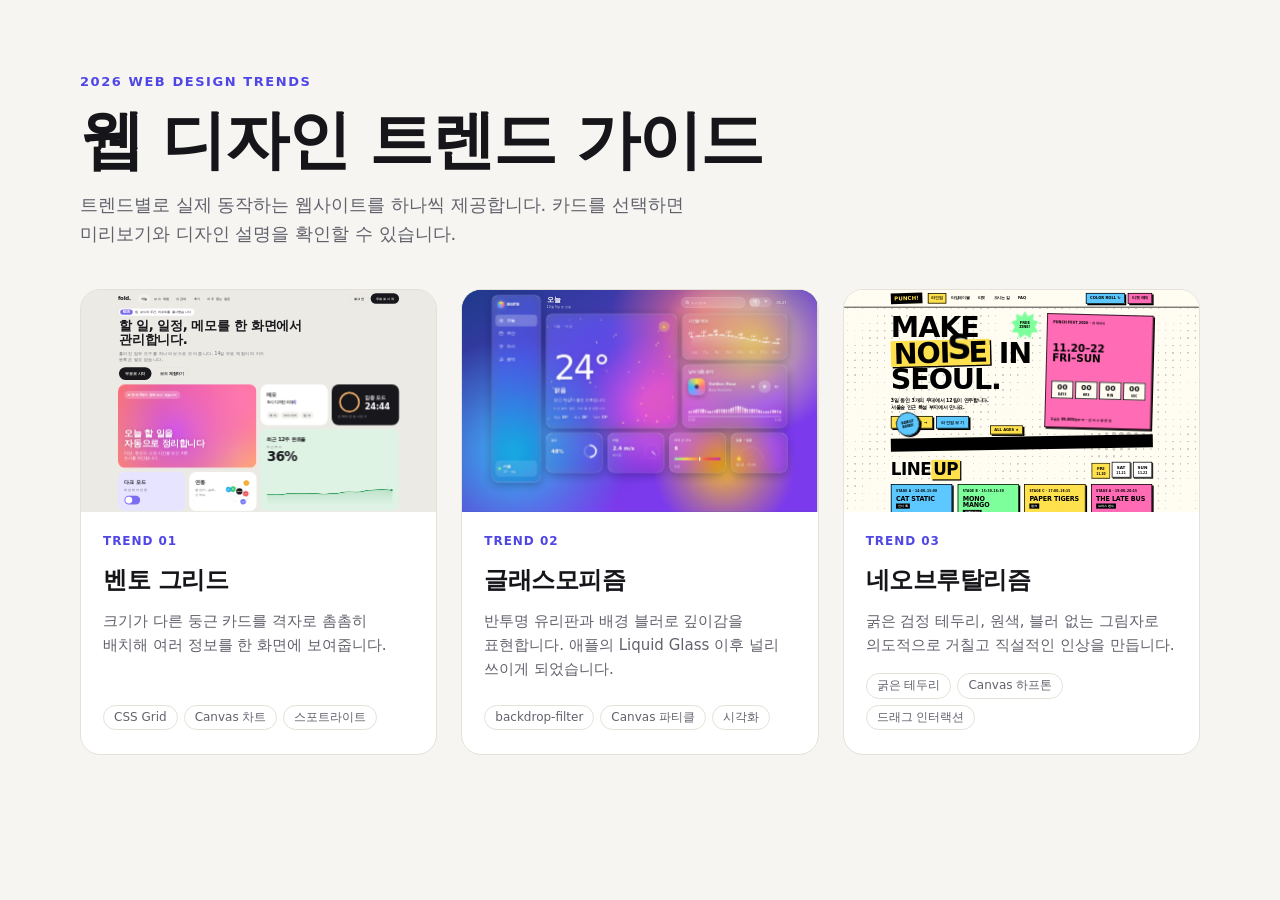
<file: index.html>
<!doctype html>
<html lang="ko">
<head>
  <meta charset="utf-8">
  <meta name="viewport" content="width=device-width, initial-scale=1">
  <title>웹 디자인 가이드 · 트렌드별 데모</title>
  <meta name="description" content="최신 웹 디자인 트렌드 3가지를 트렌드별 데모 웹사이트로 소개하는 가이드입니다.">
  <link rel="stylesheet" href="assets/guide.css">
</head>
<body>
  <header class="top">
    <div class="wrap">
      <p class="eyebrow">2026 Web Design Trends</p>
      <h1>웹 디자인 트렌드 가이드</h1>
      <p class="lead">트렌드별로 실제 동작하는 웹사이트를 하나씩 제공합니다. 카드를 선택하면 미리보기와 디자인 설명을 확인할 수 있습니다.</p>
    </div>
  </header>

  <main class="wrap">
    <section id="cards" class="cards" aria-label="디자인 트렌드 목록"></section>
  </main>

  <dialog id="detail" class="detail" aria-label="트렌드 상세">
    <div class="sheet">
      <button class="d-close" id="d-close" aria-label="닫기">✕</button>
      <div class="hero-prev" data-fit>
        <iframe id="d-frame" title="데모 미리보기" tabindex="-1"></iframe>
        <div class="hero-fade"></div>
        <div class="hero-cap" id="d-cap"></div>
      </div>
      <div class="d-body" id="d-body"></div>
    </div>
  </dialog>

  <dialog id="viewer" class="viewer" aria-label="데모 보기">
    <div class="viewer-bar">
      <strong id="v-title"></strong>
      <div class="seg" role="group" aria-label="화면 크기">
        <button data-w="100%" class="on">데스크톱</button>
        <button data-w="768px">태블릿</button>
        <button data-w="390px">모바일</button>
      </div>
      <a id="v-open" target="_blank" rel="noopener">새 탭으로 열기 ↗</a>
      <button id="v-close" aria-label="닫기">닫기 ✕</button>
    </div>
    <div class="viewer-body">
      <aside id="v-info"></aside>
      <div class="stage"><iframe id="v-frame" title="데모 미리보기"></iframe></div>
    </div>
  </dialog>

  <script src="assets/guide.js"></script>
</body>
</html>
</file>
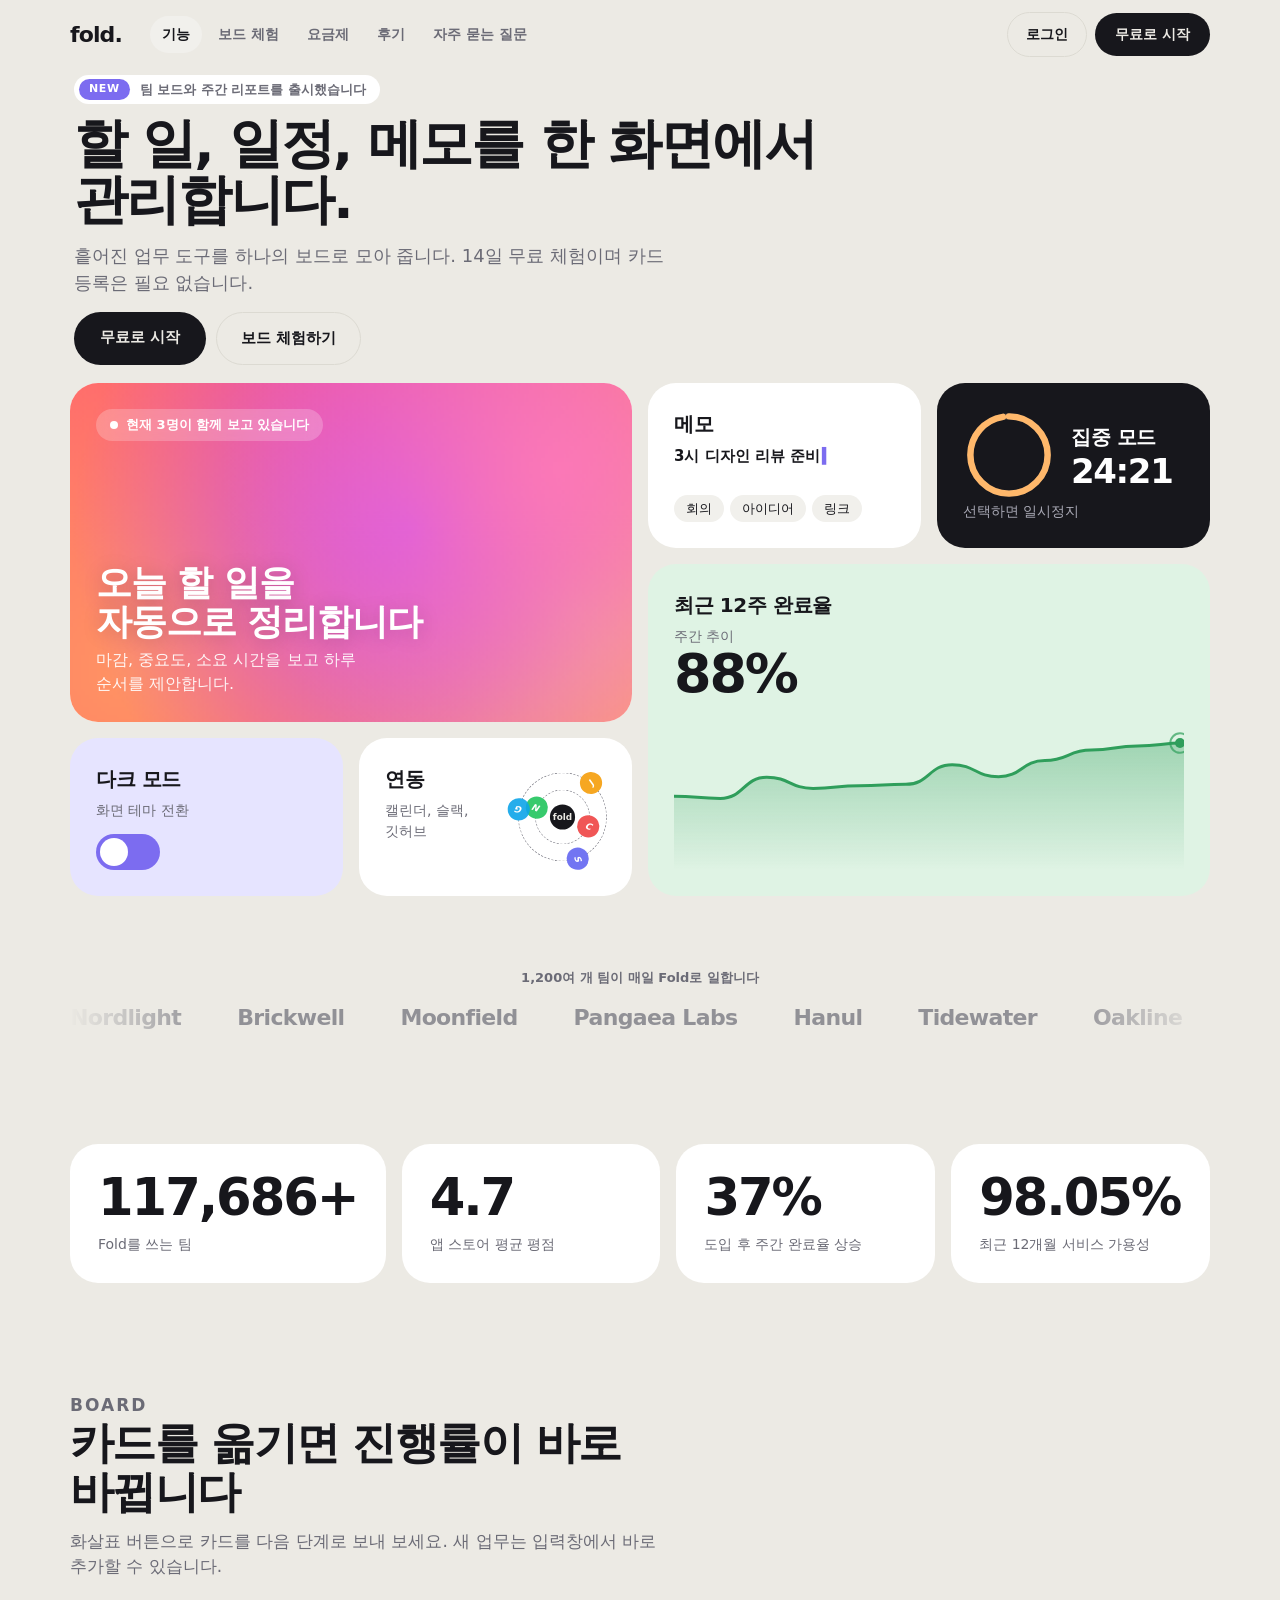
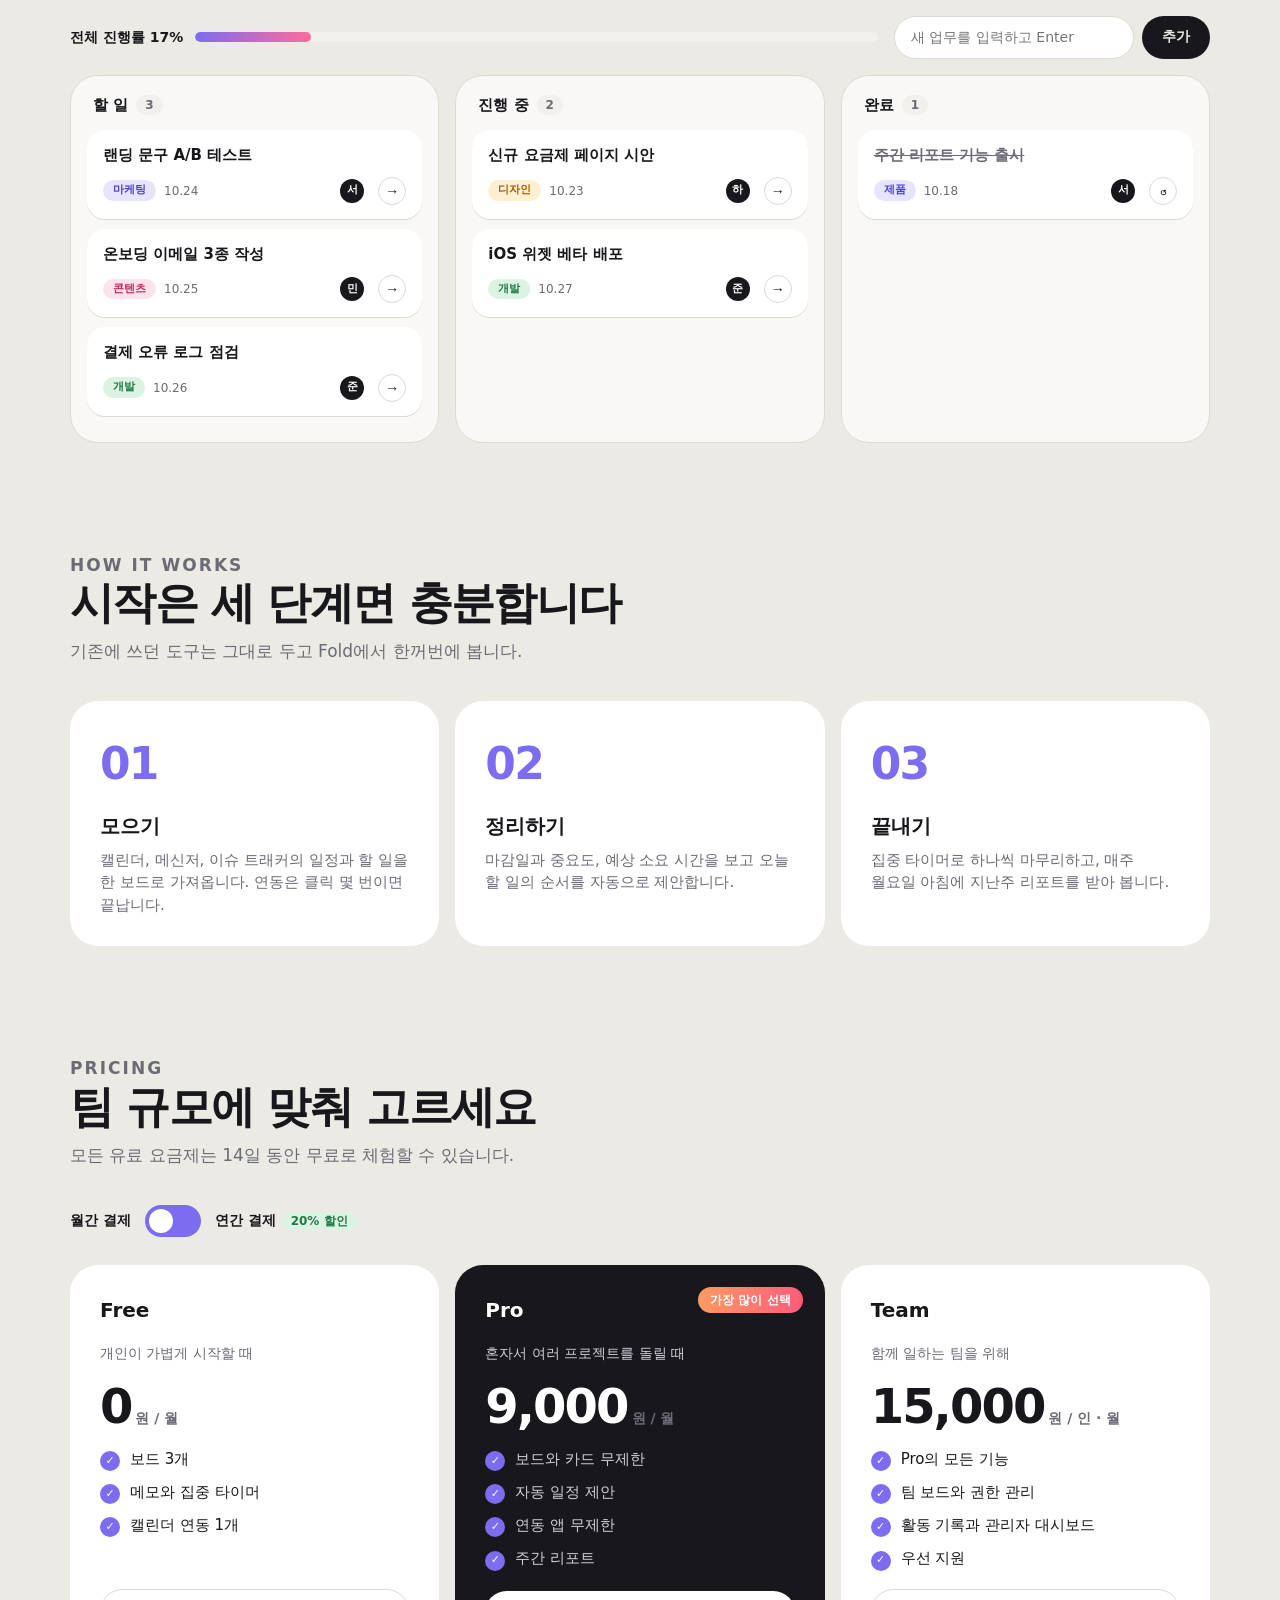
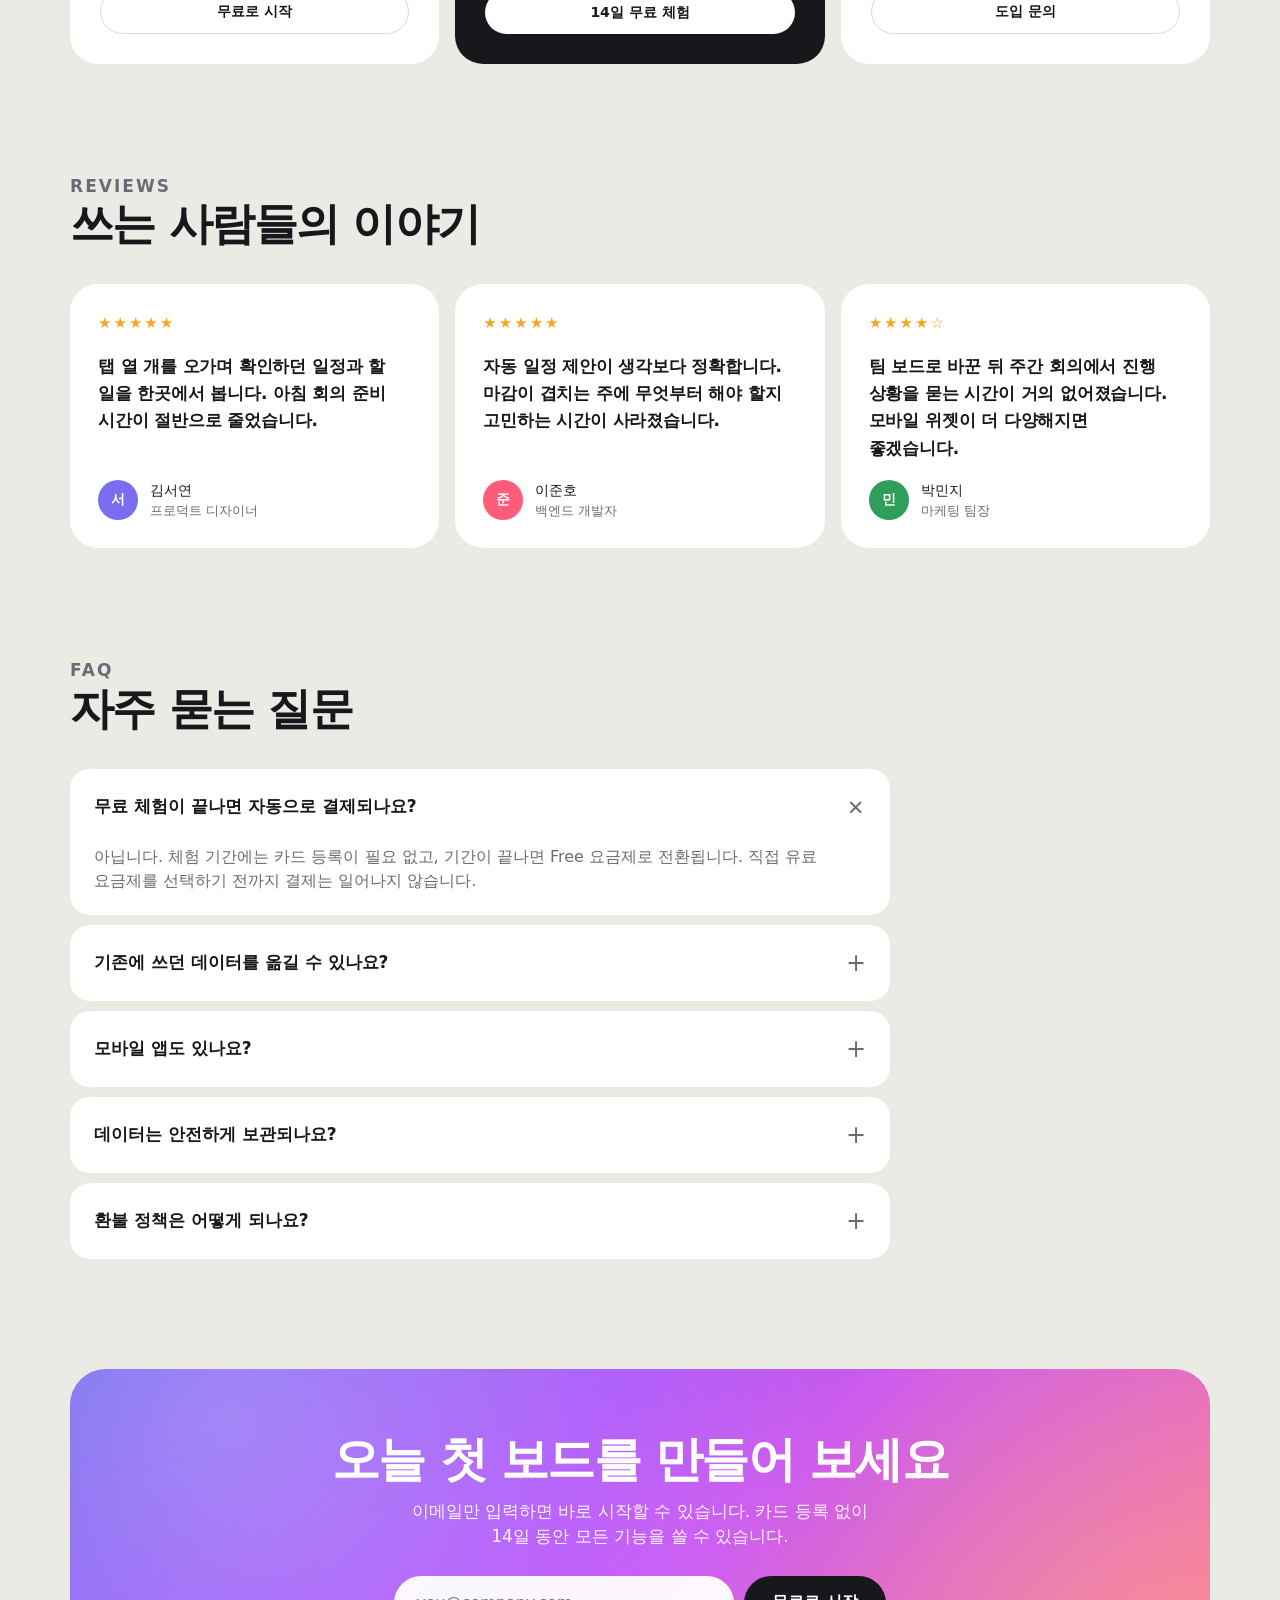
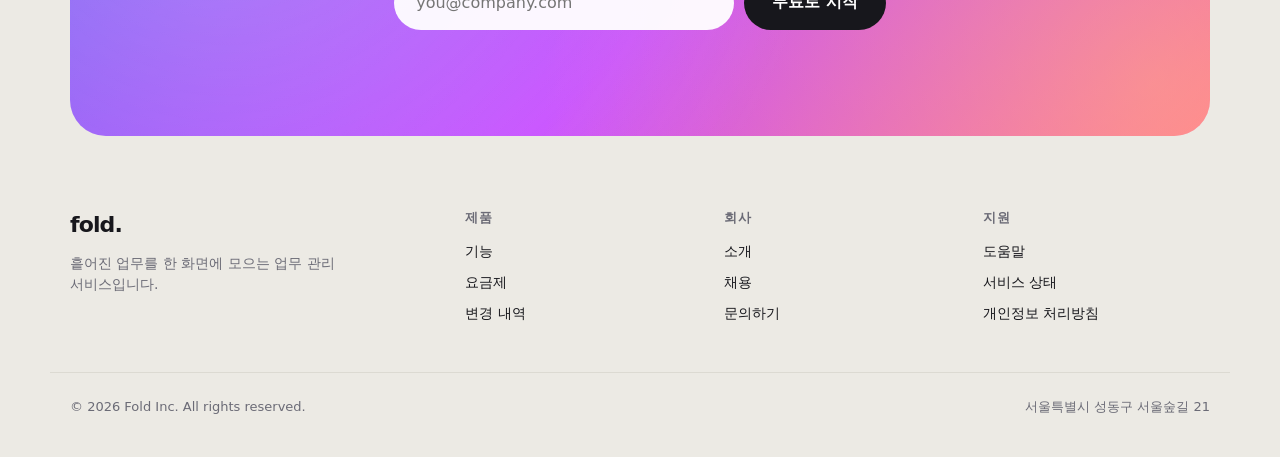
<file: demos/bento/index.html>
<!doctype html>
<html lang="ko">
<head>
<meta charset="utf-8">
<meta name="viewport" content="width=device-width, initial-scale=1">
<title>Fold · 흩어진 업무를 한 화면에</title>
<style>
  :root { --bg:#eceae4; --card:#fff; --fg:#17171c; --muted:#6b6b76; --chip:#f1f0ec; --tint-g:#dff3e4; --tint-v:#e6e4ff; --dark-tile:#17171c; --spot:rgba(255,255,255,.7); --line:#dcdad2; --r:28px; --gap:16px; }
  body.dark { --bg:#0e0e12; --card:#1b1b22; --fg:#f4f3ee; --muted:#9a9aa6; --chip:#2a2a33; --tint-g:#14301f; --tint-v:#241f4a; --dark-tile:#000; --spot:rgba(255,255,255,.12); --line:#2c2c36; }
  * { box-sizing:border-box; }
  body { word-break: keep-all; overflow-wrap: break-word; }
  html.paused *, html.paused *::before, html.paused *::after { animation-play-state:paused !important; }
  body { margin:0; background:var(--bg); color:var(--fg); font:16px/1.5 system-ui,-apple-system,"Apple SD Gothic Neo","Noto Sans KR",sans-serif; transition:background .5s, color .5s; }
  html { scroll-padding-top:84px; }
  a { color:inherit; }
  .page { max-width:1180px; margin:0 auto; padding:0 20px; }
  /* 상단 내비게이션: 스크롤하면 배경이 생긴다 */
  .site-nav { position:sticky; top:0; z-index:30; transition:background .3s, box-shadow .3s; }
  .site-nav.stuck { background:color-mix(in srgb, var(--bg) 82%, transparent); backdrop-filter:blur(14px); box-shadow:0 1px 0 var(--line); }
  .nav-in { max-width:1180px; margin:0 auto; padding:12px 20px; display:flex; align-items:center; gap:28px; }
  .logo { font-weight:800; font-size:22px; letter-spacing:-.04em; text-decoration:none; }
  .links { display:flex; gap:4px; margin-right:auto; }
  .links a { text-decoration:none; font-size:14px; font-weight:600; color:var(--muted); padding:8px 12px; border-radius:99px; transition:color .2s, background .2s; }
  .links a:hover, .links a.on { color:var(--fg); background:var(--chip); }
  .nav-cta { display:flex; align-items:center; gap:8px; }
  .btn { display:inline-block; background:var(--fg); color:var(--bg); text-decoration:none; padding:11px 20px; border-radius:99px; font-size:14px; font-weight:700; border:0; cursor:pointer; font-family:inherit; transition:transform .15s, opacity .2s; }
  .btn:hover { transform:translateY(-2px); } .btn.lg { padding:14px 26px; font-size:15px; }
  .ghost { display:inline-block; text-decoration:none; padding:11px 18px; border-radius:99px; font-size:14px; font-weight:700; border:1px solid var(--line); background:transparent; color:var(--fg); cursor:pointer; font-family:inherit; transition:background .2s; }
  .ghost:hover { background:var(--chip); } .ghost.lg { padding:14px 24px; font-size:15px; }
  .hero { max-width:900px; padding:6px 4px 18px; }
  .badge { display:inline-flex; align-items:center; gap:10px; margin:0 0 12px; padding:4px 14px 4px 5px; border-radius:99px; background:var(--card); font-size:13px; font-weight:600; color:var(--muted); }
  .badge b { background:#7c6cf0; color:#fff; border-radius:99px; padding:2px 10px; font-size:11px; letter-spacing:.06em; }
  .hero .cta { display:flex; gap:10px; margin-top:16px; flex-wrap:wrap; }
  .hero h1 { margin:0 0 14px; font-size:clamp(34px,4.2vw,54px); line-height:1.05; letter-spacing:-.04em; }
  .hero h1 .w { display:inline-block; animation:wordIn .8s cubic-bezier(.2,.9,.2,1) backwards; animation-delay:calc(var(--i)*70ms); }
  @keyframes wordIn { from { opacity:0; transform:translateY(.6em) rotate(3deg); filter:blur(8px); } }
  .hero .sub { margin:0; color:var(--muted); font-size:18px; max-width:56ch; animation:wordIn .9s .6s backwards; }

  .bento { display:grid; gap:var(--gap); grid-template-columns:repeat(4,1fr); grid-auto-rows:minmax(158px,auto);
    grid-template-areas:"a a b c" "a a d d" "e f d d"; }
  .tile { background:var(--card); border-radius:var(--r); padding:26px; position:relative; overflow:hidden; isolation:isolate; display:flex; flex-direction:column; justify-content:space-between;
    transition:transform .25s ease, background .5s; will-change:transform; animation:rise .8s cubic-bezier(.2,.9,.2,1) backwards; animation-delay:calc(.3s + var(--i)*90ms); }
  @keyframes rise { from { opacity:0; transform:translateY(40px) scale(.94); } }
  /* 마우스를 따라다니는 스포트라이트 */
  .tile::before { content:""; position:absolute; inset:0; z-index:1; pointer-events:none; opacity:0; transition:opacity .3s;
    background:radial-gradient(320px circle at var(--mx,50%) var(--my,50%), var(--spot), transparent 65%); }
  .tile:hover::before { opacity:1; }
  .tile > :not(canvas) { position:relative; z-index:2; }
  canvas.bg { position:absolute; inset:0; width:100%; height:100%; z-index:0; }
  .tile h3 { margin:0 0 6px; font-size:20px; letter-spacing:-.02em; }
  .tile p { margin:0; color:var(--muted); font-size:14px; }
  .a { grid-area:a; color:#fff; } .a h3 { font-size:36px; line-height:1.08; letter-spacing:-.03em; text-shadow:0 2px 20px rgba(0,0,0,.18); }
  .a p { color:rgba(255,255,255,.92); font-size:16px; max-width:30ch; }
  .a .live { display:inline-flex; align-items:center; gap:8px; align-self:flex-start; background:rgba(255,255,255,.22); backdrop-filter:blur(8px); padding:6px 14px; border-radius:99px; font-size:13px; font-weight:600; }
  .live i { width:8px; height:8px; border-radius:50%; background:#fff; animation:pulse 1.4s infinite; }
  @keyframes pulse { 50% { transform:scale(1.9); opacity:.2; } }
  .b { grid-area:b; } .c { grid-area:c; background:var(--dark-tile); color:#fff; } .c p { color:#a9a9b5; }
  .d { grid-area:d; background:var(--tint-g); } .e { grid-area:e; background:var(--tint-v); } .f { grid-area:f; }
  .big { font-size:54px; font-weight:800; letter-spacing:-.04em; line-height:1; font-variant-numeric:tabular-nums; }
  .typing { min-height:44px; font-size:15px; font-weight:600; }
  .typing::after { content:"▍"; margin-left:2px; animation:blink 1s steps(1) infinite; color:#7c6cf0; }
  @keyframes blink { 50% { opacity:0; } }
  .chips { display:flex; flex-wrap:wrap; gap:6px; }
  .chips span { background:var(--chip); border-radius:99px; padding:4px 12px; font-size:13px; animation:bob 3.4s ease-in-out infinite; animation-delay:calc(var(--i)*-.8s); }
  @keyframes bob { 50% { transform:translateY(-4px); } }
  /* 타이머 링 */
  .timer { display:flex; align-items:center; gap:16px; cursor:pointer; background:none; border:0; padding:0; color:inherit; font:inherit; text-align:left; }
  .ring { width:92px; height:92px; flex:none; transform:rotate(-90deg); }
  .ring circle { fill:none; stroke-width:7; } .ring .tr { stroke:rgba(255,255,255,.14); } .ring .pr { stroke:#ffb86b; stroke-linecap:round; }
  .timer .big { font-size:34px; }
  /* 차트 */
  .chartwrap { position:relative; flex:1; min-height:150px; margin-top:8px; }
  .chartwrap canvas { position:absolute; inset:0; width:100%; height:100%; }
  /* 다크 모드 스위치 */
  .sw { width:64px; height:36px; border-radius:99px; border:0; background:#7c6cf0; position:relative; cursor:pointer; transition:background .3s; }
  .sw::after { content:""; position:absolute; top:4px; left:4px; width:28px; height:28px; border-radius:50%; background:#fff; transition:transform .45s cubic-bezier(.3,1.6,.5,1); }
  body.dark .sw::after { transform:translateX(28px); } body.dark .sw { background:#3d3a66; }
  /* 연동 궤도 */
  .orbit { position:absolute !important; right:14px; top:50%; width:150px; height:150px; margin-top:-75px; z-index:1 !important; }
  .tile.f { container-type:inline-size; }
  /* 카드가 좁으면 궤도를 줄여 왼쪽 글자와 겹치지 않게 한다 */
  @container (max-width:260px) { .orbit { transform:scale(.74); transform-origin:right center; } }
  .orbit .core { position:absolute; inset:0; margin:auto; width:34px; height:34px; border-radius:50%; background:var(--fg); color:var(--bg); display:grid; place-items:center; font-weight:800; font-size:12px; }
  .orbit .rg { position:absolute; inset:0; margin:auto; width:var(--d); height:var(--d); border:1px dashed var(--muted); border-radius:50%; opacity:.9; animation:spin var(--s) linear infinite; }
  .orbit .rg i { position:absolute; top:50%; left:50%; width:30px; height:30px; margin:-15px; transform:rotate(var(--a)) translateX(calc(var(--d)/2)); }
  .orbit .rg b { display:grid; place-items:center; width:30px; height:30px; border-radius:50%; background:var(--c); color:#fff; font-size:12px; animation:unspin var(--s) linear infinite; }
  @keyframes spin { to { transform:rotate(360deg); } }
  @keyframes unspin { from { transform:rotate(calc(var(--a)*-1)); } to { transform:rotate(calc(var(--a)*-1 - 360deg)); } }


  /* ---------- 아래 섹션들 ---------- */
  .rv { opacity:0; transform:translateY(28px); transition:opacity .7s ease, transform .7s cubic-bezier(.2,.9,.2,1); }
  .rv.in { opacity:1; transform:none; }
  .sec { max-width:1180px; margin:0 auto; padding:110px 20px 0; }
  .sec-head { max-width:640px; margin-bottom:36px; }
  .eyebrow { margin:0 0 10px; font-size:13px; font-weight:800; letter-spacing:.12em; text-transform:uppercase; color:#7c6cf0; }
  .sec h2 { margin:0 0 12px; font-size:clamp(28px,3.6vw,44px); line-height:1.12; letter-spacing:-.035em; }
  .sec-head p { margin:0; color:var(--muted); font-size:17px; }
  .logos { max-width:1180px; margin:72px auto 0; padding:0 20px; }
  .logos p { margin:0 0 14px; text-align:center; font-size:13px; color:var(--muted); font-weight:600; }
  .logo-track { overflow:hidden; mask-image:linear-gradient(90deg, transparent, #000 12%, #000 88%, transparent); }
  .logo-row { display:flex; gap:56px; width:max-content; animation:logos 32s linear infinite; }
  .logo-row span { font-size:22px; font-weight:800; letter-spacing:-.03em; color:var(--muted); opacity:.7; white-space:nowrap; }
  @keyframes logos { to { transform:translateX(-50%); } }
  .stats { display:grid; grid-template-columns:repeat(4,1fr); gap:var(--gap); }
  .stat { background:var(--card); border-radius:var(--r); padding:28px; }
  .stat b { display:block; font-size:clamp(34px,4vw,52px); font-weight:800; letter-spacing:-.04em; line-height:1; font-variant-numeric:tabular-nums; }
  .stat span { display:block; margin-top:10px; color:var(--muted); font-size:14px; }

  /* 칸반 */
  .board-top { display:flex; align-items:center; gap:16px; flex-wrap:wrap; margin-bottom:16px; }
  .progress { flex:1; min-width:200px; display:flex; align-items:center; gap:12px; font-size:14px; font-weight:700; }
  .progress i { flex:1; height:10px; border-radius:99px; background:var(--chip); overflow:hidden; display:block; }
  .progress i b { display:block; height:100%; width:0; background:linear-gradient(90deg,#7c6cf0,#ff6b9d); border-radius:99px; transition:width .6s cubic-bezier(.2,.9,.2,1); }
  .add { display:flex; gap:8px; } .add input { font:inherit; font-size:14px; padding:10px 16px; border-radius:99px; border:1px solid var(--line); background:var(--card); color:var(--fg); min-width:240px; }
  .add input:focus { outline:2px solid #7c6cf0; outline-offset:1px; }
  .cols { display:grid; grid-template-columns:repeat(3,1fr); gap:var(--gap); }
  .col { background:color-mix(in srgb, var(--card) 70%, transparent); border:1px solid var(--line); border-radius:var(--r); padding:16px; min-height:320px; }
  .col h3 { margin:2px 6px 14px; font-size:15px; display:flex; align-items:center; gap:8px; } .col h3 em { font-style:normal; background:var(--chip); border-radius:99px; padding:1px 9px; font-size:12px; color:var(--muted); }
  .kc { background:var(--card); border-radius:18px; padding:14px 16px; margin-bottom:10px; box-shadow:0 1px 0 var(--line); animation:cardIn .5s cubic-bezier(.2,1.2,.4,1); }
  @keyframes cardIn { from { opacity:0; transform:translateY(-14px) scale(.96); } }
  .kc p { margin:0 0 10px; font-weight:700; font-size:15px; }
  .kc .meta { display:flex; align-items:center; gap:8px; font-size:12px; color:var(--muted); }
  .tag { padding:2px 10px; border-radius:99px; font-weight:700; font-size:11px; background:var(--chip); color:var(--fg); }
  .tag.t0 { background:#e6e4ff; color:#4b3fd4; } .tag.t1 { background:#ffe3ec; color:#c0265a; } .tag.t2 { background:#dcf3e4; color:#1f7a46; } .tag.t3 { background:#fff0d1; color:#9a6200; }
  .av { width:24px; height:24px; border-radius:50%; background:#17171c; color:#fff; display:grid; place-items:center; font-size:11px; font-weight:800; margin-left:auto; }
  .mv { margin-left:6px; width:28px; height:28px; border-radius:50%; border:1px solid var(--line); background:transparent; color:var(--fg); cursor:pointer; font-size:14px; transition:background .2s, transform .2s; }
  .mv:hover { background:var(--fg); color:var(--bg); transform:scale(1.1); }
  .col.done .kc p { text-decoration:line-through; text-decoration-color:var(--muted); color:var(--muted); }
  .steps { display:grid; grid-template-columns:repeat(3,1fr); gap:var(--gap); counter-reset:s; }
  .step { background:var(--card); border-radius:var(--r); padding:30px; position:relative; }
  .step::before { counter-increment:s; content:"0" counter(s); display:block; font-size:44px; font-weight:800; letter-spacing:-.04em; color:#7c6cf0; margin-bottom:14px; }
  .step h3 { margin:0 0 8px; font-size:20px; } .step p { margin:0; color:var(--muted); font-size:15px; }

  /* 요금제 */
  .bill { display:inline-flex; align-items:center; gap:14px; margin-bottom:28px; font-weight:700; font-size:14px; }
  .bill .sw { width:56px; height:32px; } .bill .sw::after { width:24px; height:24px; }
  .bill.yearly .sw::after { transform:translateX(24px); }
  .bill small { background:#dcf3e4; color:#1f7a46; border-radius:99px; padding:2px 10px; font-size:12px; }
  .plans { display:grid; grid-template-columns:repeat(3,1fr); gap:var(--gap); align-items:stretch; }
  .plan { background:var(--card); border-radius:var(--r); padding:30px; display:flex; flex-direction:column; gap:18px; position:relative; transition:transform .25s; }
  .plan:hover { transform:translateY(-4px); }
  .plan.pro { background:var(--dark-tile); color:#fff; } .plan.pro .muted, .plan.pro li { color:#cfcfd8; }
  .plan .pop { position:absolute; top:22px; right:22px; background:linear-gradient(90deg,#ff9a62,#ff5c7a); color:#fff; border-radius:99px; padding:4px 12px; font-size:12px; font-weight:800; }
  .plan h3 { margin:0; font-size:20px; } .muted { margin:0; color:var(--muted); font-size:14px; }
  .price { font-size:48px; font-weight:800; letter-spacing:-.04em; line-height:1; font-variant-numeric:tabular-nums; } .price small { font-size:14px; font-weight:600; color:var(--muted); letter-spacing:0; margin-left:4px; }
  .plan ul { margin:0; padding:0; list-style:none; display:grid; gap:10px; font-size:15px; }
  .plan li::before { content:"✓"; display:inline-grid; place-items:center; width:20px; height:20px; border-radius:50%; background:#7c6cf0; color:#fff; font-size:11px; margin-right:10px; }
  .plan .btn, .plan .ghost { margin-top:auto; text-align:center; } .plan.pro .btn { background:#fff; color:#17171c; }

  /* 후기 */
  .quotes { display:grid; grid-template-columns:repeat(3,1fr); gap:var(--gap); }
  .quote { background:var(--card); border-radius:var(--r); padding:28px; display:flex; flex-direction:column; gap:18px; margin:0; }
  .stars { color:#f5a623; letter-spacing:2px; font-size:15px; }
  .quote p { margin:0; font-size:17px; line-height:1.6; font-weight:600; letter-spacing:-.01em; }
  .quote footer { display:flex; align-items:center; gap:12px; margin-top:auto; font-size:14px; }
  .quote footer i { width:40px; height:40px; border-radius:50%; display:grid; place-items:center; color:#fff; font-style:normal; font-weight:800; background:var(--c); }
  .quote footer span { color:var(--muted); display:block; font-size:13px; }

  /* FAQ */
  .faq { max-width:820px; display:grid; gap:10px; }
  .faq details { background:var(--card); border-radius:20px; padding:0 24px; }
  .faq summary { cursor:pointer; list-style:none; padding:20px 0; font-weight:700; font-size:17px; display:flex; justify-content:space-between; align-items:center; gap:16px; }
  .faq summary::-webkit-details-marker { display:none; }
  .faq summary::after { content:"+"; font-size:24px; font-weight:400; color:var(--muted); transition:transform .3s; flex:none; }
  .faq details[open] summary::after { transform:rotate(45deg); }
  .faq details p { margin:0; padding:0 0 22px; color:var(--muted); font-size:16px; animation:fadeDown .35s ease; }
  @keyframes fadeDown { from { opacity:0; transform:translateY(-6px); } }

  /* 마지막 CTA, 푸터 */
  .final { position:relative; overflow:hidden; border-radius:36px; padding:64px 32px; text-align:center; color:#fff; background:linear-gradient(135deg,#6a5cf0,#c64bff 55%,#ff6b9d); isolation:isolate; }
  .final::before { content:""; position:absolute; inset:-40%; z-index:-1; background:radial-gradient(circle at 30% 30%, rgba(255,255,255,.28), transparent 40%), radial-gradient(circle at 75% 70%, rgba(255,206,110,.4), transparent 38%); animation:drift 14s ease-in-out infinite alternate; }
  @keyframes drift { to { transform:translate(8%, 6%) scale(1.08); } }
  .final h2 { margin:0 0 12px; font-size:clamp(28px,4vw,48px); letter-spacing:-.035em; } .final p { margin:0 auto 26px; max-width:46ch; opacity:.92; font-size:17px; }
  .signup { display:flex; gap:10px; justify-content:center; flex-wrap:wrap; }
  .signup input { font:inherit; font-size:16px; padding:15px 22px; border-radius:99px; border:0; min-width:min(340px,100%); background:rgba(255,255,255,.95); color:#17171c; }
  .signup input:focus { outline:3px solid rgba(255,255,255,.55); outline-offset:2px; }
  .signup .btn { background:#17171c; color:#fff; padding:15px 28px; font-size:16px; }
  .signup-msg { min-height:26px; margin-top:16px; font-weight:700; }
  .foot { max-width:1180px; margin:0 auto; padding:72px 20px 48px; display:grid; grid-template-columns:1.6fr repeat(3,1fr); gap:32px; }
  .foot h4 { margin:0 0 14px; font-size:13px; color:var(--muted); letter-spacing:.06em; }
  .foot ul { list-style:none; margin:0; padding:0; display:grid; gap:10px; font-size:14px; } .foot a { text-decoration:none; color:var(--fg); } .foot a:hover { text-decoration:underline; }
  .foot .about p { color:var(--muted); font-size:14px; margin:12px 0 0; max-width:30ch; }
  .copy { max-width:1180px; margin:0 auto; padding:0 20px 40px; color:var(--muted); font-size:13px; display:flex; justify-content:space-between; gap:12px; flex-wrap:wrap; border-top:1px solid var(--line); padding-top:24px; }

  @media (max-width:980px) { .links { display:none; } .stats { grid-template-columns:repeat(2,1fr); } .plans, .quotes, .steps, .cols { grid-template-columns:1fr; } .foot { grid-template-columns:1fr 1fr; } }
  @media (max-width:560px) { .nav-cta .ghost { display:none; } .add input { min-width:0; width:100%; } .add { width:100%; } .foot { grid-template-columns:1fr; } }

  @media (max-width:860px) { .bento { grid-template-columns:repeat(2,1fr); grid-template-areas:"a a" "b c" "d d" "e f"; } }
  @media (max-width:480px) { .bento { grid-template-columns:1fr; grid-template-areas:"a" "b" "c" "d" "e" "f"; } }
  @media (prefers-reduced-motion:reduce) { *, *::before { animation:none !important; transition:none !important; } }
</style>
</head>
<body>
<header class="site-nav" id="top">
  <div class="nav-in">
    <a class="logo" href="#top">fold.</a>
    <nav class="links" aria-label="주요 메뉴"><a href="#features">기능</a><a href="#board">보드 체험</a><a href="#pricing">요금제</a><a href="#reviews">후기</a><a href="#faq">자주 묻는 질문</a></nav>
    <div class="nav-cta"><a class="ghost" href="#start">로그인</a><a class="btn" href="#start">무료로 시작</a></div>
  </div>
</header>

<div class="page">
  <section class="hero">
    <p class="badge"><b>NEW</b>팀 보드와 주간 리포트를 출시했습니다</p>
    <h1 id="h1">할 일, 일정, 메모를 한 화면에서 관리합니다.</h1>
    <p class="sub">흩어진 업무 도구를 하나의 보드로 모아 줍니다. 14일 무료 체험이며 카드 등록은 필요 없습니다.</p>
    <div class="cta"><a class="btn lg" href="#start">무료로 시작</a><a class="ghost lg" href="#board">보드 체험하기</a></div>
  </section>

  <section class="bento" id="features" aria-label="주요 기능">
    <article class="tile a" style="--i:0"><canvas class="bg" id="mesh"></canvas>
      <span class="live"><i></i>현재 3명이 함께 보고 있습니다</span>
      <div><h3>오늘 할 일을<br>자동으로 정리합니다</h3><p>마감, 중요도, 소요 시간을 보고 하루 순서를 제안합니다.</p></div></article>
    <article class="tile b" style="--i:1"><div><h3>메모</h3><div class="typing" id="typing"></div></div>
      <div class="chips"><span style="--i:0">회의</span><span style="--i:1">아이디어</span><span style="--i:2">링크</span></div></article>
    <article class="tile c" style="--i:2"><button class="timer" id="timer" aria-label="집중 타이머 시작 또는 일시정지">
      <svg class="ring" viewBox="0 0 100 100" aria-hidden="true"><circle class="tr" cx="50" cy="50" r="42"/><circle class="pr" id="pr" cx="50" cy="50" r="42"/></svg>
      <div><h3 style="margin-bottom:2px">집중 모드</h3><div class="big" id="clock">25:00</div></div></button>
      <p id="tp">선택하면 일시정지</p></article>
    <article class="tile d" style="--i:3"><div><h3>최근 12주 완료율</h3><p>주간 추이</p></div>
      <div class="big" id="pct">0%</div><div class="chartwrap"><canvas id="chart"></canvas></div></article>
    <article class="tile e" style="--i:4"><div><h3>다크 모드</h3><p>화면 테마 전환</p></div>
      <button class="sw" id="sw" role="switch" aria-checked="false" aria-label="다크 모드"></button></article>
    <article class="tile f" style="--i:5"><div><h3>연동</h3><p>캘린더, 슬랙,<br>깃허브</p></div>
      <div class="orbit" aria-hidden="true"><div class="core">fold</div>
        <div class="rg" style="--d:74px;--s:12s"><i style="--a:20deg"><b style="--c:#ef4444;--a:20deg">C</b></i><i style="--a:200deg"><b style="--c:#22c55e;--a:200deg">N</b></i></div>
        <div class="rg" style="--d:120px;--s:20s;animation-direction:reverse"><i style="--a:70deg"><b style="--c:#6366f1;--a:70deg">S</b></i><i style="--a:190deg"><b style="--c:#0ea5e9;--a:190deg">G</b></i><i style="--a:310deg"><b style="--c:#f59e0b;--a:310deg">J</b></i></div></div></article>
  </section>

</div>

<div class="logos rv"><p>1,200여 개 팀이 매일 Fold로 일합니다</p>
  <div class="logo-track" aria-hidden="true"><div class="logo-row">
    <span>Nordlight</span><span>Brickwell</span><span>Moonfield</span><span>Pangaea Labs</span><span>Hanul</span><span>Tidewater</span><span>Oakline</span><span>Studio Mere</span>
    <span>Nordlight</span><span>Brickwell</span><span>Moonfield</span><span>Pangaea Labs</span><span>Hanul</span><span>Tidewater</span><span>Oakline</span><span>Studio Mere</span>
  </div></div></div>

<section class="sec rv" aria-label="서비스 지표"><div class="stats">
  <div class="stat"><b data-n="120000" data-suffix="+">0</b><span>Fold를 쓰는 팀</span></div>
  <div class="stat"><b data-n="4.8" data-dec="1">0</b><span>앱 스토어 평균 평점</span></div>
  <div class="stat"><b data-n="38" data-suffix="%">0</b><span>도입 후 주간 완료율 상승</span></div>
  <div class="stat"><b data-n="99.98" data-dec="2" data-suffix="%">0</b><span>최근 12개월 서비스 가용성</span></div>
</div></section>

<section class="sec rv" id="board">
  <div class="sec-head"><p class="eyebrow">Board</p><h2>카드를 옮기면 진행률이 바로 바뀝니다</h2><p>화살표 버튼으로 카드를 다음 단계로 보내 보세요. 새 업무는 입력창에서 바로 추가할 수 있습니다.</p></div>
  <div class="board-top">
    <div class="progress"><span>전체 진행률 <span id="pg">0%</span></span><i><b id="pgbar"></b></i></div>
    <form class="add" id="addForm"><input id="addInput" placeholder="새 업무를 입력하고 Enter" aria-label="새 업무" maxlength="40"><button class="btn" type="submit">추가</button></form>
  </div>
  <div class="cols" id="cols"></div>
</section>

<section class="sec rv" id="how">
  <div class="sec-head"><p class="eyebrow">How it works</p><h2>시작은 세 단계면 충분합니다</h2><p>기존에 쓰던 도구는 그대로 두고 Fold에서 한꺼번에 봅니다.</p></div>
  <div class="steps">
    <div class="step"><h3>모으기</h3><p>캘린더, 메신저, 이슈 트래커의 일정과 할 일을 한 보드로 가져옵니다. 연동은 클릭 몇 번이면 끝납니다.</p></div>
    <div class="step"><h3>정리하기</h3><p>마감일과 중요도, 예상 소요 시간을 보고 오늘 할 일의 순서를 자동으로 제안합니다.</p></div>
    <div class="step"><h3>끝내기</h3><p>집중 타이머로 하나씩 마무리하고, 매주 월요일 아침에 지난주 리포트를 받아 봅니다.</p></div>
  </div>
</section>

<section class="sec rv" id="pricing">
  <div class="sec-head"><p class="eyebrow">Pricing</p><h2>팀 규모에 맞춰 고르세요</h2><p>모든 유료 요금제는 14일 동안 무료로 체험할 수 있습니다.</p></div>
  <div class="bill" id="bill"><span>월간 결제</span><button class="sw" id="billSw" role="switch" aria-checked="false" aria-label="연간 결제로 전환"></button><span>연간 결제 <small>20% 할인</small></span></div>
  <div class="plans">
    <article class="plan"><h3>Free</h3><p class="muted">개인이 가볍게 시작할 때</p><div class="price"><span data-m="0" data-y="0">0</span><small>원 / 월</small></div>
      <ul><li>보드 3개</li><li>메모와 집중 타이머</li><li>캘린더 연동 1개</li></ul><a class="ghost" href="#start">무료로 시작</a></article>
    <article class="plan pro"><span class="pop">가장 많이 선택</span><h3>Pro</h3><p class="muted">혼자서 여러 프로젝트를 돌릴 때</p><div class="price"><span data-m="9000" data-y="7200">9,000</span><small>원 / 월</small></div>
      <ul><li>보드와 카드 무제한</li><li>자동 일정 제안</li><li>연동 앱 무제한</li><li>주간 리포트</li></ul><a class="btn" href="#start">14일 무료 체험</a></article>
    <article class="plan"><h3>Team</h3><p class="muted">함께 일하는 팀을 위해</p><div class="price"><span data-m="15000" data-y="12000">15,000</span><small>원 / 인 · 월</small></div>
      <ul><li>Pro의 모든 기능</li><li>팀 보드와 권한 관리</li><li>활동 기록과 관리자 대시보드</li><li>우선 지원</li></ul><a class="ghost" href="#start">도입 문의</a></article>
  </div>
</section>

<section class="sec rv" id="reviews">
  <div class="sec-head"><p class="eyebrow">Reviews</p><h2>쓰는 사람들의 이야기</h2></div>
  <div class="quotes">
    <figure class="quote"><div class="stars" aria-label="별점 5점">★★★★★</div><p>탭 열 개를 오가며 확인하던 일정과 할 일을 한곳에서 봅니다. 아침 회의 준비 시간이 절반으로 줄었습니다.</p><footer><i style="--c:#7c6cf0">서</i><div>김서연<span>프로덕트 디자이너</span></div></footer></figure>
    <figure class="quote"><div class="stars" aria-label="별점 5점">★★★★★</div><p>자동 일정 제안이 생각보다 정확합니다. 마감이 겹치는 주에 무엇부터 해야 할지 고민하는 시간이 사라졌습니다.</p><footer><i style="--c:#ff5c7a">준</i><div>이준호<span>백엔드 개발자</span></div></footer></figure>
    <figure class="quote"><div class="stars" aria-label="별점 4점">★★★★☆</div><p>팀 보드로 바꾼 뒤 주간 회의에서 진행 상황을 묻는 시간이 거의 없어졌습니다. 모바일 위젯이 더 다양해지면 좋겠습니다.</p><footer><i style="--c:#2f9e5b">민</i><div>박민지<span>마케팅 팀장</span></div></footer></figure>
  </div>
</section>

<section class="sec rv" id="faq">
  <div class="sec-head"><p class="eyebrow">FAQ</p><h2>자주 묻는 질문</h2></div>
  <div class="faq">
    <details name="faq" open><summary>무료 체험이 끝나면 자동으로 결제되나요?</summary><p>아닙니다. 체험 기간에는 카드 등록이 필요 없고, 기간이 끝나면 Free 요금제로 전환됩니다. 직접 유료 요금제를 선택하기 전까지 결제는 일어나지 않습니다.</p></details>
    <details name="faq"><summary>기존에 쓰던 데이터를 옮길 수 있나요?</summary><p>CSV 파일과 주요 할 일 앱의 내보내기 파일을 가져올 수 있습니다. 가져오기는 보드 설정에서 몇 분 안에 끝나며, 원본 데이터는 그대로 유지됩니다.</p></details>
    <details name="faq"><summary>모바일 앱도 있나요?</summary><p>iOS와 Android 앱을 제공합니다. 위젯으로 오늘 할 일을 확인하고, 집중 타이머는 잠금 화면에서도 조작할 수 있습니다.</p></details>
    <details name="faq"><summary>데이터는 안전하게 보관되나요?</summary><p>모든 데이터는 전송과 저장 단계에서 암호화됩니다. 팀 요금제에서는 접근 권한과 활동 기록을 관리자 화면에서 확인할 수 있습니다.</p></details>
    <details name="faq"><summary>환불 정책은 어떻게 되나요?</summary><p>연간 결제는 결제일로부터 30일 이내에 요청하시면 전액 환불해 드립니다. 월간 결제는 다음 결제일부터 해지가 적용됩니다.</p></details>
  </div>
</section>

<section class="sec rv" id="start">
  <div class="final">
    <h2>오늘 첫 보드를 만들어 보세요</h2>
    <p>이메일만 입력하면 바로 시작할 수 있습니다. 카드 등록 없이 14일 동안 모든 기능을 쓸 수 있습니다.</p>
    <form class="signup" id="signup" novalidate><input id="email" type="email" placeholder="you@company.com" aria-label="이메일 주소" required><button class="btn" type="submit">무료로 시작</button></form>
    <div class="signup-msg" id="signupMsg" role="status" aria-live="polite"></div>
  </div>
</section>

<footer>
  <div class="foot">
    <div class="about"><a class="logo" href="#top">fold.</a><p>흩어진 업무를 한 화면에 모으는 업무 관리 서비스입니다.</p></div>
    <div><h4>제품</h4><ul><li><a href="#features">기능</a></li><li><a href="#pricing">요금제</a></li><li><a href="#">변경 내역</a></li></ul></div>
    <div><h4>회사</h4><ul><li><a href="#">소개</a></li><li><a href="#">채용</a></li><li><a href="#">문의하기</a></li></ul></div>
    <div><h4>지원</h4><ul><li><a href="#faq">도움말</a></li><li><a href="#">서비스 상태</a></li><li><a href="#">개인정보 처리방침</a></li></ul></div>
  </div>
  <div class="copy"><span>© 2026 Fold Inc. All rights reserved.</span><span>서울특별시 성동구 서울숲길 21</span></div>
</footer>

<script>
const $ = id => document.getElementById(id);
const reduce = matchMedia('(prefers-reduced-motion: reduce)').matches;
const Q = new URLSearchParams(location.search).get('thumb'), THUMB = Q !== null, STILL = Q === 'still';
const dpr = THUMB ? 1 : Math.min(devicePixelRatio || 1, 2);
let paused = false, held = false; const kicks = [], timers = [], onResume = [];
// setInterval 대신 every 를 쓰면 정지할 때 타이머가 실제로 꺼지고, 재생하면 다시 켜진다
const every = (fn, ms) => { let id = null; const start = () => { if (id === null) id = setInterval(fn, ms); }; const stop = () => { clearInterval(id); id = null; }; timers.push({ start, stop }); if (!paused) start(); };
const loop = fn => {
  if (reduce) { fn(0); return; }
  let last = 0, on = false;
  const tick = t => { if (paused) { on = false; return; } if (!THUMB || t - last >= 32) { last = t; fn(t); } requestAnimationFrame(tick); };
  const kick = () => { if (!on) { on = true; requestAnimationFrame(tick); } };
  kicks.push(kick); kick();
};
function setPaused(p) {
  paused = p; document.documentElement.classList.toggle('paused', p);
  timers.forEach(t => p ? t.stop() : t.start());
  if (!p) { kicks.forEach(k => k()); onResume.forEach(f => f()); }   // 재생하면 멈춰 있던 값(시계 등)을 즉시 맞춘다
}
// 부모 페이지(가이드)가 보내는 재생/정지 신호
addEventListener('message', e => { const d = e.data && e.data.demo; if (d === 'play') { held = true; setPaused(false); } else if (d === 'pause') { held = false; setPaused(true); } });
// 등장 애니메이션이 끝난 뒤 첫 장면에서 멈춘다
if (STILL) setTimeout(() => { if (!held) setPaused(true); }, 2500);
// k: 해상도 배율. 흐릿한 배경은 0.5로 그려도 차이가 거의 없고 비용은 1/4로 줄어든다.
const fit = (c, k = 1) => { const r = c.getBoundingClientRect(); c.width = Math.max(1, r.width * dpr * k); c.height = Math.max(1, r.height * dpr * k); return [r.width, r.height]; };


// 헤드라인을 단어 단위로 쪼개 순서대로 등장시킨다
const h1 = $('h1'); h1.innerHTML = h1.textContent.split(' ').map((w, i) => `<span class="w" style="--i:${i}">${w}</span>`).join(' ');

// 타일 공통: 스포트라이트 좌표 + 틸트
document.querySelectorAll('.tile').forEach(t => {
  let ev = null;   // 마우스 이벤트는 프레임당 한 번만 처리한다
  const apply = () => {
    const e = ev; ev = null; if (!e) return;
    const r = t.getBoundingClientRect(), x = (e.clientX - r.left) / r.width, y = (e.clientY - r.top) / r.height;
    t.style.setProperty('--mx', x * 100 + '%'); t.style.setProperty('--my', y * 100 + '%');
    if (!reduce) t.style.transform = `perspective(900px) rotateX(${(.5 - y) * 6}deg) rotateY(${(x - .5) * 8}deg) translateY(-3px)`;
  };
  t.addEventListener('pointermove', e => { if (!ev) requestAnimationFrame(apply); ev = e; });
  t.addEventListener('pointerleave', () => { ev = null; t.style.transform = ''; });
});

// A: 흐르는 그라데이션 메시 캔버스 (마우스 쪽으로 살짝 끌려온다)
const ca = $('mesh'), xa = ca.getContext('2d'); let aW, aH; const m = { x: .5, y: .5, tx: .5, ty: .5 };
const sizeA = () => [aW, aH] = fit(ca, .5); sizeA(); addEventListener('resize', sizeA);
ca.parentElement.addEventListener('pointermove', e => { const r = ca.getBoundingClientRect(); m.tx = (e.clientX - r.left) / r.width; m.ty = (e.clientY - r.top) / r.height; });
const cols = ['#ffd36e', '#ff5c7a', '#ff9a62', '#c64bff', '#ff7ab8'];
loop(t => {
  t /= 1000; m.x += (m.tx - m.x) * .06; m.y += (m.ty - m.y) * .06;
  xa.setTransform(dpr * .5, 0, 0, dpr * .5, 0, 0); xa.fillStyle = '#ff6b6b'; xa.fillRect(0, 0, aW, aH);
  cols.forEach((c, i) => {
    const x = (.5 + .4 * Math.sin(t * .7 + i * 1.7) + (m.x - .5) * .35) * aW, y = (.5 + .4 * Math.cos(t * .55 + i * 2.3) + (m.y - .5) * .35) * aH, r = Math.max(aW, aH) * .6;
    const g = xa.createRadialGradient(x, y, 0, x, y, r); g.addColorStop(0, c + 'dd'); g.addColorStop(1, c + '00'); xa.fillStyle = g; xa.fillRect(0, 0, aW, aH);
  });
});

// B: 타자 치는 메모
const lines = ['3시 디자인 리뷰 준비', '벤토 레이아웃 시안 공유', '금요일까지 견적서 보내기', '새 랜딩 문구 A/B 테스트'];
let li = 0, ci = 0, del = false, typeT = null;
(function type() {
  const s = lines[li]; $('typing').textContent = reduce ? s : s.slice(0, ci);
  if (reduce) return;
  if (!del && ci === s.length) { del = true; typeT = setTimeout(type, 1400); return; }
  if (del && ci === 0) { del = false; li = (li + 1) % lines.length; }
  ci += del ? -1 : 1; typeT = setTimeout(type, del ? 28 : 70);
  // 정지하면 다음 글자 예약을 취소하고, 재생하면 이어서 다시 시작한다
  if (!timers.some(t => t.typing)) timers.push({ typing: true, stop: () => { clearTimeout(typeT); typeT = null; }, start: () => { if (typeT === null) type(); } });
})();

// C: 집중 타이머 (25분을 75초로 가속)
const C = 2 * Math.PI * 42, pr = $('pr'); pr.style.strokeDasharray = C;
let elapsed = 0, running = true, last = 0; const TOTAL = 25 * 60, SPEED = 20;
$('timer').onclick = () => { running = !running; $('tp').textContent = running ? '선택하면 일시정지' : '일시정지됨 · 선택하면 다시 시작'; };
loop(t => {
  const dt = last ? Math.min(.1, (t - last) / 1000) : 0; last = t;
  if (running && !reduce) elapsed += dt * SPEED; if (elapsed >= TOTAL) elapsed = 0;
  const left = Math.ceil(TOTAL - elapsed), mm = String(Math.floor(left / 60)).padStart(2, '0'), ss = String(left % 60).padStart(2, '0');
  $('clock').textContent = `${mm}:${ss}`; pr.style.strokeDashoffset = C * (elapsed / TOTAL);
});

// D: 주간 완료율 차트 (등장 애니메이션 + 주기적 데이터 변화 + 호버 툴팁)
const cd = $('chart'), xd = cd.getContext('2d'); let dW, dH, hover = -1;
const sizeD = () => [dW, dH] = fit(cd); sizeD(); addEventListener('resize', sizeD);
const gen = () => Array.from({ length: 12 }, (_, i) => 38 + i * 3.4 + Math.random() * 18);
let data = gen().map(() => 0), target = gen(), t0 = null, tl = 0;
cd.addEventListener('pointermove', e => { const r = cd.getBoundingClientRect(); hover = Math.round((e.clientX - r.left) / r.width * 11); });
cd.addEventListener('pointerleave', () => hover = -1);
loop(t => {
  if (t0 === null) t0 = t; if (!reduce && t - tl > 5000) { target = gen(); tl = t; }
  data = data.map((v, i) => reduce ? target[i] : v + (target[i] - v) * .05);
  const ease = reduce ? 1 : 1 - Math.pow(1 - Math.min(1, (t - t0) / 1400), 3);
  xd.setTransform(dpr, 0, 0, dpr, 0, 0); xd.clearRect(0, 0, dW, dH);
  const pts = data.map((v, i) => [i * dW / 11, dH - 10 - (v / 100) * (dH - 28) * ease]);
  const path = () => { xd.beginPath(); xd.moveTo(...pts[0]); for (let i = 1; i < pts.length; i++) { const [px, py] = pts[i - 1], [x, y] = pts[i], mx = (px + x) / 2; xd.bezierCurveTo(mx, py, mx, y, x, y); } };
  path(); xd.lineTo(dW, dH); xd.lineTo(0, dH); xd.closePath();
  const g = xd.createLinearGradient(0, 0, 0, dH); g.addColorStop(0, 'rgba(47,158,91,.45)'); g.addColorStop(1, 'rgba(47,158,91,0)'); xd.fillStyle = g; xd.fill();
  path(); xd.strokeStyle = '#2f9e5b'; xd.lineWidth = 3; xd.lineCap = 'round'; xd.stroke();
  const L = pts[11]; xd.fillStyle = '#2f9e5b'; xd.beginPath(); xd.arc(L[0] - 4, L[1], 5, 0, 7); xd.fill();
  if (!reduce) { const p = (t / 1000 % 1.6) / 1.6; xd.strokeStyle = `rgba(47,158,91,${1 - p})`; xd.lineWidth = 2; xd.beginPath(); xd.arc(L[0] - 4, L[1], 5 + p * 16, 0, 7); xd.stroke(); }
  if (hover >= 0 && hover < 12) {
    const [hx, hy] = pts[hover]; xd.strokeStyle = 'rgba(47,158,91,.5)'; xd.lineWidth = 1; xd.beginPath(); xd.moveTo(hx, 0); xd.lineTo(hx, dH); xd.stroke();
    xd.fillStyle = '#fff'; xd.strokeStyle = '#2f9e5b'; xd.lineWidth = 3; xd.beginPath(); xd.arc(hx, hy, 6, 0, 7); xd.fill(); xd.stroke();
    const txt = `${12 - hover}주 전 · ${Math.round(data[hover])}%`; xd.font = '600 12px system-ui'; const w = xd.measureText(txt).width + 20, bx = Math.min(Math.max(hx - w / 2, 0), dW - w), by = Math.max(hy - 38, 0);
    xd.fillStyle = '#17171c'; xd.beginPath(); xd.roundRect(bx, by, w, 26, 8); xd.fill(); xd.fillStyle = '#fff'; xd.fillText(txt, bx + 10, by + 17);
  }
  $('pct').textContent = Math.round(data[11] * ease) + '%';
});

// E: 다크 모드 스위치
$('sw').onclick = e => { const d = document.body.classList.toggle('dark'); e.currentTarget.setAttribute('aria-checked', d); };

// ---------- 사이트 동작 ----------
// 해시 링크는 스크롤만 한다. iframe 안에서 주소를 바꾸면 뒤로가기 기록이 쌓인다.
document.addEventListener('click', e => {
  const a = e.target.closest('a[href^="#"]'); if (!a) return;
  e.preventDefault();
  const id = a.getAttribute('href').slice(1), el = id && $(id);
  if (el) el.scrollIntoView({ behavior: reduce ? 'auto' : 'smooth', block: 'start' }); else if (!id) window.scrollTo({ top: 0, behavior: reduce ? 'auto' : 'smooth' });
});
const nav = document.querySelector('.site-nav');
addEventListener('scroll', () => nav.classList.toggle('stuck', scrollY > 8), { passive: true });

// 스크롤하면 나타나는 섹션, 현재 위치 메뉴 표시
const revealAll = () => document.querySelectorAll('.rv').forEach(el => el.classList.add('in'));
if (reduce || !innerHeight || !('IntersectionObserver' in window)) revealAll();
else {
  const rio = new IntersectionObserver(es => es.forEach(e => { if (e.isIntersecting) { e.target.classList.add('in'); rio.unobserve(e.target); if (e.target.querySelector('[data-n]')) countUp(e.target); } }), { threshold: .12 });
  document.querySelectorAll('.rv').forEach(el => rio.observe(el));
}
const links = [...document.querySelectorAll('.links a')];
if ('IntersectionObserver' in window && innerHeight) {
  const sio = new IntersectionObserver(es => es.forEach(e => { if (e.isIntersecting) links.forEach(a => a.classList.toggle('on', a.getAttribute('href') === '#' + e.target.id)); }), { rootMargin: '-45% 0px -50% 0px' });
  ['features', 'board', 'pricing', 'reviews', 'faq'].forEach(id => sio.observe($(id)));
}

// 숫자 올라가기
function countUp(root) {
  root.querySelectorAll('[data-n]').forEach(el => {
    const to = +el.dataset.n, dec = +(el.dataset.dec || 0), suf = el.dataset.suffix || '', t0 = performance.now(), dur = 1400;
    const fmt = v => (dec ? v.toFixed(dec) : Math.round(v).toLocaleString('ko-KR')) + suf;
    if (reduce) { el.textContent = fmt(to); return; }
    const tick = now => { const k = Math.min(1, (now - t0) / dur), e = 1 - Math.pow(1 - k, 3); el.textContent = fmt(to * e); if (k < 1) requestAnimationFrame(tick); };
    requestAnimationFrame(tick);
  });
}
if (reduce || !innerHeight) document.querySelectorAll('.stat').forEach(s => countUp(s.parentElement));

// 칸반 보드
const COLS = [{ k: 'todo', n: '할 일' }, { k: 'doing', n: '진행 중' }, { k: 'done', n: '완료' }];
const cards = [
  { t: '랜딩 문구 A/B 테스트', tag: '마케팅', c: 0, who: '서', due: '10.24', s: 'todo' },
  { t: '온보딩 이메일 3종 작성', tag: '콘텐츠', c: 1, who: '민', due: '10.25', s: 'todo' },
  { t: '결제 오류 로그 점검', tag: '개발', c: 2, who: '준', due: '10.26', s: 'todo' },
  { t: '신규 요금제 페이지 시안', tag: '디자인', c: 3, who: '하', due: '10.23', s: 'doing' },
  { t: 'iOS 위젯 베타 배포', tag: '개발', c: 2, who: '준', due: '10.27', s: 'doing' },
  { t: '주간 리포트 기능 출시', tag: '제품', c: 0, who: '서', due: '10.18', s: 'done' }
];
let moved = null;
function renderBoard() {
  $('cols').innerHTML = COLS.map(col => {
    const list = cards.filter(c => c.s === col.k);
    return `<div class="col ${col.k}"><h3>${col.n}<em>${list.length}</em></h3>${list.map(c => `
      <div class="kc" ${moved === c ? '' : 'style="animation:none"'}><p>${c.t.replace(/</g, '&lt;')}</p>
        <div class="meta"><span class="tag t${c.c}">${c.tag}</span><span>${c.due}</span><span class="av">${c.who}</span>
          <button class="mv" data-i="${cards.indexOf(c)}" aria-label="${c.s === 'done' ? '할 일로 되돌리기' : '다음 단계로 이동'}">${c.s === 'done' ? '↺' : '→'}</button></div></div>`).join('')}</div>`;
  }).join('');
  const pct = Math.round(cards.filter(c => c.s === 'done').length / cards.length * 100);
  $('pg').textContent = pct + '%'; $('pgbar').style.width = pct + '%';
}
$('cols').addEventListener('click', e => {
  const b = e.target.closest('.mv'); if (!b) return;
  const c = cards[+b.dataset.i]; c.s = c.s === 'todo' ? 'doing' : c.s === 'doing' ? 'done' : 'todo'; moved = c; renderBoard(); moved = null;
});
$('addForm').addEventListener('submit', e => {
  e.preventDefault(); const v = $('addInput').value.trim(); if (!v) return;
  const c = { t: v, tag: '새 업무', c: 3, who: '나', due: '오늘', s: 'todo' }; cards.push(c); moved = c; renderBoard(); moved = null; $('addInput').value = '';
});
renderBoard();

// 요금제: 월간/연간 전환, 숫자가 부드럽게 바뀐다
const bill = $('bill'), nums = [...document.querySelectorAll('.price [data-m]')];
$('billSw').onclick = e => {
  const yearly = bill.classList.toggle('yearly'); e.currentTarget.setAttribute('aria-checked', yearly);
  nums.forEach(el => {
    const from = +el.textContent.replace(/,/g, ''), to = +el.dataset[yearly ? 'y' : 'm'], t0 = performance.now();
    if (reduce) { el.textContent = to.toLocaleString('ko-KR'); return; }
    const tick = now => { const k = Math.min(1, (now - t0) / 500), v = from + (to - from) * (1 - Math.pow(1 - k, 3)); el.textContent = Math.round(v).toLocaleString('ko-KR'); if (k < 1) requestAnimationFrame(tick); };
    requestAnimationFrame(tick);
  });
};

// 가입 폼
$('signup').addEventListener('submit', e => {
  e.preventDefault(); const v = $('email').value.trim(), msg = $('signupMsg');
  if (!/^[^\s@]+@[^\s@]+\.[^\s@]+$/.test(v)) { msg.textContent = '올바른 이메일 주소를 입력해 주세요.'; $('email').focus(); return; }
  msg.textContent = `${v} 주소로 시작 안내를 보냈습니다. 받은편지함을 확인해 주세요.`; $('email').value = '';
});
</script>
</body>
</html>
</file>
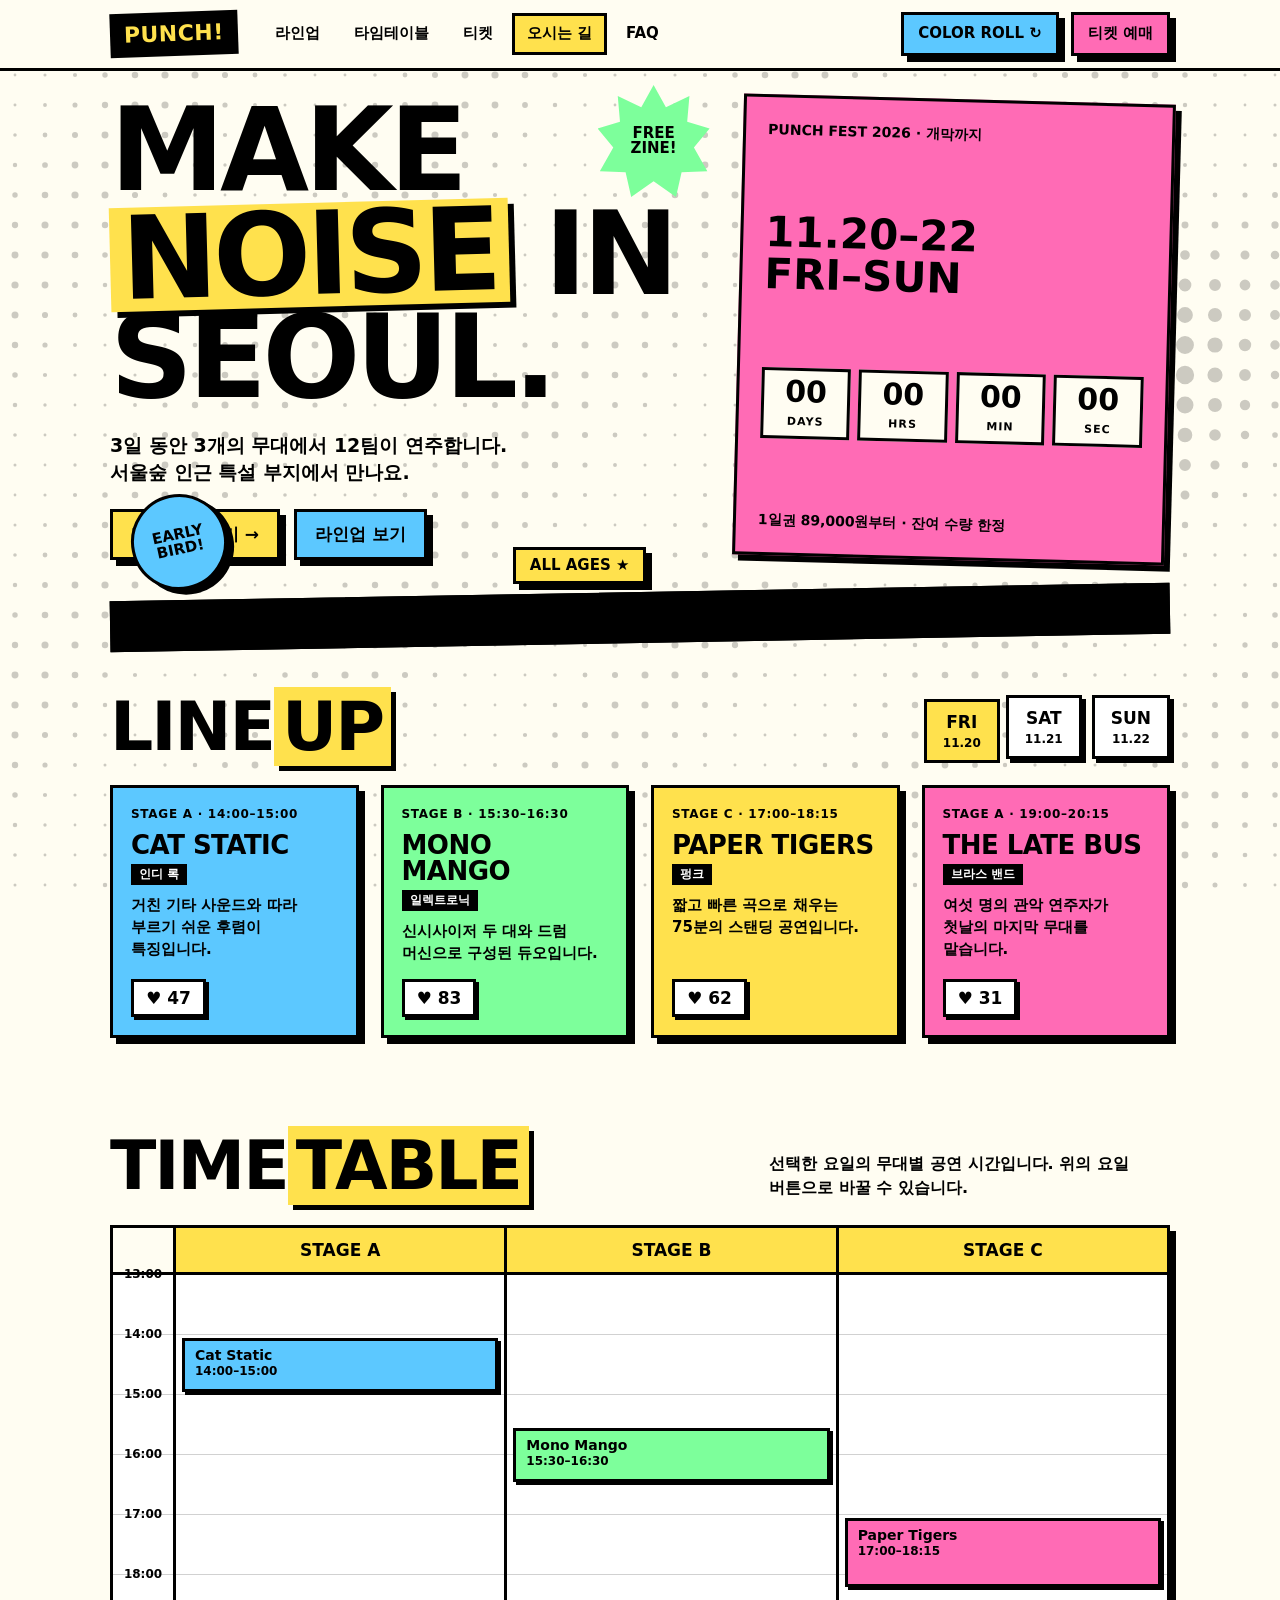
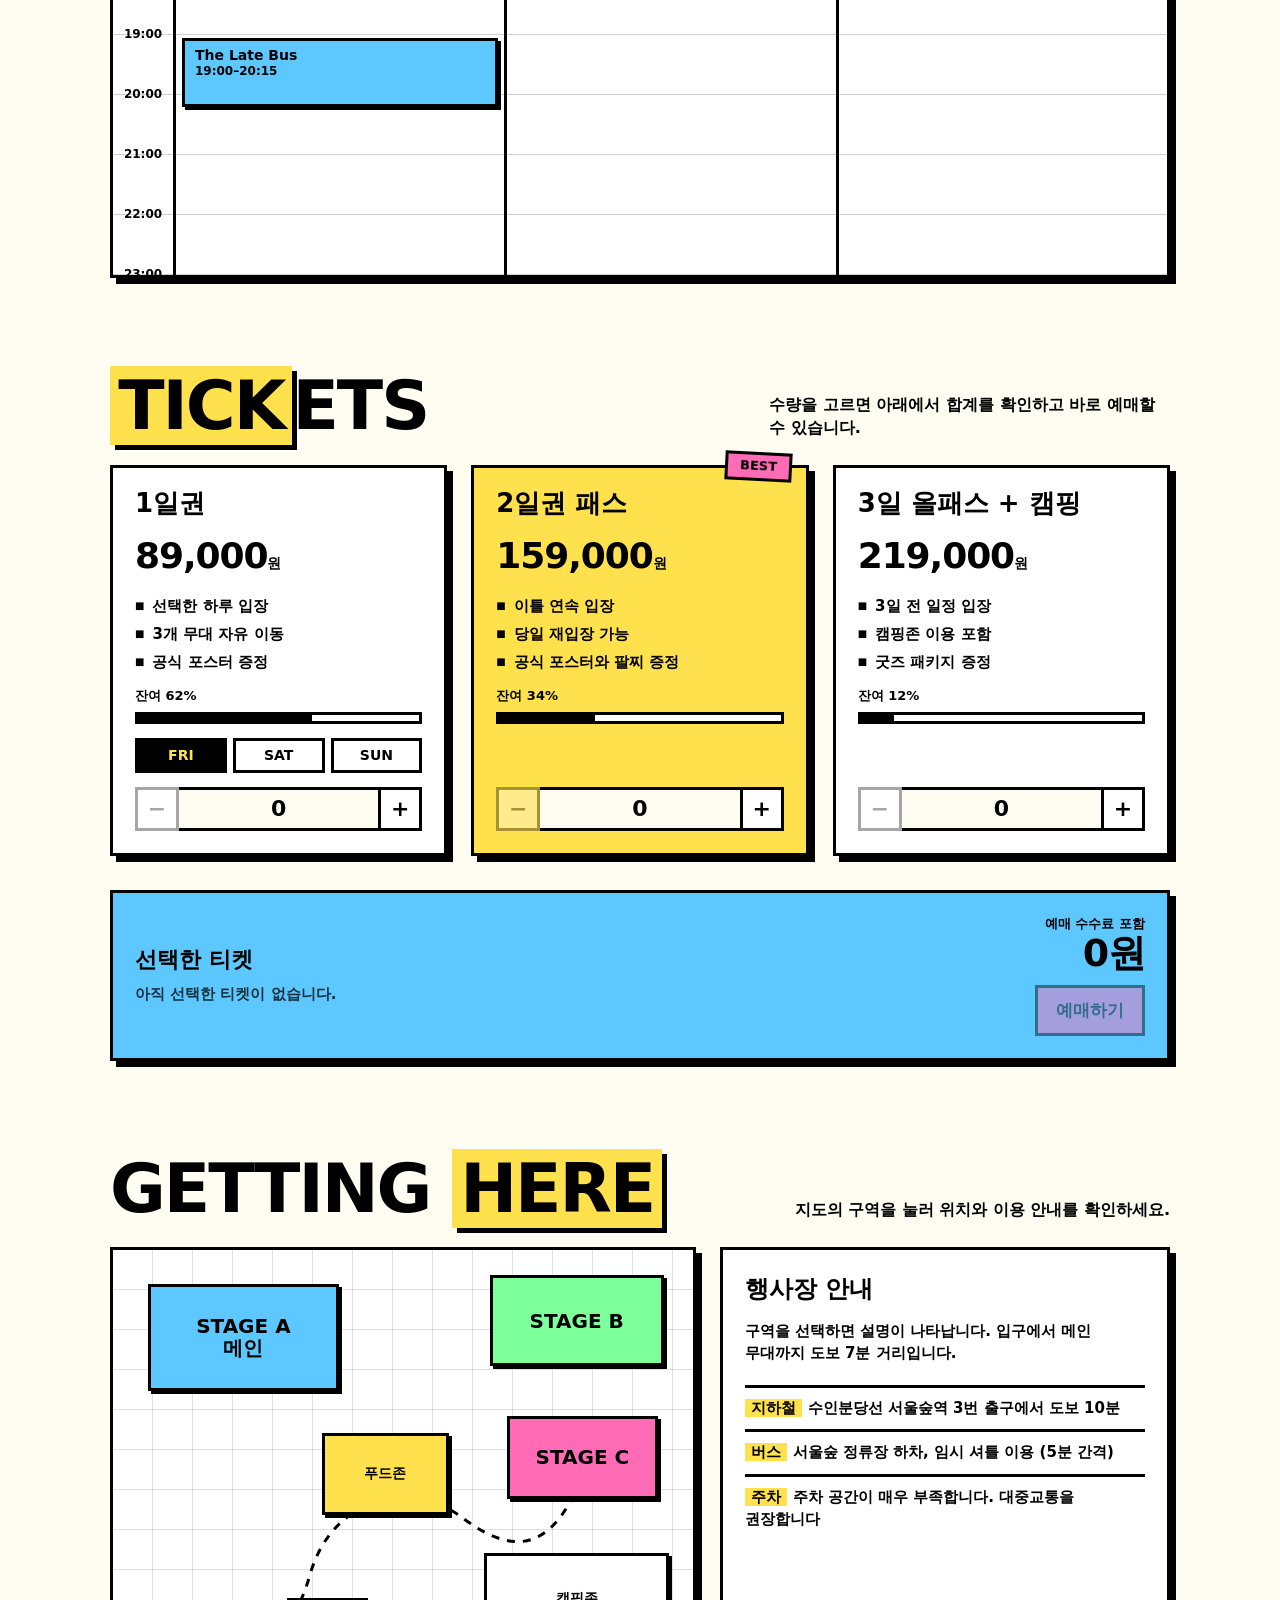
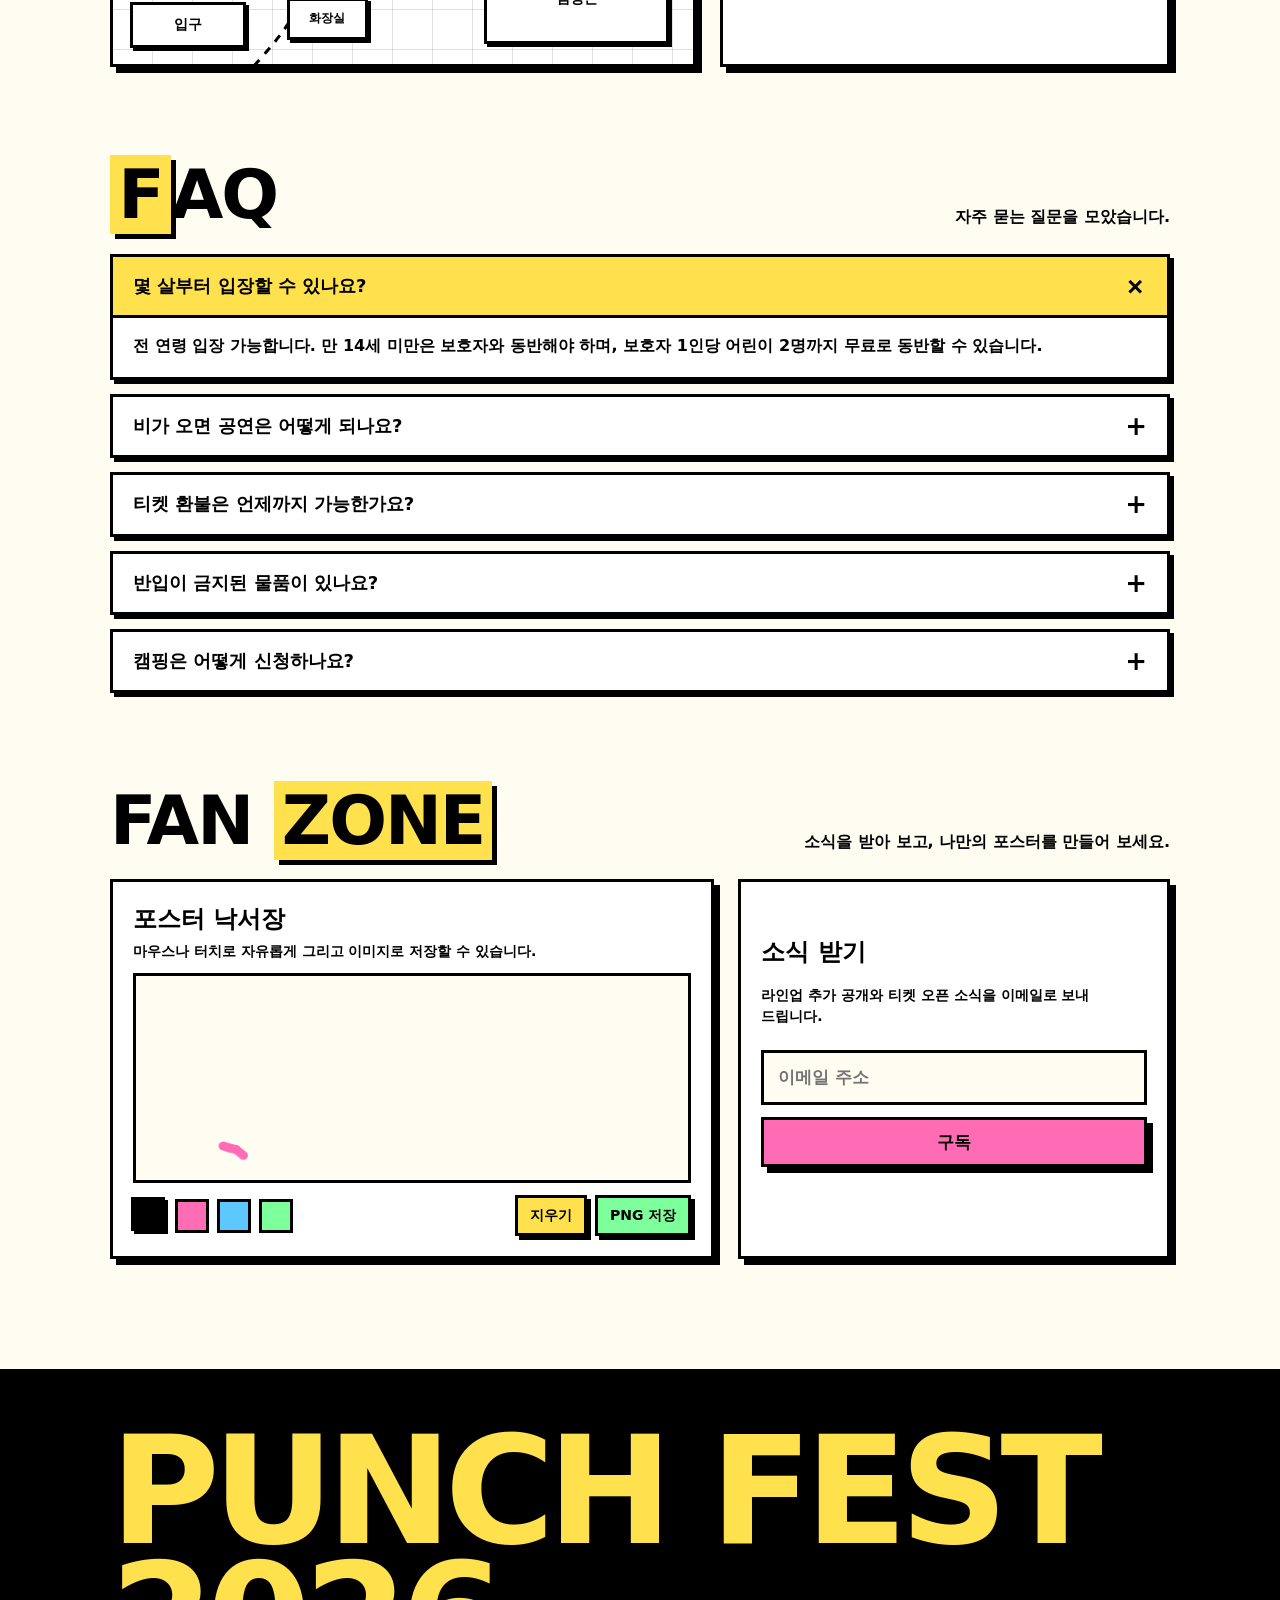
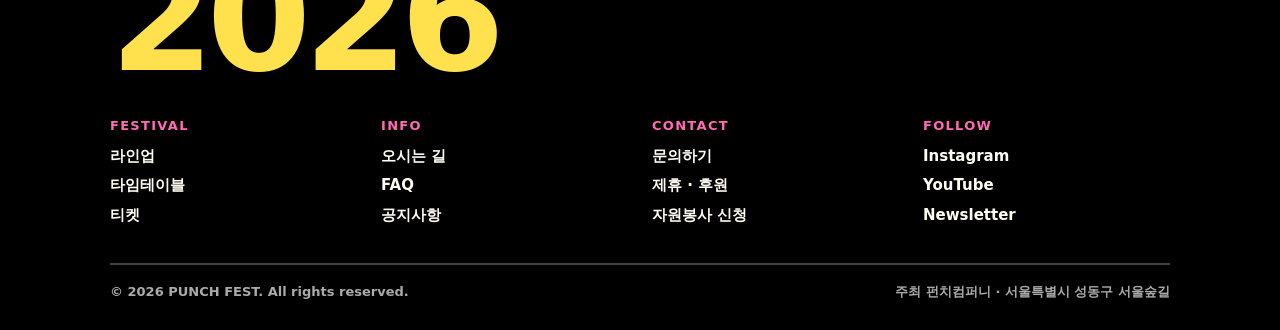
<file: demos/brutalism/index.html>
<!doctype html>
<html lang="ko">
<head>
<meta charset="utf-8">
<meta name="viewport" content="width=device-width, initial-scale=1">
<title>PUNCH FEST 2026 · 티켓 예매</title>
<style>
  :root { --ink:#000; --paper:#fffdf2; --y:#ffe14d; --p:#ff6bb5; --b:#5cc8ff; --g:#7dff9b; --bw:3px; --sh:6px 6px 0 var(--ink); }
  * { box-sizing:border-box; }
  body { word-break: keep-all; overflow-wrap: break-word; }
  html.paused *, html.paused *::before, html.paused *::after { animation-play-state:paused !important; }
  html { scroll-padding-top:84px; }
  [hidden] { display:none !important; }
  button, input, select { font:inherit; color:inherit; }
  body { margin:0; background:var(--paper); color:var(--ink); overflow-x:hidden; font:600 17px/1.45 "Space Grotesk",system-ui,-apple-system,"Apple SD Gothic Neo","Noto Sans KR",sans-serif; }
  body.shake { animation:shake .45s; }
  @keyframes shake { 20% { transform:translate(-8px,4px) rotate(-.4deg); } 40% { transform:translate(7px,-5px) rotate(.4deg); } 60% { transform:translate(-5px,-3px); } 80% { transform:translate(4px,3px); } }
  /* 마우스 근처에서 커지는 하프톤 점 */
  #dots { position:fixed; inset:0; width:100%; height:100%; z-index:0; opacity:.2; pointer-events:none; }
  #fx { position:fixed; inset:0; width:100%; height:100%; z-index:50; pointer-events:none; }
  .page { position:relative; z-index:1; max-width:1100px; margin:0 auto; padding:0 20px; }

  /* 내비게이션 */
  .nav { position:sticky; top:0; z-index:40; background:var(--paper); border-bottom:var(--bw) solid var(--ink); }
  .nav-in { max-width:1100px; margin:0 auto; padding:12px 20px; display:flex; align-items:center; gap:12px; }
  .logo { background:var(--ink); color:var(--y); padding:6px 14px; font-weight:900; font-size:22px; letter-spacing:.02em; transform:rotate(-2deg); transition:color .3s; text-decoration:none; animation:slam .6s cubic-bezier(.2,1.6,.4,1) backwards; }
  .nav ul { display:flex; gap:4px; list-style:none; margin:0 auto 0 10px; padding:0; }
  .nav ul a { display:block; padding:7px 12px; font-weight:800; font-size:15px; text-decoration:none; color:var(--ink); border:var(--bw) solid transparent; transition:background .15s, border-color .15s; }
  .nav ul a:hover, .nav ul a.on { background:var(--y); border-color:var(--ink); }
  .btn { display:inline-block; color:var(--ink); background:var(--y); border:var(--bw) solid var(--ink); box-shadow:var(--sh); padding:10px 18px; font:inherit; font-weight:800; text-decoration:none; cursor:pointer; transition:transform .1s, box-shadow .1s, background .3s; }
  .btn:hover:not(:disabled) { transform:translate(3px,3px); box-shadow:3px 3px 0 var(--ink); }
  .btn:active:not(:disabled) { transform:translate(6px,6px); box-shadow:0 0 0 var(--ink); }
  .btn:disabled { opacity:.45; cursor:not-allowed; box-shadow:none; }
  .btn.p { background:var(--p); } .btn.b { background:var(--b); } .btn.g { background:var(--g); } .btn.sm { padding:7px 12px; font-size:14px; box-shadow:4px 4px 0 var(--ink); }
  .nav .btn { animation:slam .6s cubic-bezier(.2,1.6,.4,1) backwards; padding:8px 14px; font-size:15px; }
  @keyframes slam { from { opacity:0; transform:translateY(-70px) rotate(8deg) scale(1.3); } }

  /* 히어로 */
  .hero { position:relative; margin:28px 0 30px; display:grid; grid-template-columns:1.4fr 1fr; gap:24px; align-items:stretch; }
  h1 { margin:0; font-size:clamp(52px,9vw,116px); line-height:.9; letter-spacing:-.04em; font-weight:900; text-transform:uppercase; }
  h1 .ch { display:inline-block; cursor:default; }
  h1 .ch.hit { animation:hit .55s cubic-bezier(.2,1.8,.4,1); }
  @keyframes hit { 30% { transform:translateY(-.16em) rotate(var(--r)) scale(1.15); } }
  h1 mark { background:var(--y); padding:0 .1em; box-shadow:var(--sh); display:inline-block; transform:rotate(-1.5deg); transition:background .3s; animation:slam .7s .2s cubic-bezier(.2,1.6,.4,1) backwards; }
  .hero-l { display:flex; flex-direction:column; gap:22px; justify-content:center; }
  .hero-l p { margin:0; font-size:19px; max-width:34ch; } .hero-cta { display:flex; flex-wrap:wrap; gap:14px; }
  .ticket { background:var(--p); border:var(--bw) solid var(--ink); box-shadow:var(--sh); padding:22px; display:flex; flex-direction:column; justify-content:space-between; gap:14px; transform:rotate(1.5deg); transition:background .3s; animation:slam .7s .35s cubic-bezier(.2,1.6,.4,1) backwards; }
  .ticket .date { font-size:42px; font-weight:900; line-height:1; text-transform:uppercase; }
  .ticket .where { font-size:14px; font-weight:700; }
  .cd { display:grid; grid-template-columns:repeat(4,1fr); gap:8px; }
  .cd div { background:var(--paper); border:var(--bw) solid var(--ink); text-align:center; padding:6px 0 4px; }
  .cd b { display:block; font-size:30px; line-height:1; font-variant-numeric:tabular-nums; } .cd small { font-size:11px; font-weight:800; letter-spacing:.1em; }
  .cd b.s { animation:tick .3s cubic-bezier(.2,1.8,.4,1); } @keyframes tick { from { transform:translateY(-14px) scale(1.3); } }

  .sticker { position:absolute; z-index:5; display:grid; place-items:center; text-align:center; font-weight:900; text-transform:uppercase; line-height:1; cursor:grab; touch-action:none; user-select:none; animation:wob 3s ease-in-out infinite; }
  .sticker.drag { cursor:grabbing; animation:none; transform:scale(1.12) rotate(-6deg); filter:drop-shadow(8px 8px 0 #000); }
  @keyframes wob { 50% { transform:rotate(7deg) scale(1.05); } }
  .st1 { left:46%; top:-14px; width:112px; height:112px; background:var(--g); font-size:15px; clip-path:polygon(50% 0%,61% 20%,82% 10%,80% 33%,100% 39%,86% 56%,98% 77%,75% 78%,70% 100%,50% 86%,30% 100%,25% 78%,2% 77%,14% 56%,0% 39%,20% 33%,18% 10%,39% 20%); }
  .st2 { left:2%; bottom:-30px; width:96px; height:96px; border-radius:50%; background:var(--b); border:var(--bw) solid #000; box-shadow:var(--sh); font-size:15px; animation-delay:-1s; transform:rotate(-12deg); }
  .st3 { left:38%; bottom:-24px; padding:8px 14px; background:var(--y); border:var(--bw) solid #000; box-shadow:var(--sh); font-size:15px; animation-delay:-2s; }

  .marquee { position:relative; margin-top:32px; border:var(--bw) solid var(--ink); background:var(--ink); color:var(--y); overflow:hidden; white-space:nowrap; font-weight:900; font-size:20px; padding:8px 0; transform:rotate(-1deg); }
  .marquee span { display:inline-block; padding-left:100%; animation:run 22s linear infinite; }
  @keyframes run { to { transform:translateX(-100%); } }

  /* 섹션 공통 */
  .rv { opacity:0; transform:translateY(40px) rotate(-.6deg); transition:opacity .5s, transform .6s cubic-bezier(.2,1.4,.4,1); }
  .rv.in { opacity:1; transform:none; }
  .sec { padding-top:96px; }
  #lineup { padding-top:52px; }
  .sec-h { display:flex; align-items:flex-end; justify-content:space-between; gap:16px; flex-wrap:wrap; margin-bottom:26px; }
  .sec h2 { margin:0; font-size:clamp(38px,6vw,68px); line-height:.95; letter-spacing:-.03em; font-weight:900; text-transform:uppercase; }
  .sec h2 mark { background:var(--y); padding:0 .12em; box-shadow:5px 5px 0 var(--ink); transition:background .3s; }
  .sec-h p { margin:0; font-size:16px; max-width:36ch; }
  .days { display:flex; gap:10px; flex-wrap:wrap; }
  .days button { background:#fff; border:var(--bw) solid var(--ink); box-shadow:4px 4px 0 var(--ink); padding:8px 16px; font-weight:900; cursor:pointer; transition:transform .1s, box-shadow .1s, background .2s; }
  .days button small { display:block; font-size:12px; font-weight:700; }
  .days button.on { background:var(--y); transform:translate(4px,4px); box-shadow:0 0 0 var(--ink); }

  /* 라인업 */
  .artists { display:grid; grid-template-columns:repeat(4,1fr); gap:22px; }
  .box { border:var(--bw) solid var(--ink); box-shadow:var(--sh); padding:18px; background:#fff; transition:transform .15s, background .3s; animation:slam .5s cubic-bezier(.2,1.6,.4,1) backwards; animation-delay:calc(var(--i)*.08s); display:flex; flex-direction:column; }
  .box:hover { transform:translate(-3px,-3px) rotate(-.8deg); }
  .box:nth-child(4n+1){background:var(--b)} .box:nth-child(4n+2){background:var(--g)} .box:nth-child(4n+3){background:var(--y)} .box:nth-child(4n+4){background:var(--p)}
  .box small { font-weight:800; letter-spacing:.06em; font-size:12px; } .box h3 { margin:8px 0 6px; font-size:26px; line-height:1; text-transform:uppercase; letter-spacing:-.02em; }
  .genre { align-self:flex-start; background:var(--ink); color:#fff; font-size:12px; padding:2px 8px; font-weight:800; margin-bottom:10px; } .box p { margin:0 0 14px; font-size:15px; }
  .like { margin-top:auto; align-self:flex-start; background:#fff; border:var(--bw) solid #000; padding:4px 12px; font-weight:800; cursor:pointer; box-shadow:3px 3px 0 #000; }
  .like:active { transform:translate(3px,3px); box-shadow:none; } .like.pop b { display:inline-block; animation:tick .3s cubic-bezier(.2,1.8,.4,1); }

  /* 타임테이블 */
  .tt { border:var(--bw) solid var(--ink); background:#fff; box-shadow:var(--sh); overflow-x:auto; }
  .tt-in { display:grid; grid-template-columns:60px repeat(3,minmax(180px,1fr)); min-width:680px; }
  .tt-h { padding:10px; font-weight:900; text-align:center; border-bottom:var(--bw) solid var(--ink); border-left:var(--bw) solid var(--ink); background:var(--y); } .tt-h:first-child { border-left:0; background:var(--paper); }
  .tt-times, .tt-col { position:relative; height:600px; background-image:repeating-linear-gradient(#0000 0 59px, rgba(0,0,0,.18) 59px 60px); }
  .tt-col { border-left:var(--bw) solid var(--ink); } .tt-times span { position:absolute; left:0; right:0; text-align:center; font-size:12px; font-weight:800; transform:translateY(-9px); }
  .slot { position:absolute; left:6px; right:6px; border:var(--bw) solid var(--ink); padding:6px 10px; font-weight:800; font-size:14px; line-height:1.2; box-shadow:3px 3px 0 var(--ink); overflow:hidden; animation:slam .5s cubic-bezier(.2,1.6,.4,1) backwards; animation-delay:calc(var(--i)*.1s); }
  .slot small { display:block; font-weight:700; font-size:12px; } .slot.A { background:var(--b); } .slot.B { background:var(--g); } .slot.C { background:var(--p); }
  .now-line { position:absolute; left:0; right:0; height:0; border-top:3px dashed #e11; z-index:2; }

  /* 티켓 */
  .tiers { display:grid; grid-template-columns:repeat(3,1fr); gap:24px; }
  .tier { border:var(--bw) solid var(--ink); box-shadow:var(--sh); background:#fff; padding:22px; display:flex; flex-direction:column; gap:14px; position:relative; transition:transform .15s; }
  .tier:hover { transform:translate(-3px,-3px); } .tier.best { background:var(--y); }
  .tier .badge { position:absolute; top:-16px; right:14px; background:var(--p); border:var(--bw) solid var(--ink); padding:2px 12px; font-weight:900; font-size:13px; transform:rotate(3deg); }
  .tier h3 { margin:0; font-size:26px; text-transform:uppercase; line-height:1; } .tier .price { font-size:36px; font-weight:900; letter-spacing:-.03em; } .tier .price small { font-size:14px; font-weight:700; letter-spacing:0; }
  .tier ul { margin:0; padding:0; list-style:none; display:grid; gap:6px; font-size:15px; } .tier li::before { content:"■"; margin-right:8px; font-size:10px; vertical-align:2px; }
  .left { font-size:13px; font-weight:800; } .left i { display:block; height:12px; border:var(--bw) solid var(--ink); background:#fff; margin-top:6px; overflow:hidden; } .left i b { display:block; height:100%; width:0; background:var(--ink); transition:width 1s cubic-bezier(.2,.9,.2,1); }
  .daypick { display:flex; gap:6px; } .daypick label { flex:1; } .daypick input { position:absolute; opacity:0; } .daypick span { display:block; text-align:center; border:var(--bw) solid var(--ink); padding:4px 0; font-weight:800; font-size:14px; cursor:pointer; background:#fff; } .daypick input:checked + span { background:var(--ink); color:var(--y); } .daypick input:focus-visible + span { outline:4px solid var(--b); }
  .stepper { display:flex; align-items:center; margin-top:auto; } .stepper button { width:44px; height:44px; border:var(--bw) solid var(--ink); background:#fff; font-size:22px; font-weight:900; cursor:pointer; transition:background .15s; } .stepper button:hover:not(:disabled) { background:var(--ink); color:var(--y); } .stepper button:disabled { opacity:.35; cursor:not-allowed; }
  .stepper output { flex:1; text-align:center; font-size:22px; font-weight:900; border-block:var(--bw) solid var(--ink); height:44px; line-height:38px; background:var(--paper); font-variant-numeric:tabular-nums; }
  .cart { margin-top:34px; border:var(--bw) solid var(--ink); background:var(--b); box-shadow:var(--sh); padding:22px; display:grid; grid-template-columns:1fr auto; gap:20px; align-items:center; }
  .cart h3 { margin:0 0 8px; font-size:22px; text-transform:uppercase; } .cart ul { margin:0; padding:0; list-style:none; display:grid; gap:4px; font-size:15px; } .cart li { display:flex; justify-content:space-between; gap:20px; } .cart .empty { opacity:.75; }
  .cart .sum { text-align:right; } .cart .sum small { display:block; font-size:13px; } .cart .sum b { display:block; font-size:38px; line-height:1.1; font-weight:900; letter-spacing:-.03em; font-variant-numeric:tabular-nums; margin-bottom:10px; }

  /* 오시는 길 */
  .venue { display:grid; grid-template-columns:1.3fr 1fr; gap:24px; }
  .map { position:relative; height:420px; border:var(--bw) solid var(--ink); background:#fff; box-shadow:var(--sh); background-image:linear-gradient(#0000 0 39px, rgba(0,0,0,.12) 39px 40px), linear-gradient(90deg,#0000 0 39px, rgba(0,0,0,.12) 39px 40px); background-size:40px 40px; overflow:hidden; }
  .pin { position:absolute; border:var(--bw) solid var(--ink); background:var(--c); font-weight:900; font-size:14px; cursor:pointer; padding:4px 8px; box-shadow:3px 3px 0 var(--ink); transition:transform .12s, box-shadow .12s; display:grid; place-items:center; text-align:center; line-height:1.1; }
  .pin:hover, .pin.on, .pin:focus-visible { transform:translate(3px,3px) scale(1.04); box-shadow:0 0 0 var(--ink); z-index:3; }
  .path { position:absolute; inset:0; pointer-events:none; } .path path { fill:none; stroke:var(--ink); stroke-width:3; stroke-dasharray:8 8; animation:dash 1.2s linear infinite; } @keyframes dash { to { stroke-dashoffset:-16; } }
  .info { border:var(--bw) solid var(--ink); background:#fff; box-shadow:var(--sh); padding:22px; display:flex; flex-direction:column; gap:14px; }
  .info h3 { margin:0; font-size:24px; text-transform:uppercase; } .info p { margin:0; font-size:15px; }
  .ways { display:grid; gap:10px; margin:6px 0 0; padding:0; list-style:none; font-size:15px; } .ways li { border-top:var(--bw) solid var(--ink); padding-top:10px; } .ways b { background:var(--y); padding:0 6px; margin-right:6px; }

  /* FAQ, 팬존 */
  .faq { display:grid; gap:14px; } .faq details { border:var(--bw) solid var(--ink); background:#fff; box-shadow:4px 4px 0 var(--ink); }
  .faq summary { cursor:pointer; list-style:none; padding:16px 20px; font-weight:900; font-size:18px; display:flex; justify-content:space-between; gap:16px; } .faq summary::-webkit-details-marker { display:none; }
  .faq summary::after { content:"+"; font-size:26px; line-height:1; transition:transform .25s; flex:none; } .faq details[open] summary { background:var(--y); border-bottom:var(--bw) solid var(--ink); } .faq details[open] summary::after { transform:rotate(45deg); }
  .faq p { margin:0; padding:16px 20px 20px; font-size:16px; font-weight:600; }
  .fan { display:grid; grid-template-columns:1.4fr 1fr; gap:24px; }
  .pad, .sign { border:var(--bw) solid var(--ink); box-shadow:var(--sh); padding:20px; background:#fff; }
  .pad h3, .sign h3 { margin:0 0 4px; font-size:24px; text-transform:uppercase; } .pad p, .sign p { margin:0 0 12px; font-size:14px; }
  .pad canvas { display:block; width:100%; height:210px; border:var(--bw) solid #000; background:var(--paper); touch-action:none; cursor:crosshair; }
  .tools { display:flex; flex-wrap:wrap; gap:8px; margin-top:12px; align-items:center; }
  .sw { width:34px; height:34px; border:var(--bw) solid #000; cursor:pointer; padding:0; } .sw.on { box-shadow:3px 3px 0 #000; transform:translate(-2px,-2px); }
  .sign { display:flex; flex-direction:column; gap:12px; justify-content:center; }
  .sign input, .field input, .field select { border:var(--bw) solid var(--ink); padding:12px 14px; background:var(--paper); width:100%; }
  .sign input:focus, .field input:focus, .field select:focus { outline:4px solid var(--b); outline-offset:0; }
  .msg { min-height:24px; font-size:14px; font-weight:800; }

  footer { margin-top:110px; background:var(--ink); color:var(--paper); border-top:var(--bw) solid var(--ink); position:relative; z-index:1; }
  .foot-in { max-width:1100px; margin:0 auto; padding:56px 20px 28px; }
  .foot-big { font-size:clamp(46px,12vw,150px); line-height:.85; font-weight:900; letter-spacing:-.05em; text-transform:uppercase; color:var(--y); margin:0 0 34px; }
  .foot-cols { display:grid; grid-template-columns:repeat(4,1fr); gap:24px; font-size:15px; } .foot-cols h4 { margin:0 0 10px; color:var(--p); font-size:13px; letter-spacing:.1em; } .foot-cols ul { list-style:none; margin:0; padding:0; display:grid; gap:8px; } .foot-cols a { color:var(--paper); text-decoration:none; } .foot-cols a:hover { color:var(--y); }
  .copy { margin-top:36px; padding-top:18px; border-top:2px solid #444; font-size:13px; color:#aaa; display:flex; justify-content:space-between; gap:12px; flex-wrap:wrap; }

  /* 예매 창 */
  .modal { border:var(--bw) solid var(--ink); box-shadow:10px 10px 0 var(--ink); padding:0; width:min(560px,calc(100vw - 28px)); max-height:calc(100vh - 28px); background:var(--paper); color:var(--ink); overflow:auto; position:fixed; }
  .modal::backdrop { background:rgba(0,0,0,.6); }
  .modal-h { display:flex; justify-content:space-between; align-items:center; background:var(--y); border-bottom:var(--bw) solid var(--ink); padding:14px 20px; position:sticky; top:0; z-index:2; } .modal-h h3 { margin:0; font-size:22px; text-transform:uppercase; }
  .x { width:36px; height:36px; border:var(--bw) solid var(--ink); background:#fff; font-weight:900; cursor:pointer; } .x:hover { background:var(--ink); color:var(--y); }
  .modal form, .done { padding:20px; display:grid; gap:14px; }
  .order { border:var(--bw) solid var(--ink); background:#fff; padding:12px 14px; font-size:14px; display:grid; gap:4px; } .order li { display:flex; justify-content:space-between; gap:16px; } .order ul { margin:0; padding:0; list-style:none; display:grid; gap:4px; } .order .tot { border-top:var(--bw) solid var(--ink); padding-top:8px; font-weight:900; font-size:18px; }
  .field { display:grid; gap:6px; font-size:14px; font-weight:800; } .field.row { grid-template-columns:1fr 1fr; gap:12px; } .field.row > div { display:grid; gap:6px; }
  .pay { display:grid; grid-template-columns:repeat(3,1fr); gap:8px; border:0; padding:0; margin:0; } .pay legend { font-size:14px; font-weight:800; margin-bottom:6px; padding:0; } .pay label { position:relative; } .pay input { position:absolute; opacity:0; } .pay span { display:block; text-align:center; border:var(--bw) solid var(--ink); padding:8px 4px; font-size:14px; font-weight:800; cursor:pointer; background:#fff; } .pay input:checked + span { background:var(--ink); color:var(--y); } .pay input:focus-visible + span { outline:4px solid var(--b); }
  .agree { display:flex; gap:10px; align-items:flex-start; font-size:14px; font-weight:700; cursor:pointer; } .agree input { width:22px; height:22px; accent-color:#000; flex:none; margin:0; }
  .err { color:#c00; font-size:14px; font-weight:800; min-height:20px; }
  .done { text-align:center; position:relative; overflow:hidden; } .done h4 { margin:0; font-size:28px; text-transform:uppercase; } .done p { margin:0; }
  .stub { border:var(--bw) solid var(--ink); background:#fff; box-shadow:var(--sh); padding:16px; display:grid; grid-template-columns:auto 1fr; gap:16px; text-align:left; align-items:center; } .stub canvas { width:132px; height:132px; image-rendering:pixelated; border:var(--bw) solid var(--ink); }
  .stub b { font-size:20px; letter-spacing:.04em; } .stub ul { margin:8px 0 0; padding:0; list-style:none; font-size:14px; display:grid; gap:2px; }
  .conf { position:absolute; top:-10px; width:12px; height:12px; border:2px solid var(--ink); animation:fall 1.6s ease-in forwards; pointer-events:none; }
  @keyframes fall { to { transform:translate(var(--dx), 480px) rotate(var(--r)); opacity:.2; } }

  a:focus-visible, button:focus-visible, summary:focus-visible { outline:4px solid var(--b); outline-offset:3px; }
  @media (max-width:980px) { .artists { grid-template-columns:repeat(2,1fr); } .nav ul { display:none; } .nav .btn.b { margin-left:auto; } }
  @media (max-width:820px) { .hero, .tiers, .venue, .fan, .cart { grid-template-columns:1fr; } .st1 { left:62%; } .cart .sum { text-align:left; } .foot-cols { grid-template-columns:1fr 1fr; } .map { height:360px; } }
  /* 작은 화면에서는 3개 무대가 한 화면에 들어가도록 줄인다 */
  @media (max-width:600px) { .tt-in { min-width:0; grid-template-columns:40px repeat(3,1fr); } .tt-h { padding:8px 2px; font-size:12px; } .tt-times span { font-size:10px; } .slot { left:3px; right:3px; padding:4px 5px; font-size:11px; box-shadow:2px 2px 0 var(--ink); } .slot small { font-size:10px; } }
  @media (max-width:540px) { .artists { grid-template-columns:1fr; } .field.row { grid-template-columns:1fr; } .stub { grid-template-columns:1fr; } .pay { grid-template-columns:1fr; } }
  @media (prefers-reduced-motion:reduce) { *, body.shake { animation:none !important; transition:none !important; } .rv { opacity:1; transform:none; } }
</style>
</head>
<body>
<canvas id="dots" aria-hidden="true"></canvas><canvas id="fx" aria-hidden="true"></canvas>

<header class="nav" id="top">
  <div class="nav-in">
    <a class="logo" href="#top">PUNCH!</a>
    <ul id="menu"><li><a href="#lineup">라인업</a></li><li><a href="#timetable">타임테이블</a></li><li><a href="#tickets">티켓</a></li><li><a href="#venue">오시는 길</a></li><li><a href="#faq">FAQ</a></li></ul>
    <button class="btn b" id="roll" type="button">COLOR ROLL ↻</button>
    <a class="btn p" href="#tickets">티켓 예매</a>
  </div>
</header>

<div class="page">
  <section class="hero">
    <div class="hero-l">
      <h1 id="h1">Make <mark>noise</mark> in Seoul.</h1>
      <p>3일 동안 3개의 무대에서 12팀이 연주합니다. 서울숲 인근 특설 부지에서 만나요.</p>
      <div class="hero-cta"><a class="btn lg" href="#tickets">티켓 예매하기 →</a><a class="btn b" href="#lineup">라인업 보기</a></div>
    </div>
    <div class="ticket"><div class="where">PUNCH FEST 2026 · 개막까지</div><div class="date" id="date">11.20–22<br>FRI–SUN</div>
      <div class="cd" role="timer" aria-label="개막까지 남은 시간"><div><b id="cd">0</b><small>DAYS</small></div><div><b id="ch">0</b><small>HRS</small></div><div><b id="cm">0</b><small>MIN</small></div><div><b id="cs">0</b><small>SEC</small></div></div>
      <div class="where">1일권 89,000원부터 · 잔여 수량 한정</div></div>
    <div class="sticker st1">free<br>zine!</div><div class="sticker st2">early<br>bird!</div><div class="sticker st3">all ages ★</div>
  </section>

  <div class="marquee" aria-hidden="true"><span>LIVE · LOUD · LOCAL · 3 STAGES · 12 ARTISTS · 3 DAYS · NOV 20–22 · FREE ZINE · LIVE · LOUD · LOCAL ·</span></div>

  <section class="sec" id="lineup">
    <div class="sec-h"><h2>Line<mark>up</mark></h2>
      <div class="days" id="days" role="tablist" aria-label="요일 선택"></div></div>
    <div class="artists" id="artists"></div>
  </section>

  <section class="sec rv" id="timetable">
    <div class="sec-h"><h2>Time<mark>table</mark></h2><p>선택한 요일의 무대별 공연 시간입니다. 위의 요일 버튼으로 바꿀 수 있습니다.</p></div>
    <div class="tt"><div class="tt-in" id="tt"></div></div>
  </section>

  <section class="sec rv" id="tickets">
    <div class="sec-h"><h2><mark>Tick</mark>ets</h2><p>수량을 고르면 아래에서 합계를 확인하고 바로 예매할 수 있습니다.</p></div>
    <div class="tiers" id="tiers"></div>
    <div class="cart"><div><h3>선택한 티켓</h3><ul id="cartList"></ul></div><div class="sum"><small id="feeTxt">예매 수수료 포함</small><b id="total">0원</b><button class="btn p" id="buy" type="button" disabled>예매하기</button></div></div>
  </section>

  <section class="sec rv" id="venue">
    <div class="sec-h"><h2>Getting <mark>here</mark></h2><p>지도의 구역을 눌러 위치와 이용 안내를 확인하세요.</p></div>
    <div class="venue">
      <div class="map" id="map" role="group" aria-label="행사장 지도">
        <svg class="path" viewBox="0 0 100 100" preserveAspectRatio="none" aria-hidden="true"><path d="M10 92 C 22 70, 30 70, 34 56 S 52 40, 60 46 S 78 56, 84 28" vector-effect="non-scaling-stroke"/></svg>
        <button class="pin" data-k="gate" style="--c:#fff;left:3%;bottom:4%;width:20%;height:11%">입구</button>
        <button class="pin" data-k="a" style="--c:var(--b);left:6%;top:8%;width:33%;height:26%;font-size:20px">STAGE A<br>메인</button>
        <button class="pin" data-k="b" style="--c:var(--g);right:5%;top:6%;width:30%;height:22%;font-size:20px">STAGE B</button>
        <button class="pin" data-k="c" style="--c:var(--p);right:6%;top:40%;width:26%;height:20%;font-size:20px">STAGE C</button>
        <button class="pin" data-k="food" style="--c:var(--y);left:36%;top:44%;width:22%;height:20%">푸드존</button>
        <button class="pin" data-k="camp" style="--c:#fff;right:4%;bottom:5%;width:32%;height:22%">캠핑존</button>
        <button class="pin" data-k="wc" style="--c:#fff;left:30%;bottom:6%;width:14%;height:10%;font-size:12px">화장실</button>
      </div>
      <div class="info"><h3 id="infoT">행사장 안내</h3><p id="infoP">구역을 선택하면 설명이 나타납니다. 입구에서 메인 무대까지 도보 7분 거리입니다.</p>
        <ul class="ways"><li><b>지하철</b>수인분당선 서울숲역 3번 출구에서 도보 10분</li><li><b>버스</b>서울숲 정류장 하차, 임시 셔틀 이용 (5분 간격)</li><li><b>주차</b>주차 공간이 매우 부족합니다. 대중교통을 권장합니다</li></ul></div>
    </div>
  </section>

  <section class="sec rv" id="faq">
    <div class="sec-h"><h2><mark>F</mark>AQ</h2><p>자주 묻는 질문을 모았습니다.</p></div>
    <div class="faq">
      <details name="faq" open><summary>몇 살부터 입장할 수 있나요?</summary><p>전 연령 입장 가능합니다. 만 14세 미만은 보호자와 동반해야 하며, 보호자 1인당 어린이 2명까지 무료로 동반할 수 있습니다.</p></details>
      <details name="faq"><summary>비가 오면 공연은 어떻게 되나요?</summary><p>우천 시에도 공연은 진행됩니다. 무대는 지붕이 있고 관객석은 야외이므로 우비를 챙겨 주세요. 천재지변으로 취소되는 경우에는 전액 환불됩니다.</p></details>
      <details name="faq"><summary>티켓 환불은 언제까지 가능한가요?</summary><p>공연 7일 전까지는 수수료 없이 전액 환불됩니다. 6일 전부터 3일 전까지는 결제 금액의 70%를 환불하고, 이후에는 환불이 불가합니다.</p></details>
      <details name="faq"><summary>반입이 금지된 물품이 있나요?</summary><p>유리병, 캔 음료, 대형 카메라 삼각대, 드론, 외부 주류는 반입할 수 없습니다. 개인용 물병과 보조 배터리는 가져오실 수 있습니다.</p></details>
      <details name="faq"><summary>캠핑은 어떻게 신청하나요?</summary><p>3일 올패스 + 캠핑 티켓에 캠핑존 이용이 포함되어 있습니다. 텐트는 직접 준비해야 하며, 입장 시 팔찌와 함께 구역 번호를 안내해 드립니다.</p></details>
    </div>
  </section>

  <section class="sec rv" id="fan">
    <div class="sec-h"><h2>Fan <mark>zone</mark></h2><p>소식을 받아 보고, 나만의 포스터를 만들어 보세요.</p></div>
    <div class="fan">
      <div class="pad"><h3>포스터 낙서장</h3><p>마우스나 터치로 자유롭게 그리고 이미지로 저장할 수 있습니다.</p><canvas id="pad"></canvas>
        <div class="tools" id="tools"><button class="sw on" style="background:#000" data-c="#000" aria-label="검정"></button><button class="sw" style="background:var(--p)" data-v="--p" aria-label="분홍"></button><button class="sw" style="background:var(--b)" data-v="--b" aria-label="파랑"></button><button class="sw" style="background:var(--g)" data-v="--g" aria-label="초록"></button><span style="margin-left:auto;display:flex;gap:8px"><button class="btn sm" id="clear" type="button">지우기</button><button class="btn sm g" id="save" type="button">PNG 저장</button></span></div></div>
      <form class="sign" id="news" novalidate><h3>소식 받기</h3><p>라인업 추가 공개와 티켓 오픈 소식을 이메일로 보내 드립니다.</p><input id="newsEmail" type="email" placeholder="이메일 주소" aria-label="이메일 주소"><button class="btn p" type="submit">구독</button><div class="msg" id="newsMsg" role="status" aria-live="polite"></div></form>
    </div>
  </section>
</div>

<footer>
  <div class="foot-in">
    <p class="foot-big">Punch Fest 2026</p>
    <div class="foot-cols">
      <div><h4>FESTIVAL</h4><ul><li><a href="#lineup">라인업</a></li><li><a href="#timetable">타임테이블</a></li><li><a href="#tickets">티켓</a></li></ul></div>
      <div><h4>INFO</h4><ul><li><a href="#venue">오시는 길</a></li><li><a href="#faq">FAQ</a></li><li><a href="#">공지사항</a></li></ul></div>
      <div><h4>CONTACT</h4><ul><li><a href="#">문의하기</a></li><li><a href="#">제휴 · 후원</a></li><li><a href="#">자원봉사 신청</a></li></ul></div>
      <div><h4>FOLLOW</h4><ul><li><a href="#">Instagram</a></li><li><a href="#">YouTube</a></li><li><a href="#">Newsletter</a></li></ul></div>
    </div>
    <div class="copy"><span>© 2026 PUNCH FEST. All rights reserved.</span><span>주최 펀치컴퍼니 · 서울특별시 성동구 서울숲길</span></div>
  </div>
</footer>

<dialog class="modal" id="checkout" aria-labelledby="coTitle">
  <div class="modal-h"><h3 id="coTitle">예매 정보 입력</h3><button class="x" id="coClose" type="button" aria-label="닫기">✕</button></div>
  <form id="coForm" novalidate>
    <div class="order" id="coOrder"></div>
    <div class="field row"><div><label for="coName">이름</label><input id="coName" autocomplete="name" placeholder="홍길동"></div><div><label for="coPhone">연락처</label><input id="coPhone" type="tel" inputmode="numeric" autocomplete="tel" placeholder="010-0000-0000"></div></div>
    <div class="field"><label for="coMail">이메일</label><input id="coMail" type="email" autocomplete="email" placeholder="티켓을 받을 이메일 주소"></div>
    <fieldset class="pay"><legend>결제 방법</legend><label><input type="radio" name="pay" value="card" checked><span>신용·체크카드</span></label><label><input type="radio" name="pay" value="bank"><span>계좌이체</span></label><label><input type="radio" name="pay" value="easy"><span>간편결제</span></label></fieldset>
    <label class="agree"><input type="checkbox" id="coAgree"><span>예매 정보 수집과 환불 규정에 동의합니다.</span></label>
    <div class="err" id="coErr" role="alert"></div>
    <button class="btn p" type="submit">결제하기</button>
  </form>
  <div class="done" id="coDone" hidden></div>
</dialog>

<script>
const $ = id => document.getElementById(id);
const reduce = matchMedia('(prefers-reduced-motion: reduce)').matches;
const Q = new URLSearchParams(location.search).get('thumb'), THUMB = Q !== null, STILL = Q === 'still';
const dpr = THUMB ? 1 : Math.min(devicePixelRatio || 1, 2);
let paused = false, held = false; const kicks = [], timers = [], onResume = [];
// setInterval 대신 every 를 쓰면 정지할 때 타이머가 실제로 꺼지고, 재생하면 다시 켜진다
const every = (fn, ms) => { let id = null; const start = () => { if (id === null) id = setInterval(fn, ms); }; const stop = () => { clearInterval(id); id = null; }; timers.push({ start, stop }); if (!paused) start(); };
const loop = fn => {
  if (reduce) { fn(0); return; }
  let last = 0, on = false;
  const tick = t => { if (paused) { on = false; return; } if (!THUMB || t - last >= 32) { last = t; fn(t); } requestAnimationFrame(tick); };
  const kick = () => { if (!on) { on = true; requestAnimationFrame(tick); } };
  kicks.push(kick); kick();
};
function setPaused(p) {
  paused = p; document.documentElement.classList.toggle('paused', p);
  timers.forEach(t => p ? t.stop() : t.start());
  if (!p) { kicks.forEach(k => k()); onResume.forEach(f => f()); }   // 재생하면 멈춰 있던 값(시계 등)을 즉시 맞춘다
}
// 부모 페이지(가이드)가 보내는 재생/정지 신호
addEventListener('message', e => { const d = e.data && e.data.demo; if (d === 'play') { held = true; setPaused(false); } else if (d === 'pause') { held = false; setPaused(true); } });
// 등장 애니메이션이 끝난 뒤 첫 장면에서 멈춘다
if (STILL) setTimeout(() => { if (!held) setPaused(true); }, 2500);
const fit = c => { const r = c.getBoundingClientRect(); c.width = Math.max(1, r.width * dpr); c.height = Math.max(1, r.height * dpr); return [r.width, r.height]; };
const css = v => getComputedStyle(document.documentElement).getPropertyValue(v).trim();
const fmt = n => n.toLocaleString('ko-KR') + '원';

// ---------- 배경과 효과 ----------
// 하프톤 점 배경: 마우스가 없으면 알아서 떠다니는 지점을 따라 커진다
const dots = $('dots'), xg = dots.getContext('2d'); let gW, gH; const mouse = { x: 0, y: 0, on: false };
const sizeG = () => [gW, gH] = fit(dots); sizeG(); addEventListener('resize', () => { sizeG(); sizeP(); sizeF(); });
addEventListener('pointermove', e => { mouse.x = e.clientX; mouse.y = e.clientY; mouse.on = true; });
document.addEventListener('pointerleave', () => mouse.on = false);
loop(t => {
  xg.setTransform(dpr, 0, 0, dpr, 0, 0); xg.clearRect(0, 0, gW, gH); xg.fillStyle = '#000'; xg.beginPath();   // 점 1,400여 개를 경로 하나로 모아 한 번에 채운다
  const ax = mouse.on ? mouse.x : gW * (.5 + .38 * Math.sin(t / 1700)), ay = mouse.on ? mouse.y : gH * (.45 + .3 * Math.cos(t / 1300)), S = 30;
  for (let y = S / 2; y < gH; y += S) for (let x = S / 2; x < gW; x += S) {
    const k = Math.max(0, 1 - Math.hypot(x - ax, y - ay) / 260), w = .5 + .5 * Math.sin(x * .02 + y * .015 + t / 700), r = 1.4 + w * 2.2 + k * k * 11;
    xg.moveTo(x + r, y); xg.arc(x, y, r, 0, 7);
  }
  xg.fill();
});
// 컨페티
const fx = $('fx'), xf = fx.getContext('2d'); let fW, fH, bits = []; const sizeF = () => [fW, fH] = fit(fx); sizeF();
function burst(x, y, n = 46) {
  if (reduce) return; const cols = ['--y', '--p', '--b', '--g'].map(css).concat('#000');
  for (let i = 0; i < n; i++) bits.push({ x, y, vx: (Math.random() - .5) * 17, vy: -4 - Math.random() * 13, s: 7 + Math.random() * 9, a: Math.random() * 6, va: (Math.random() - .5) * .5, c: cols[i % cols.length] });
}
let dirty = false;
loop(() => {
  if (!bits.length && !dirty) return;   // 그릴 컨페티가 없으면 화면 전체를 매 프레임 지우지 않는다
  xf.setTransform(dpr, 0, 0, dpr, 0, 0); xf.clearRect(0, 0, fW, fH);
  bits = bits.filter(b => b.y < fH + 30); dirty = bits.length > 0;
  bits.forEach(b => { b.vy += .55; b.x += b.vx; b.y += b.vy; b.vx *= .99; b.a += b.va; xf.save(); xf.translate(b.x, b.y); xf.rotate(b.a); xf.fillStyle = b.c; xf.fillRect(-b.s / 2, -b.s / 2, b.s, b.s); xf.strokeStyle = '#000'; xf.lineWidth = 2; xf.strokeRect(-b.s / 2, -b.s / 2, b.s, b.s); xf.restore(); });
});
document.addEventListener('click', e => { if (e.target.closest('.btn:not(:disabled), .like')) burst(e.clientX, e.clientY); });

// ---------- 링크, 내비게이션 ----------
// 해시 링크는 스크롤만 한다. iframe 안에서 주소를 바꾸면 뒤로가기 기록이 쌓인다.
document.addEventListener('click', e => {
  const a = e.target.closest('a[href^="#"]'); if (!a) return;
  e.preventDefault();
  const id = a.getAttribute('href').slice(1), el = id && $(id);
  if (el) el.scrollIntoView({ behavior: reduce ? 'auto' : 'smooth', block: 'start' }); else if (!id) window.scrollTo({ top: 0, behavior: reduce ? 'auto' : 'smooth' });
});
const menu = [...document.querySelectorAll('#menu a')];
const revealAll = () => document.querySelectorAll('.rv').forEach(el => el.classList.add('in'));
if (reduce || !innerHeight || !('IntersectionObserver' in window)) revealAll();
else {
  const rio = new IntersectionObserver(es => es.forEach(e => { if (e.isIntersecting) { e.target.classList.add('in'); rio.unobserve(e.target); } }), { threshold: .08 });
  document.querySelectorAll('.rv').forEach(el => rio.observe(el));
  const sio = new IntersectionObserver(es => es.forEach(e => { if (e.isIntersecting) menu.forEach(a => a.classList.toggle('on', a.getAttribute('href') === '#' + e.target.id)); }), { rootMargin: '-45% 0px -50% 0px' });
  ['lineup', 'timetable', 'tickets', 'venue', 'faq'].forEach(id => sio.observe($(id)));
}

// ---------- 히어로 ----------
// 헤드라인: 글자 단위로 쪼개 알아서 튀게 한다 (마우스를 올려도 튄다)
(function split(node) {
  [...node.childNodes].forEach(n => {
    if (n.nodeType === 3) {
      // 단어를 nowrap 으로 묶어야 글자 사이에서 줄바꿈되지 않는다
      const f = document.createDocumentFragment();
      n.textContent.split(/(\s+)/).forEach(w => {
        if (!w.trim()) { f.append(w); return; }
        const wd = document.createElement('span'); wd.style.cssText = 'display:inline-block;white-space:nowrap';
        [...w].forEach(c => { const s = document.createElement('span'); s.className = 'ch'; s.textContent = c; wd.append(s); }); f.append(wd);
      });
      n.replaceWith(f);
    }
    else split(n);
  });
})($('h1'));
const chars = [...document.querySelectorAll('#h1 .ch')];
const jump = el => { el.style.setProperty('--r', (Math.random() * 30 - 15) + 'deg'); el.classList.remove('hit'); void el.offsetWidth; el.classList.add('hit'); };
chars.forEach(c => c.addEventListener('pointerenter', () => jump(c)));
if (!reduce) every(() => jump(chars[Math.floor(Math.random() * chars.length)]), 700);

// 개막 카운트다운 (2026년 11월 20일 14시)
const target = new Date(2026, 10, 20, 14);
const prev = {};
function countdown() {
  const s = Math.max(0, Math.floor((target - new Date()) / 1000)); const v = { cd: Math.floor(s / 86400), ch: Math.floor(s % 86400 / 3600), cm: Math.floor(s % 3600 / 60), cs: s % 60 };
  for (const k in v) { const el = $(k); if (prev[k] !== v[k]) { el.textContent = String(v[k]).padStart(2, '0'); if (prev[k] !== undefined) { el.classList.remove('s'); void el.offsetWidth; el.classList.add('s'); } prev[k] = v[k]; } }
}
countdown(); every(countdown, 1000); onResume.push(countdown);

// 드래그 스티커
document.querySelectorAll('.sticker').forEach(s => {
  let sx, sy, ol, ot;
  s.addEventListener('pointerdown', e => { s.setPointerCapture(e.pointerId); s.classList.add('drag'); sx = e.clientX; sy = e.clientY; ol = s.offsetLeft; ot = s.offsetTop; s.style.bottom = 'auto'; s.style.left = ol + 'px'; s.style.top = ot + 'px'; });
  s.addEventListener('pointermove', e => { if (!s.classList.contains('drag')) return; s.style.left = ol + e.clientX - sx + 'px'; s.style.top = ot + e.clientY - sy + 'px'; });
  const end = e => { if (s.classList.contains('drag')) { s.classList.remove('drag'); burst(e.clientX, e.clientY, 18); } };
  s.addEventListener('pointerup', end); s.addEventListener('pointercancel', end);
});

// 팔레트 룰렛
const PAL = [['#ffe14d', '#ff6bb5', '#5cc8ff', '#7dff9b'], ['#ff9f1c', '#2ec4b6', '#ff5d73', '#cbff8c'], ['#c77dff', '#ffd60a', '#4cc9f0', '#80ed99'], ['#ff6b35', '#f7c6ff', '#9bf6ff', '#caffbf']]; let pi = 0;
$('roll').onclick = () => { pi = (pi + 1) % PAL.length; ['--y', '--p', '--b', '--g'].forEach((v, i) => document.documentElement.style.setProperty(v, PAL[pi][i]));
  document.body.classList.remove('shake'); void document.body.offsetWidth; document.body.classList.add('shake'); };

// ---------- 라인업, 타임테이블 ----------
const DAYS = [{ k: 'fri', l: 'FRI', d: '11.20' }, { k: 'sat', l: 'SAT', d: '11.21' }, { k: 'sun', l: 'SUN', d: '11.22' }];
const ARTISTS = [
  { n: 'Cat Static', day: 'fri', st: 'A', s: 14, e: 15, g: '인디 록', d: '거친 기타 사운드와 따라 부르기 쉬운 후렴이 특징입니다.', likes: 47 },
  { n: 'Mono Mango', day: 'fri', st: 'B', s: 15.5, e: 16.5, g: '일렉트로닉', d: '신시사이저 두 대와 드럼 머신으로 구성된 듀오입니다.', likes: 83 },
  { n: 'Paper Tigers', day: 'fri', st: 'C', s: 17, e: 18.25, g: '펑크', d: '짧고 빠른 곡으로 채우는 75분의 스탠딩 공연입니다.', likes: 62 },
  { n: 'The Late Bus', day: 'fri', st: 'A', s: 19, e: 20.25, g: '브라스 밴드', d: '여섯 명의 관악 연주자가 첫날의 마지막 무대를 맡습니다.', likes: 31 },
  { n: 'Night Shift Club', day: 'sat', st: 'B', s: 14, e: 15, g: '신스팝', d: '네온 같은 신시사이저 사운드로 토요일을 엽니다.', likes: 58 },
  { n: 'Hana & The Hiccups', day: 'sat', st: 'A', s: 15.5, e: 16.75, g: '포크 록', d: '어쿠스틱 기타와 하모니카로 만드는 따뜻한 무대입니다.', likes: 74 },
  { n: 'Gravel Choir', day: 'sat', st: 'C', s: 17, e: 18.25, g: '얼터너티브', d: '다섯 명의 합창단 같은 코러스가 인상적인 밴드입니다.', likes: 45 },
  { n: 'DJ Kiln', day: 'sat', st: 'B', s: 19.5, e: 21.5, g: '하우스', d: '두 시간 동안 이어지는 논스톱 DJ 세트입니다.', likes: 91 },
  { n: 'Lemon Static', day: 'sun', st: 'A', s: 14, e: 15, g: '드림팝', d: '몽환적인 보컬과 겹겹이 쌓인 기타가 특징입니다.', likes: 39 },
  { n: 'Big Umbrella', day: 'sun', st: 'C', s: 15.5, e: 16.75, g: '스카', d: '경쾌한 리듬과 관악 편성으로 분위기를 띄웁니다.', likes: 52 },
  { n: 'Sunny Sidewalk', day: 'sun', st: 'B', s: 17, e: 18.25, g: '인디 팝', d: '산책길에 어울리는 가볍고 달콤한 곡들입니다.', likes: 66 },
  { n: 'Overdrive Kids', day: 'sun', st: 'A', s: 19.5, e: 21, g: '하드코어', d: '축제의 마지막을 장식하는 헤드라이너입니다.', likes: 108 }
];
let day = 'fri';
const hhmm = h => `${String(Math.floor(h)).padStart(2, '0')}:${String(Math.round((h % 1) * 60)).padStart(2, '0')}`;
function renderDays() {
  $('days').innerHTML = DAYS.map(d => `<button role="tab" data-d="${d.k}" aria-selected="${d.k === day}" class="${d.k === day ? 'on' : ''}">${d.l}<small>${d.d}</small></button>`).join('');
}
function renderLineup() {
  $('artists').innerHTML = ARTISTS.map((a, i) => ({ a, i })).filter(({ a }) => a.day === day).map(({ a, i }, k) => `<article class="box" style="--i:${k}"><small>STAGE ${a.st} · ${hhmm(a.s)}–${hhmm(a.e)}</small><h3>${a.n}</h3><span class="genre">${a.g}</span><p>${a.d}</p><button class="like" type="button" data-k="${i}" aria-label="${a.n} 좋아요">♥ <b>${a.likes}</b></button></article>`).join('');
}
function renderTable() {
  const list = ARTISTS.filter(a => a.day === day);
  const times = Array.from({ length: 11 }, (_, i) => `<span style="top:${i * 60}px">${13 + i}:00</span>`).join('');
  const col = st => `<div class="tt-col">${list.filter(a => a.st === st).map((a, i) => `<div class="slot ${st}" style="top:${(a.s - 13) * 60 + 3}px;height:${(a.e - a.s) * 60 - 6}px;--i:${i}">${a.n}<small>${hhmm(a.s)}–${hhmm(a.e)}</small></div>`).join('')}</div>`;
  $('tt').innerHTML = `<div class="tt-h"></div><div class="tt-h">STAGE A</div><div class="tt-h">STAGE B</div><div class="tt-h">STAGE C</div><div class="tt-times">${times}</div>${col('A')}${col('B')}${col('C')}`;
}
function setDay(k) { day = k; renderDays(); renderLineup(); renderTable(); }
$('days').addEventListener('click', e => { const b = e.target.closest('button'); if (b) setDay(b.dataset.d); });
$('artists').addEventListener('click', e => { const b = e.target.closest('.like'); if (!b) return; const a = ARTISTS[+b.dataset.k]; a.likes++; const n = b.querySelector('b'); n.textContent = a.likes; b.classList.remove('pop'); void b.offsetWidth; b.classList.add('pop'); });
setDay('fri');

// ---------- 티켓 선택, 예매 ----------
const FEE = 1000;
const TIERS = [
  { id: 'd1', n: '1일권', p: 89000, left: 62, f: ['선택한 하루 입장', '3개 무대 자유 이동', '공식 포스터 증정'], pick: true },
  { id: 'd2', n: '2일권 패스', p: 159000, left: 34, f: ['이틀 연속 입장', '당일 재입장 가능', '공식 포스터와 팔찌 증정'], best: true },
  { id: 'd3', n: '3일 올패스 + 캠핑', p: 219000, left: 12, f: ['3일 전 일정 입장', '캠핑존 이용 포함', '굿즈 패키지 증정'] }
];
const qty = { d1: 0, d2: 0, d3: 0 }; let d1day = 'fri';
$('tiers').innerHTML = TIERS.map(t => `<article class="tier${t.best ? ' best' : ''}">${t.best ? '<span class="badge">BEST</span>' : ''}<h3>${t.n}</h3><div class="price">${t.p.toLocaleString('ko-KR')}<small>원</small></div>
  <ul>${t.f.map(x => `<li>${x}</li>`).join('')}</ul>
  <div class="left">잔여 ${t.left}%<i><b data-w="${t.left}"></b></i></div>
  ${t.pick ? `<div class="daypick" role="radiogroup" aria-label="입장 요일">${DAYS.map(d => `<label><input type="radio" name="d1day" value="${d.k}" ${d.k === 'fri' ? 'checked' : ''}><span>${d.l}</span></label>`).join('')}</div>` : ''}
  <div class="stepper"><button type="button" data-t="${t.id}" data-s="-1" aria-label="${t.n} 수량 줄이기">−</button><output id="q-${t.id}" aria-live="polite">0</output><button type="button" data-t="${t.id}" data-s="1" aria-label="${t.n} 수량 늘리기">+</button></div></article>`).join('');
const total = () => TIERS.reduce((a, t) => a + qty[t.id] * t.p, 0), count = () => TIERS.reduce((a, t) => a + qty[t.id], 0);
function renderCart() {
  TIERS.forEach(t => { $('q-' + t.id).textContent = qty[t.id]; const [m, p] = document.querySelectorAll(`[data-t="${t.id}"]`); m.disabled = qty[t.id] <= 0; p.disabled = qty[t.id] >= 6; });
  const n = count(), fee = n * FEE, dayLbl = DAYS.find(d => d.k === d1day);
  $('cartList').innerHTML = n ? TIERS.filter(t => qty[t.id]).map(t => `<li><span>${t.n}${t.id === 'd1' ? ` (${dayLbl.l} ${dayLbl.d})` : ''} × ${qty[t.id]}</span><span>${fmt(qty[t.id] * t.p)}</span></li>`).join('') + `<li><span>예매 수수료 ${FEE.toLocaleString('ko-KR')}원 × ${n}</span><span>${fmt(fee)}</span></li>` : '<li class="empty">아직 선택한 티켓이 없습니다.</li>';
  $('total').textContent = fmt(total() + fee); $('buy').disabled = !n;
}
$('tiers').addEventListener('click', e => { const b = e.target.closest('[data-s]'); if (!b) return; const id = b.dataset.t; qty[id] = Math.max(0, Math.min(6, qty[id] + +b.dataset.s)); renderCart(); });
$('tiers').addEventListener('change', e => { if (e.target.name === 'd1day') { d1day = e.target.value; renderCart(); } });
renderCart();
// 잔여 수량 막대는 화면에 들어왔을 때 채운다
const fillLeft = () => document.querySelectorAll('.left b').forEach(b => b.style.width = b.dataset.w + '%');
if (reduce || !innerHeight || !('IntersectionObserver' in window)) fillLeft(); else { const lio = new IntersectionObserver(es => { if (es[0].isIntersecting) { fillLeft(); lio.disconnect(); } }); lio.observe($('tiers')); }

const co = $('checkout'); let pending = null;
function openCheckout() {
  const n = count(), dayLbl = DAYS.find(d => d.k === d1day);
  $('coOrder').innerHTML = `<ul>${TIERS.filter(t => qty[t.id]).map(t => `<li><span>${t.n}${t.id === 'd1' ? ` (${dayLbl.l} ${dayLbl.d})` : ''} × ${qty[t.id]}</span><span>${fmt(qty[t.id] * t.p)}</span></li>`).join('')}<li><span>예매 수수료</span><span>${fmt(n * FEE)}</span></li></ul><div class="tot li" style="display:flex;justify-content:space-between"><span>총 결제 금액</span><span>${fmt(total() + n * FEE)}</span></div>`;
  $('coErr').textContent = ''; $('coForm').hidden = false; $('coDone').hidden = true; $('coTitle').textContent = '예매 정보 입력';
  co.showModal(); $('coName').focus();
}
$('buy').onclick = openCheckout;
$('coClose').onclick = () => co.close();
co.addEventListener('click', e => { if (e.target === co) co.close(); });
$('coForm').addEventListener('submit', e => {
  e.preventDefault();
  const name = $('coName').value.trim(), phone = $('coPhone').value.replace(/\D/g, ''), mail = $('coMail').value.trim();
  const err = !name ? '이름을 입력해 주세요.' : phone.length < 9 ? '연락처를 정확히 입력해 주세요.' : !/^[^\s@]+@[^\s@]+\.[^\s@]+$/.test(mail) ? '올바른 이메일 주소를 입력해 주세요.' : !$('coAgree').checked ? '예매 정보 수집과 환불 규정에 동의해 주세요.' : '';
  if (err) { $('coErr').textContent = err; return; }
  const no = 'PF26-' + Math.random().toString(36).slice(2, 8).toUpperCase(), dayLbl = DAYS.find(d => d.k === d1day);
  const lines = TIERS.filter(t => qty[t.id]).map(t => `<li>${t.n}${t.id === 'd1' ? ` (${dayLbl.l} ${dayLbl.d})` : ''} × ${qty[t.id]}</li>`).join('');
  $('coForm').hidden = true; $('coTitle').textContent = '예매 완료';
  $('coDone').hidden = false; $('coDone').innerHTML = `<h4>See you at the front!</h4><p>${mail} 주소로 입장권을 보냈습니다.</p>
    <div class="stub"><canvas id="qr" width="21" height="21" aria-label="입장 QR"></canvas><div><b>${no}</b><ul>${lines}</ul></div></div>
    <button class="btn p" type="button" id="coOk">확인</button>`;
  drawQR($('qr'), no); $('coOk').onclick = () => co.close();
  if (!reduce) for (let i = 0; i < 40; i++) { const c = document.createElement('i'); c.className = 'conf'; c.style.cssText = `left:${Math.random() * 100}%;background:${['var(--y)', 'var(--p)', 'var(--b)', 'var(--g)'][i % 4]};--dx:${(Math.random() - .5) * 160}px;--r:${Math.random() * 720}deg;animation-delay:${Math.random() * .4}s`; $('coDone').append(c); }
  TIERS.forEach(t => qty[t.id] = 0); renderCart();
});
// 주문 번호로 만드는 QR 모양 (장식용)
function drawQR(c, seed) {
  const x = c.getContext('2d'); let h = 0; for (const ch of seed) h = (h * 31 + ch.charCodeAt(0)) >>> 0;
  const rnd = () => (h = (h * 1664525 + 1013904223) >>> 0) / 4294967296, N = 21, inFinder = (i, j) => (i < 7 && j < 7) || (i > 13 && j < 7) || (i < 7 && j > 13);
  x.fillStyle = '#fff'; x.fillRect(0, 0, N, N); x.fillStyle = '#000';
  for (let i = 0; i < N; i++) for (let j = 0; j < N; j++) if (!inFinder(i, j) && rnd() > .52) x.fillRect(i, j, 1, 1);
  [[0, 0], [14, 0], [0, 14]].forEach(([a, b]) => { x.fillStyle = '#000'; x.fillRect(a, b, 7, 7); x.fillStyle = '#fff'; x.fillRect(a + 1, b + 1, 5, 5); x.fillStyle = '#000'; x.fillRect(a + 2, b + 2, 3, 3); });
}

// ---------- 지도 ----------
const SPOTS = {
  gate: ['입구', '모든 관객이 이곳에서 팔찌를 교환하고 입장합니다. 입장은 13:00부터 시작합니다.'],
  a: ['STAGE A · 메인', '가장 큰 무대로 헤드라이너 공연이 열립니다. 수용 인원은 약 6,000명입니다.'],
  b: ['STAGE B', '일렉트로닉과 DJ 공연이 중심인 무대입니다. 지붕이 있어 우천에도 이용할 수 있습니다.'],
  c: ['STAGE C', '신인 밴드와 펑크, 스카 공연이 열리는 가장 가까운 무대입니다.'],
  food: ['푸드존', '푸드트럭 12곳이 운영됩니다. 현금 결제는 받지 않습니다.'],
  camp: ['캠핑존', '3일 올패스 + 캠핑 티켓 소지자만 이용할 수 있습니다. 샤워 시설이 함께 있습니다.'],
  wc: ['화장실', '무대마다 가까운 곳에 있습니다. 이곳은 입구 쪽 중앙 시설입니다.']
};
$('map').addEventListener('click', e => {
  const p = e.target.closest('.pin'); if (!p) return;
  document.querySelectorAll('.pin').forEach(x => x.classList.toggle('on', x === p));
  $('infoT').textContent = SPOTS[p.dataset.k][0]; $('infoP').textContent = SPOTS[p.dataset.k][1];
});

// ---------- 팬존 ----------
$('news').addEventListener('submit', e => {
  e.preventDefault(); const v = $('newsEmail').value.trim(), m = $('newsMsg');
  if (!/^[^\s@]+@[^\s@]+\.[^\s@]+$/.test(v)) { m.textContent = '올바른 이메일 주소를 입력해 주세요.'; return; }
  m.textContent = `${v} 주소로 구독 확인 메일을 보냈습니다.`; $('newsEmail').value = '';
});
// 낙서장: 직접 그리거나, 손대기 전에는 알아서 그린다
const pad = $('pad'), xp = pad.getContext('2d'); let pW, pH, brush = '#000', drawing = false, lastPt = null, auto = !reduce;
const sizeP = () => { [pW, pH] = fit(pad); xp.setTransform(dpr, 0, 0, dpr, 0, 0); xp.lineCap = xp.lineJoin = 'round'; xp.lineWidth = 9; }; sizeP();
const seg = (a, b, c) => { xp.strokeStyle = c; xp.beginPath(); xp.moveTo(a[0], a[1]); xp.lineTo(b[0], b[1]); xp.stroke(); };
const pos = e => { const r = pad.getBoundingClientRect(); return [e.clientX - r.left, e.clientY - r.top]; };
pad.addEventListener('pointerdown', e => { auto = false; drawing = true; pad.setPointerCapture(e.pointerId); lastPt = pos(e); seg(lastPt, lastPt, brush); });
pad.addEventListener('pointermove', e => { if (!drawing) return; const p = pos(e); seg(lastPt, p, brush); lastPt = p; });
['pointerup', 'pointercancel'].forEach(ev => pad.addEventListener(ev, () => drawing = false));
$('tools').addEventListener('click', e => { const b = e.target.closest('.sw'); if (!b) return; brush = b.dataset.v ? css(b.dataset.v) : b.dataset.c; document.querySelectorAll('.sw').forEach(x => x.classList.toggle('on', x === b)); });
$('clear').onclick = () => { auto = false; xp.clearRect(0, 0, pW, pH); };
$('save').onclick = () => {   // 배경색을 깔아서 저장한다
  const c = document.createElement('canvas'); c.width = pad.width; c.height = pad.height; const x = c.getContext('2d'); x.fillStyle = css('--paper'); x.fillRect(0, 0, c.width, c.height); x.drawImage(pad, 0, 0);
  const a = document.createElement('a'); a.href = c.toDataURL('image/png'); a.download = 'punch-fest-poster.png'; a.click();
};
let sp = 0, prevA = null;
loop(() => {
  if (!auto) return; sp += .035; const p = [pW * (.5 + .42 * Math.sin(sp * 1.3)), pH * (.5 + .36 * Math.sin(sp * 2.3 + 1))];
  if (prevA) seg(prevA, p, ['#000', css('--p'), css('--b'), css('--g')][Math.floor(sp / 3) % 4]); prevA = p;
  if (sp > 12) { xp.clearRect(0, 0, pW, pH); sp = 0; prevA = null; }
});
</script>
</body>
</html>
</file>
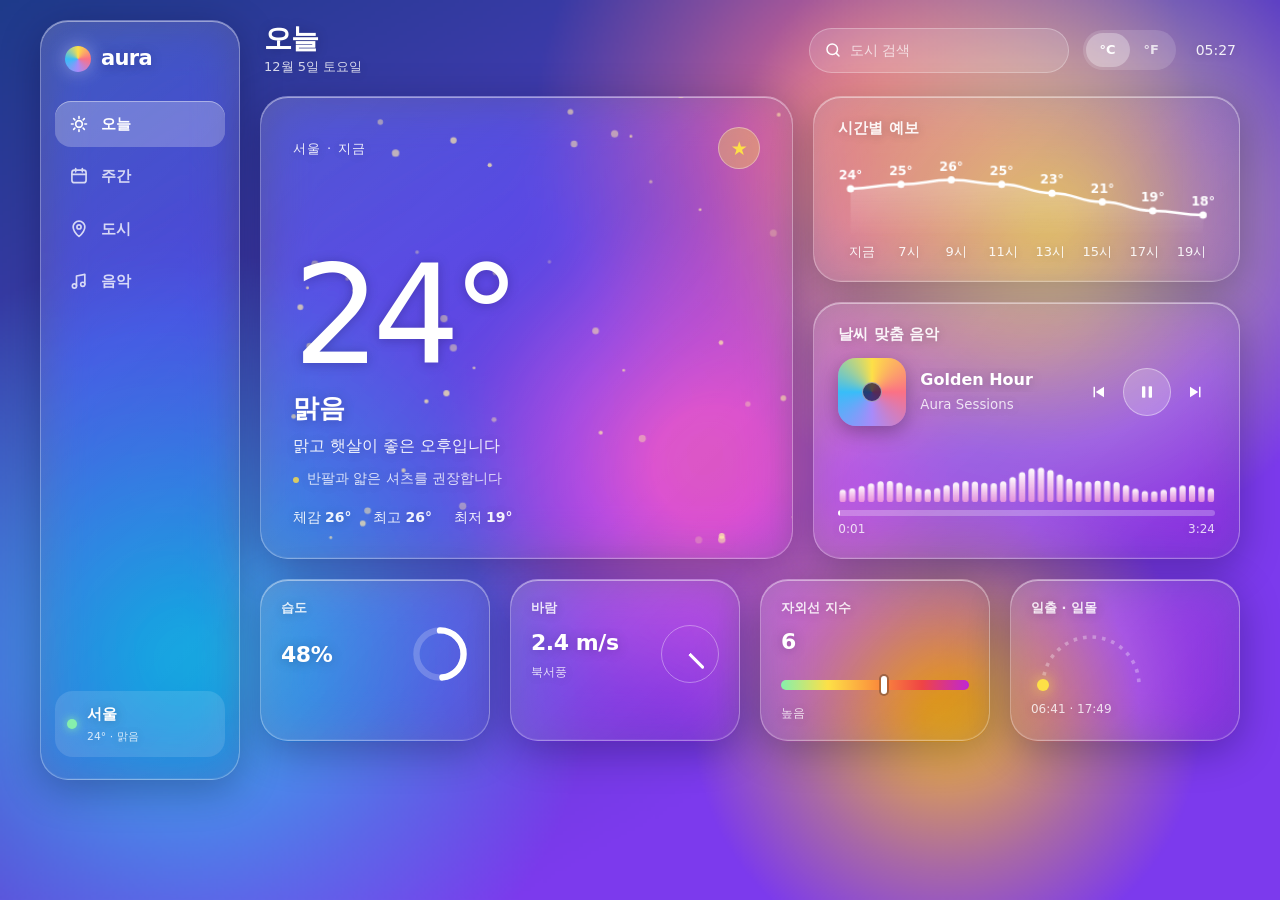
<file: demos/glass/index.html>
<!doctype html>
<html lang="ko">
<head>
<meta charset="utf-8">
<meta name="viewport" content="width=device-width, initial-scale=1">
<title>Aura · 날씨와 음악을 한 화면에서</title>
<style>
  * { box-sizing:border-box; }
  body { word-break: keep-all; overflow-wrap: break-word; }
  html.paused *, html.paused *::before, html.paused *::after { animation-play-state:paused !important; }
  button { font:inherit; color:inherit; }
  body { margin:0; min-height:100vh; color:#fff; overflow-x:hidden; background:#1e3a8a; font:16px/1.5 system-ui,-apple-system,"Apple SD Gothic Neo","Noto Sans KR",sans-serif; text-shadow:0 1px 12px rgba(10,5,40,.25); }
  /* 뒤에서 움직이는 색 덩어리. 유리 패널이 이걸 블러해서 깊이감이 생긴다 */
  #bg { position:fixed; inset:0; width:100%; height:100%; z-index:0; }

  .glass { position:relative; overflow:hidden; isolation:isolate; border-radius:28px;
    background:linear-gradient(135deg,rgba(255,255,255,.2),rgba(255,255,255,.06)), rgba(15,10,50,.16);
    border:1px solid rgba(255,255,255,.3);
    -webkit-backdrop-filter:blur(24px) saturate(170%); backdrop-filter:blur(24px) saturate(170%);
    box-shadow:0 10px 40px rgba(8,4,36,.3), inset 0 1px 0 rgba(255,255,255,.45), inset 0 -1px 0 rgba(255,255,255,.08);
    transition:transform .3s ease; animation:enter .9s cubic-bezier(.2,.9,.2,1) backwards; animation-delay:calc(var(--i,0)*100ms); }
  /* 필터 미지원 환경: 불투명 대체색으로 글자 가독성을 지킨다 */
  @supports not ((backdrop-filter:blur(1px)) or (-webkit-backdrop-filter:blur(1px))) { .glass { background:rgba(30,20,80,.88); } }
  /* 빛 반사: 마우스 위치를 따라다니는 하이라이트 */
  .glass::after { content:""; position:absolute; inset:0; z-index:1; pointer-events:none; opacity:0; transition:opacity .3s;
    background:radial-gradient(260px circle at var(--mx,50%) var(--my,50%), rgba(255,255,255,.26), transparent 65%); }
  .glass:hover::after { opacity:1; }
  .glass > *:not(canvas) { position:relative; z-index:2; }
  @keyframes enter { from { opacity:0; transform:translateY(30px) scale(.96); filter:blur(8px); } }
  /* 블러 없이 가볍게 쓰는 반투명 면 (목록 행, 도시 카드) */
  .soft { background:rgba(255,255,255,.12); border:1px solid rgba(255,255,255,.2); border-radius:20px; }

  .app { position:relative; z-index:1; max-width:1240px; margin:0 auto; padding:20px; display:grid; grid-template-columns:200px 1fr; gap:20px; min-height:100vh; }
  .side { padding:22px 14px; display:flex; flex-direction:column; gap:26px; position:sticky; top:20px; height:calc(100vh - 40px); max-height:760px; }
  .brand { display:flex; align-items:center; gap:10px; padding:0 10px; font-weight:800; font-size:21px; letter-spacing:-.03em; }
  .mark { width:26px; height:26px; border-radius:50%; background:conic-gradient(#fde047,#fb7185,#a78bfa,#38bdf8,#fde047); box-shadow:0 0 18px rgba(255,255,255,.35); }
  .tabs { display:grid; gap:6px; }
  .tabs button { display:flex; align-items:center; gap:12px; padding:12px 14px; border:0; border-radius:16px; background:none; cursor:pointer; font-size:15px; font-weight:600; text-align:left; opacity:.78; transition:background .25s, opacity .25s, transform .2s; }
  .tabs button:hover { opacity:1; background:rgba(255,255,255,.12); }
  .tabs button.on { opacity:1; background:rgba(255,255,255,.24); box-shadow:inset 0 1px 0 rgba(255,255,255,.4); }
  .tabs svg { width:20px; height:20px; flex:none; fill:none; stroke:currentColor; stroke-width:2; stroke-linecap:round; stroke-linejoin:round; }
  .side-foot { margin-top:auto; display:flex; align-items:center; gap:10px; padding:12px; border-radius:18px; background:rgba(255,255,255,.12); font-size:13px; }
  .side-foot b { display:block; font-size:15px; } .side-foot small { opacity:.8; }
  .dot { width:10px; height:10px; border-radius:50%; background:#86efac; box-shadow:0 0 10px #86efac; flex:none; }

  .main { min-width:0; }
  .top { display:flex; align-items:center; gap:14px; flex-wrap:wrap; margin-bottom:20px; padding:4px 4px 0; }
  .top h1 { margin:0; font-size:28px; letter-spacing:-.03em; line-height:1.1; } .top p { margin:2px 0 0; font-size:13px; opacity:.8; }
  .top .grow { margin-right:auto; }
  .search { position:relative; width:min(260px,100%); }
  .search input { width:100%; font:inherit; font-size:14px; color:#fff; padding:11px 16px 11px 40px; border-radius:99px; border:1px solid rgba(255,255,255,.28); background:rgba(255,255,255,.14) url("data:image/svg+xml,%3Csvg xmlns='http://www.w3.org/2000/svg' viewBox='0 0 24 24' fill='none' stroke='white' stroke-width='2' stroke-linecap='round'%3E%3Ccircle cx='11' cy='11' r='7'/%3E%3Cpath d='M20 20l-3.5-3.5'/%3E%3C/svg%3E") 14px 50% / 18px no-repeat; }
  .search input::placeholder { color:rgba(255,255,255,.7); } .search input:focus { outline:2px solid rgba(255,255,255,.6); outline-offset:2px; }
  .results { position:absolute; top:calc(100% + 8px); left:0; right:0; z-index:20; padding:6px; border-radius:20px; display:grid; gap:2px; animation:none; }
  .results[hidden] { display:none; }
  .results button { display:flex; justify-content:space-between; padding:10px 12px; border:0; border-radius:14px; background:none; cursor:pointer; font-size:14px; text-align:left; }
  .results button:hover, .results button:focus-visible { background:rgba(255,255,255,.2); outline:none; }
  .results p { margin:0; padding:10px 12px; font-size:14px; opacity:.8; }
  .unit { display:flex; background:rgba(255,255,255,.14); border-radius:99px; padding:3px; }
  .unit button { border:0; background:none; border-radius:99px; padding:7px 14px; font-size:13px; font-weight:700; cursor:pointer; opacity:.75; transition:background .25s; }
  .unit button.on { opacity:1; background:rgba(255,255,255,.3); }
  #clock { font-variant-numeric:tabular-nums; font-size:14px; opacity:.9; min-width:46px; text-align:right; }

  .view { display:none; } .view.on { display:block; }

  /* 오늘 */
  .grid { display:grid; gap:20px; grid-template-columns:1.25fr 1fr; }
  .now { grid-row:span 2; min-height:430px; padding:30px 32px; display:flex; flex-direction:column; justify-content:space-between; }
  .now canvas { position:absolute; inset:0; width:100%; height:100%; z-index:0; pointer-events:none; }
  .now-top { display:flex; justify-content:space-between; align-items:center; }
  .label { font-size:13px; letter-spacing:.1em; text-transform:uppercase; opacity:.9; }
  .star { width:42px; height:42px; border-radius:50%; border:1px solid rgba(255,255,255,.35); background:rgba(255,255,255,.14); cursor:pointer; font-size:19px; line-height:1; transition:transform .25s cubic-bezier(.3,1.6,.5,1), background .2s; }
  .star:hover { transform:scale(1.12); } .star[aria-pressed="true"] { background:rgba(253,224,71,.35); color:#fde047; }
  .temp { font-size:clamp(88px,12vw,138px); font-weight:200; letter-spacing:-.06em; line-height:1; margin:4px 0; font-variant-numeric:tabular-nums; }
  .now h2 { margin:0; font-size:26px; font-weight:600; } .now p { margin:6px 0 0; opacity:.92; }
  .now .tip { font-size:14px; opacity:.8; margin-top:10px; display:flex; gap:8px; align-items:flex-start; }
  .now .tip::before { content:""; width:6px; height:6px; border-radius:50%; background:#fde047; margin-top:9px; flex:none; }
  .fade { transition:opacity .35s; } .fade.out { opacity:0; }
  .feel { display:flex; gap:22px; font-size:14px; opacity:.92; margin-top:18px; } .feel b { font-weight:700; margin-left:4px; }
  .card { padding:20px 24px; }
  .card h3 { margin:0 0 12px; font-size:15px; font-weight:600; opacity:.92; }
  .spark { position:relative; height:84px; } .spark canvas { position:absolute; inset:0; width:100%; height:100%; }
  .hours { display:flex; justify-content:space-between; font-size:13px; opacity:.9; margin-top:6px; } .hours span { flex:1; text-align:center; }
  .metrics { grid-column:1 / -1; display:grid; grid-template-columns:repeat(4,1fr); gap:20px; }
  .m { padding:18px 20px; display:flex; flex-direction:column; gap:8px; min-height:136px; }
  .m h3 { margin:0; font-size:13px; font-weight:600; opacity:.85; } .m b { font-size:22px; letter-spacing:-.02em; font-weight:700; } .m small { opacity:.8; font-size:12px; }
  .ring { width:58px; height:58px; transform:rotate(-90deg); } .ring circle { fill:none; stroke-width:7; } .ring .t { stroke:rgba(255,255,255,.2); } .ring .p { stroke:#fff; stroke-linecap:round; stroke-dasharray:163.4; stroke-dashoffset:163.4; transition:stroke-dashoffset 1s cubic-bezier(.2,.9,.2,1); }
  .m .row { display:flex; align-items:center; justify-content:space-between; gap:10px; }
  .wind { width:58px; height:58px; border-radius:50%; border:1px solid rgba(255,255,255,.35); position:relative; flex:none; }
  .wind i { position:absolute; left:50%; top:50%; width:3px; height:40px; margin:-20px 0 0 -1.5px; border-radius:3px; background:linear-gradient(#fff 50%, transparent 50%); transition:transform 1s cubic-bezier(.3,1.4,.5,1); }
  .gauge { height:10px; border-radius:99px; background:linear-gradient(90deg,#86efac,#fde047,#fb923c,#ef4444,#c026d3); position:relative; margin:14px 0 6px; }
  .gauge i { position:absolute; top:-4px; width:6px; height:18px; border-radius:4px; background:#fff; box-shadow:0 0 0 2px rgba(0,0,0,.25); left:0; transition:left 1s cubic-bezier(.2,.9,.2,1); }
  .arc { width:100%; max-width:120px; height:auto; overflow:visible; } .arc path { fill:none; stroke:rgba(255,255,255,.3); stroke-width:3; stroke-dasharray:3 5; } .arc circle { fill:#fde047; filter:drop-shadow(0 0 6px #fde047); }

  /* 플레이어 */
  .player { display:flex; gap:14px; align-items:center; }
  .cover { width:68px; height:68px; border-radius:18px; flex:none; position:relative; background:conic-gradient(from 0deg,#fde047,#fb7185,#a78bfa,#38bdf8,#fde047); animation:spin 8s linear infinite; box-shadow:0 6px 20px rgba(0,0,0,.3); }
  .cover::after { content:""; position:absolute; inset:24px; border-radius:50%; background:rgba(20,10,60,.7); border:1px solid rgba(255,255,255,.5); }
  .nowplaying .cover { animation-play-state:running; } .is-paused .cover { animation-play-state:paused; }
  @keyframes spin { to { transform:rotate(360deg); } }
  .player .info { flex:1; min-width:0; } .player strong { display:block; white-space:nowrap; overflow:hidden; text-overflow:ellipsis; } .player small { opacity:.8; }
  .ctl { display:flex; align-items:center; gap:6px; flex:none; }
  .ctl button { width:38px; height:38px; border-radius:50%; border:0; background:none; cursor:pointer; display:grid; place-items:center; transition:transform .2s, background .2s; }
  .ctl button:hover { background:rgba(255,255,255,.18); transform:scale(1.08); } .ctl svg { width:18px; height:18px; fill:#fff; }
  .ctl .b-play { width:48px; height:48px; border:1px solid rgba(255,255,255,.4); background:rgba(255,255,255,.2); } .ctl .b-play svg { width:20px; height:20px; }
  .viz { height:64px; margin-top:12px; } .viz canvas { width:100%; height:100%; display:block; }
  .time { display:flex; justify-content:space-between; font-size:12px; opacity:.8; font-variant-numeric:tabular-nums; margin-top:4px; }
  .prog { height:6px; border-radius:9px; background:rgba(255,255,255,.25); margin-top:8px; overflow:hidden; cursor:pointer; } .prog i { display:block; height:100%; width:0; background:#fff; border-radius:9px; }

  /* 주간 */
  .week { display:grid; gap:10px; padding:0; margin:0; list-style:none; }
  .day { display:grid; grid-template-columns:70px 44px 1fr 56px minmax(220px,300px); align-items:center; gap:14px; padding:14px 22px; transition:background .25s, transform .25s; }
  .day:hover { background:rgba(255,255,255,.2); transform:translateX(4px); }
  .day .d { font-weight:700; } .day .ic { width:34px; height:34px; } .day .what { font-size:14px; opacity:.9; } .day .pop { font-size:13px; color:#bae6fd; font-variant-numeric:tabular-nums; }
  .day .lo, .day .hi { font-variant-numeric:tabular-nums; font-weight:700; } .day .lo { opacity:.7; text-align:right; }
  .range { position:relative; height:8px; border-radius:99px; background:rgba(255,255,255,.18); }
  .range i { position:absolute; top:0; height:100%; border-radius:99px; background:linear-gradient(90deg,#7dd3fc,#fde047,#fb923c); width:0; transition:width .9s cubic-bezier(.2,.9,.2,1) calc(var(--k)*70ms); }
  .rg { display:grid; grid-template-columns:34px 1fr 34px; align-items:center; gap:10px; }
  .rg span { font-size:14px; font-variant-numeric:tabular-nums; font-weight:700; } .rg span:first-child { opacity:.7; text-align:right; }

  /* 도시 */
  .chips { display:flex; gap:8px; margin-bottom:16px; }
  .chips button { border:1px solid rgba(255,255,255,.3); background:rgba(255,255,255,.1); border-radius:99px; padding:8px 16px; font-size:14px; font-weight:600; cursor:pointer; transition:background .2s; }
  .chips button.on { background:rgba(255,255,255,.3); }
  .cities { display:grid; grid-template-columns:repeat(auto-fill,minmax(230px,1fr)); gap:14px; }
  .city { padding:18px 20px; display:flex; flex-direction:column; gap:14px; cursor:pointer; text-align:left; transition:transform .25s, background .25s; animation:enter .6s cubic-bezier(.2,.9,.2,1) backwards; animation-delay:calc(var(--i)*50ms); position:relative; }
  .city:hover { transform:translateY(-4px); background:rgba(255,255,255,.2); } .city.cur { border-color:rgba(255,255,255,.7); box-shadow:0 0 0 2px rgba(255,255,255,.35); }
  .city .r1 { display:flex; justify-content:space-between; align-items:flex-start; gap:8px; } .city b { font-size:18px; display:block; } .city small { opacity:.8; font-size:13px; display:block; margin-top:2px; }
  .city .t { font-size:42px; font-weight:300; letter-spacing:-.04em; line-height:1; font-variant-numeric:tabular-nums; }
  .city .r2 { display:flex; justify-content:space-between; align-items:flex-end; } .city .ic { width:38px; height:38px; }
  .city .fav { position:absolute; top:12px; right:12px; width:34px; height:34px; border-radius:50%; border:0; background:rgba(255,255,255,.12); cursor:pointer; font-size:16px; line-height:1; } .city .fav[aria-pressed="true"] { color:#fde047; background:rgba(253,224,71,.28); }
  .empty { padding:40px; text-align:center; opacity:.85; grid-column:1 / -1; }

  /* 음악 */
  .music { display:grid; grid-template-columns:1fr 1.1fr; gap:20px; }
  .big { padding:30px; display:flex; flex-direction:column; gap:20px; align-items:center; text-align:center; }
  .big .cover { width:200px; height:200px; border-radius:50%; } .big .cover::after { inset:76px; }
  .big h3 { margin:0; font-size:24px; } .big p { margin:2px 0 0; opacity:.85; }
  .big .viz { width:100%; height:90px; margin:0; } .big .prog { width:100%; } .big .time { width:100%; }
  .vol { display:flex; align-items:center; gap:12px; width:100%; font-size:13px; opacity:.9; }
  .vol input { flex:1; accent-color:#fff; }
  .queue-h { padding:22px 24px 8px; } .queue-h h3 { margin:0; font-size:17px; } .queue-h p { margin:2px 0 0; font-size:13px; opacity:.8; }
  .queue { list-style:none; margin:0; padding:8px 12px 14px; display:grid; gap:4px; }
  .queue button { width:100%; display:grid; grid-template-columns:28px 1fr auto; align-items:center; gap:12px; padding:12px; border:0; border-radius:16px; background:none; cursor:pointer; text-align:left; transition:background .2s; }
  .queue button:hover { background:rgba(255,255,255,.14); } .queue .on { background:rgba(255,255,255,.24); }
  .queue .n { text-align:center; opacity:.7; font-variant-numeric:tabular-nums; } .queue span small { display:block; opacity:.75; font-size:13px; } .queue .dur { font-size:13px; opacity:.75; font-variant-numeric:tabular-nums; }
  .eq { display:inline-flex; align-items:flex-end; gap:2px; height:14px; } .eq i { width:3px; background:#fff; border-radius:2px; animation:eq .9s ease-in-out infinite; } .eq i:nth-child(2) { animation-delay:-.3s; } .eq i:nth-child(3) { animation-delay:-.6s; }
  @keyframes eq { 0%,100% { height:4px; } 50% { height:14px; } }
  .is-paused .eq i { animation-play-state:paused; }

  @media (max-width:1100px) { .metrics { grid-template-columns:repeat(2,1fr); } .day { grid-template-columns:60px 40px 1fr 56px 200px; } }
  @media (max-width:900px) {
    .app { grid-template-columns:1fr; padding:14px 14px 104px; }
    .side { position:fixed; z-index:40; left:12px; right:12px; bottom:12px; top:auto; height:auto; max-height:none; padding:8px; flex-direction:row; border-radius:24px; }
    .brand, .side-foot { display:none; } .tabs { grid-template-columns:repeat(4,1fr); width:100%; } .tabs button { flex-direction:column; gap:4px; padding:8px 4px; font-size:12px; text-align:center; }
    .grid, .music { grid-template-columns:1fr; } .now { grid-row:auto; min-height:380px; }
    .day { grid-template-columns:54px 36px 1fr 50px; } .day .what { display:none; } .day .rg { grid-column:1 / -1; }
  }
  /* 좁은 화면에서는 재생 버튼을 아래 줄로 내려 곡 제목이 잘리지 않게 한다 */
  @media (max-width:560px) { .player { flex-wrap:wrap; } .player .info { flex:1 1 calc(100% - 84px); } .ctl { width:100%; justify-content:center; } }
  @media (max-width:560px) { .metrics { grid-template-columns:1fr 1fr; gap:12px; } .top h1 { font-size:24px; } .search { width:100%; order:5; } .top .grow { margin-right:0; } .big .cover { width:160px; height:160px; } .big .cover::after { inset:60px; } }
  @media (prefers-reduced-motion:reduce) { *, *::after { animation:none !important; transition:none !important; } }
</style>
</head>
<body>
<canvas id="bg" aria-hidden="true"></canvas>
<div class="app">
  <aside class="side glass" style="--i:0">
    <div class="brand"><span class="mark"></span>aura</div>
    <nav class="tabs" id="tabs" aria-label="화면 이동">
      <button data-v="today" class="on"><svg viewBox="0 0 24 24"><circle cx="12" cy="12" r="4"/><path d="M12 3v2M12 19v2M3 12h2M19 12h2M5.6 5.6L7 7M17 17l1.4 1.4M18.4 5.6L17 7M7 17l-1.4 1.4"/></svg><span>오늘</span></button>
      <button data-v="week"><svg viewBox="0 0 24 24"><rect x="3.5" y="5" width="17" height="15" rx="3"/><path d="M3.5 10h17M8 3v4M16 3v4"/></svg><span>주간</span></button>
      <button data-v="cities"><svg viewBox="0 0 24 24"><path d="M12 21s7-6.2 7-11.5A7 7 0 0 0 5 9.5C5 14.8 12 21 12 21z"/><circle cx="12" cy="9.5" r="2.5"/></svg><span>도시</span></button>
      <button data-v="music"><svg viewBox="0 0 24 24"><path d="M9 18V6l10-2v12"/><circle cx="6.5" cy="18" r="2.5"/><circle cx="16.5" cy="16" r="2.5"/></svg><span>음악</span></button>
    </nav>
    <div class="side-foot"><span class="dot"></span><div><b id="sideCity">서울</b><small id="sideTemp"></small></div></div>
  </aside>

  <main class="main">
    <header class="top">
      <div class="grow"><h1 id="viewTitle">오늘</h1><p id="todayDate"></p></div>
      <div class="search"><input id="q" placeholder="도시 검색" autocomplete="off" aria-label="도시 검색" aria-controls="results"><div class="results glass" id="results" hidden></div></div>
      <div class="unit" id="unit" role="group" aria-label="온도 단위"><button data-u="C" class="on">°C</button><button data-u="F">°F</button></div>
      <span id="clock">--:--</span>
    </header>

    <section class="view on" id="v-today">
      <div class="grid">
        <section class="glass now" style="--i:1"><canvas id="fx"></canvas>
          <div class="now-top"><div class="label" id="nowCity">서울 · 지금</div><button class="star" id="star" aria-pressed="false" aria-label="즐겨찾기에 추가">☆</button></div>
          <div><div class="temp"><span id="temp">0</span>°</div>
            <h2 class="fade" id="nowTitle">맑음</h2><p class="fade" id="desc"></p><p class="tip fade" id="tip"></p>
            <div class="feel"><span>체감<b id="feel"></b></span><span>최고<b id="hi"></b></span><span>최저<b id="lo"></b></span></div></div>
        </section>
        <section class="glass card" style="--i:2"><h3>시간별 예보</h3>
          <div class="spark"><canvas id="spark"></canvas></div><div class="hours" id="hours"></div></section>
        <section class="glass card nowplaying" id="pcard" style="--i:3"><h3>날씨 맞춤 음악</h3>
          <div class="player"><div class="cover"></div><div class="info"><strong class="b-song fade"></strong><small class="b-art"></small></div>
            <div class="ctl"><button class="b-prev" aria-label="이전 곡"><svg viewBox="0 0 24 24"><path d="M6 5h2v14H6zM20 5v14L9 12z"/></svg></button><button class="b-play" aria-label="재생 또는 일시정지"></button><button class="b-next" aria-label="다음 곡"><svg viewBox="0 0 24 24"><path d="M16 5h2v14h-2zM4 5v14l11-7z"/></svg></button></div></div>
          <div class="viz"><canvas id="viz"></canvas></div>
          <div class="prog b-prog"><i class="b-bar"></i></div><div class="time"><span class="b-cur">0:00</span><span class="b-dur">0:00</span></div></section>
        <div class="metrics">
          <article class="glass m" style="--i:4"><h3>습도</h3><div class="row"><b id="mHum"></b><svg class="ring" viewBox="0 0 64 64" aria-hidden="true"><circle class="t" cx="32" cy="32" r="26"/><circle class="p" id="ringP" cx="32" cy="32" r="26"/></svg></div></article>
          <article class="glass m" style="--i:5"><h3>바람</h3><div class="row"><div><b id="mWind"></b><br><small id="mDir"></small></div><div class="wind" aria-hidden="true"><i id="arrow"></i></div></div></article>
          <article class="glass m" style="--i:6"><h3>자외선 지수</h3><b id="mUv"></b><div class="gauge" aria-hidden="true"><i id="uvDot"></i></div><small id="uvTxt"></small></article>
          <article class="glass m" style="--i:7"><h3>일출 · 일몰</h3><svg class="arc" viewBox="0 0 100 56" aria-hidden="true"><path d="M10 50A40 40 0 0 1 90 50"/><circle id="sunDot" r="5" cx="10" cy="50"/></svg><small id="mSun"></small></article>
        </div>
      </div>
    </section>

    <section class="view" id="v-week"><ul class="week" id="week"></ul></section>

    <section class="view" id="v-cities">
      <div class="chips" id="chips"><button data-f="all" class="on">전체</button><button data-f="fav">즐겨찾기</button></div>
      <div class="cities" id="cities"></div>
    </section>

    <section class="view" id="v-music">
      <div class="music">
        <section class="glass big nowplaying" id="pbig" style="--i:1">
          <div class="cover"></div>
          <div><h3 class="b-song fade"></h3><p class="b-art"></p></div>
          <div class="viz"><canvas id="viz2"></canvas></div>
          <div style="width:100%"><div class="prog b-prog"><i class="b-bar"></i></div><div class="time"><span class="b-cur">0:00</span><span class="b-dur">0:00</span></div></div>
          <div class="ctl"><button class="b-prev" aria-label="이전 곡"><svg viewBox="0 0 24 24"><path d="M6 5h2v14H6zM20 5v14L9 12z"/></svg></button><button class="b-play" aria-label="재생 또는 일시정지"></button><button class="b-next" aria-label="다음 곡"><svg viewBox="0 0 24 24"><path d="M16 5h2v14h-2zM4 5v14l11-7z"/></svg></button></div>
          <label class="vol">음량<input type="range" id="vol" min="0" max="100" value="70"><span id="volTxt">70%</span></label>
        </section>
        <section class="glass" style="--i:2"><div class="queue-h"><h3 id="plTitle"></h3><p id="plSub"></p></div><ul class="queue" id="queue"></ul></section>
      </div>
    </section>
  </main>
</div>

<script>
const $ = id => document.getElementById(id);
const reduce = matchMedia('(prefers-reduced-motion: reduce)').matches;
const Q = new URLSearchParams(location.search).get('thumb'), THUMB = Q !== null, STILL = Q === 'still';
const dpr = THUMB ? 1 : Math.min(devicePixelRatio || 1, 2);
let paused = false, held = false; const kicks = [], timers = [], onResume = [];
// setInterval 대신 every 를 쓰면 정지할 때 타이머가 실제로 꺼지고, 재생하면 다시 켜진다
const every = (fn, ms) => { let id = null; const start = () => { if (id === null) id = setInterval(fn, ms); }; const stop = () => { clearInterval(id); id = null; }; timers.push({ start, stop }); if (!paused) start(); };
const loop = fn => {
  if (reduce) { fn(0); return; }
  let last = 0, on = false;
  const tick = t => { if (paused) { on = false; return; } if (!THUMB || t - last >= 32) { last = t; fn(t); } requestAnimationFrame(tick); };
  const kick = () => { if (!on) { on = true; requestAnimationFrame(tick); } };
  kicks.push(kick); kick();
};
function setPaused(p) {
  paused = p; document.documentElement.classList.toggle('paused', p);
  timers.forEach(t => p ? t.stop() : t.start());
  if (!p) { kicks.forEach(k => k()); onResume.forEach(f => f()); }   // 재생하면 멈춰 있던 값(시계 등)을 즉시 맞춘다
}
// 부모 페이지(가이드)가 보내는 재생/정지 신호
addEventListener('message', e => { const d = e.data && e.data.demo; if (d === 'play') { held = true; setPaused(false); } else if (d === 'pause') { held = false; setPaused(true); } });
// 등장 애니메이션이 끝난 뒤 첫 장면에서 멈춘다
if (STILL) setTimeout(() => { if (!held) setPaused(true); }, 2500);
// k: 해상도 배율. 흐릿한 배경은 0.5로 그려도 차이가 거의 없고 비용은 1/4로 줄어든다.
const fit = (c, k = 1) => { const r = c.getBoundingClientRect(); c.width = Math.max(1, r.width * dpr * k); c.height = Math.max(1, r.height * dpr * k); return [r.width, r.height]; };

const hex = h => [1, 3, 5].map(i => parseInt(h.slice(i, i + 2), 16));
const mix = (a, b, k) => a.map((v, i) => v + (b[i] - v) * k);
const rgb = (c, a = 1) => `rgba(${c[0] | 0},${c[1] | 0},${c[2] | 0},${a})`;

// ---------- 데이터 ----------
const LOOKS = {   // 날씨별 배경 색
  clear: { base: ['#1e3a8a', '#7c3aed'], orbs: ['#fbbf24', '#fb7185', '#38bdf8', '#f472b6', '#fde68a'], title: '맑음' },
  rain:  { base: ['#0b1220', '#1e3a5f'], orbs: ['#38bdf8', '#6366f1', '#0ea5e9', '#818cf8', '#22d3ee'], title: '비' },
  snow:  { base: ['#1e293b', '#475569'], orbs: ['#e0f2fe', '#a5b4fc', '#f1f5f9', '#7dd3fc', '#c7d2fe'], title: '눈' }
};
const CITIES = [
  { n: '서울', m: 'clear', t: 24, feel: 26, hum: 48, wind: 2.4, dir: 315, uv: 6, rise: '06:41', set: '17:49', desc: '맑고 햇살이 좋은 오후입니다' },
  { n: '부산', m: 'rain', t: 17, feel: 15, hum: 82, wind: 5.1, dir: 200, uv: 2, rise: '06:34', set: '17:52', desc: '오후 내내 비가 이어집니다' },
  { n: '제주', m: 'clear', t: 22, feel: 22, hum: 61, wind: 6.3, dir: 270, uv: 5, rise: '06:49', set: '18:01', desc: '구름이 걷히고 바람이 선선합니다' },
  { n: '도쿄', m: 'rain', t: 18, feel: 17, hum: 78, wind: 3.2, dir: 90, uv: 2, rise: '05:56', set: '17:02', desc: '저녁 무렵부터 비가 내립니다' },
  { n: '삿포로', m: 'snow', t: -2, feel: -6, hum: 71, wind: 4.0, dir: 340, uv: 1, rise: '05:55', set: '16:39', desc: '눈이 내려 길이 미끄럽습니다' },
  { n: '싱가포르', m: 'clear', t: 31, feel: 36, hum: 74, wind: 2.0, dir: 150, uv: 9, rise: '07:05', set: '19:09', desc: '덥고 습한 날씨가 이어집니다' },
  { n: '파리', m: 'rain', t: 12, feel: 10, hum: 86, wind: 3.6, dir: 240, uv: 1, rise: '08:28', set: '19:07', desc: '가랑비가 오락가락합니다' },
  { n: '시드니', m: 'clear', t: 22, feel: 21, hum: 55, wind: 4.4, dir: 120, uv: 8, rise: '06:12', set: '19:00', desc: '맑고 바람이 시원합니다' }
];
const PLAYLISTS = {
  clear: [{ t: 'Golden Hour', a: 'Aura Sessions', d: 204 }, { t: 'Sunday Drive', a: 'Kite & Lark', d: 187 }, { t: 'Coast Line', a: 'Moon Harbor', d: 221 }, { t: 'Open Windows', a: 'Aura Sessions', d: 176 }, { t: 'Lemon Light', a: 'Haru Ono', d: 198 }],
  rain:  [{ t: 'Blue Hour', a: 'Aura Sessions', d: 212 }, { t: 'Umbrella Fields', a: 'Moon Harbor', d: 183 }, { t: 'Late Tram', a: 'Kite & Lark', d: 235 }, { t: 'Window Seat', a: 'Haru Ono', d: 169 }, { t: 'Puddle Jumping', a: 'Aura Sessions', d: 190 }],
  snow:  [{ t: 'Silent Snow', a: 'Aura Sessions', d: 226 }, { t: 'Lantern Walk', a: 'Haru Ono', d: 201 }, { t: 'Wool & Tea', a: 'Kite & Lark', d: 178 }, { t: 'First Frost', a: 'Moon Harbor', d: 215 }, { t: 'Snowglobe', a: 'Aura Sessions', d: 192 }]
};
const WD = ['일', '월', '화', '수', '목', '금', '토'];
const hoursOf = c => ({ clear: [0, 1, 2, 1, -1, -3, -5, -6], rain: [0, -1, -1, -2, -2, -3, -3, -4], snow: [0, -1, -1, -2, -2, -3, -2, -1] }[c.m].map(x => c.t + x));
const weekOf = c => {
  const ic = { clear: ['sun', 'sun', 'cloud', 'sun', 'sun', 'cloud', 'rain'], rain: ['rain', 'rain', 'cloud', 'rain', 'cloud', 'sun', 'cloud'], snow: ['snow', 'snow', 'cloud', 'snow', 'cloud', 'snow', 'cloud'] }[c.m];
  const pop = { clear: [10, 10, 30, 10, 10, 40, 60], rain: [80, 70, 40, 70, 30, 10, 30], snow: [90, 80, 30, 70, 30, 60, 30] }[c.m];
  const off = [2, 3, 4, 2, 1, 0, 1], word = { sun: '맑음', cloud: '구름 많음', rain: '비', snow: '눈' };
  return off.map((o, i) => { const hi = c.t + o, lo = hi - (7 + i % 2); return { hi, lo, ic: ic[i], pop: pop[i], w: word[ic[i]] }; });
};
const ICONS = {
  sun: '<svg class="ic" viewBox="0 0 32 32" aria-hidden="true"><circle cx="16" cy="16" r="6" fill="#fde68a"/><path d="M16 3v4M16 25v4M3 16h4M25 16h4M7 7l3 3M22 22l3 3M25 7l-3 3M10 22l-3 3" stroke="#fde68a" stroke-width="2" stroke-linecap="round"/></svg>',
  cloud: '<svg class="ic" viewBox="0 0 32 32" aria-hidden="true"><path d="M9 24a6 6 0 0 1-.5-12 8 8 0 0 1 15.2 2A5 5 0 0 1 23 24z" fill="#e5e7eb"/></svg>',
  rain: '<svg class="ic" viewBox="0 0 32 32" aria-hidden="true"><path d="M9 20a5.5 5.5 0 0 1-.4-11 7.5 7.5 0 0 1 14.4 1.8A4.6 4.6 0 0 1 22.5 20z" fill="#e5e7eb"/><path d="M11 24l-1.5 4M17 24l-1.5 4M23 24l-1.5 4" stroke="#7dd3fc" stroke-width="2" stroke-linecap="round"/></svg>',
  snow: '<svg class="ic" viewBox="0 0 32 32" aria-hidden="true"><path d="M9 20a5.5 5.5 0 0 1-.4-11 7.5 7.5 0 0 1 14.4 1.8A4.6 4.6 0 0 1 22.5 20z" fill="#e5e7eb"/><g fill="#fff"><circle cx="11" cy="25" r="1.7"/><circle cx="17" cy="28" r="1.7"/><circle cx="23" cy="25" r="1.7"/></g></svg>'
};
const iconOf = c => ICONS[{ clear: 'sun', rain: 'rain', snow: 'snow' }[c.m]];
const U = { u: 'C' }, favs = new Set(['서울']);
const T = c => Math.round(U.u === 'F' ? c * 9 / 5 + 32 : c);
const deg = c => T(c) + '°';
const tipOf = c => {
  const t = c.t, w = t <= 0 ? '두꺼운 패딩과 장갑, 목도리를 권장합니다' : t < 10 ? '패딩이나 두꺼운 코트를 권장합니다' : t < 17 ? '가벼운 코트나 니트를 권장합니다' : t < 23 ? '긴팔 셔츠에 얇은 겉옷을 권장합니다' : t < 28 ? '반팔과 얇은 셔츠를 권장합니다' : '통풍이 잘 되는 얇은 옷과 자외선 차단제를 권장합니다';
  return w + (c.m === 'rain' ? '. 우산이 필요합니다' : c.m === 'snow' ? '. 미끄럼 방지 신발이 필요합니다' : '');
};

let cityI = 0, mode = 'clear', view = 'today', filter = 'all';
const city = () => CITIES[cityI];
const cur = { base: LOOKS.clear.base.map(hex), orbs: LOOKS.clear.orbs.map(hex), temp: 24, hrs: hoursOf(CITIES[0]) };

// ---------- 배경 캔버스: 마우스 쪽으로 살짝 끌려오는 색 덩어리 ----------
const bg = $('bg'), xb = bg.getContext('2d'); let bW, bH; const ms = { x: .5, y: .5, tx: .5, ty: .5 };
const sizeB = () => [bW, bH] = fit(bg, .5); sizeB();
addEventListener('pointermove', e => { ms.tx = e.clientX / innerWidth; ms.ty = e.clientY / innerHeight; });
loop(t => {
  t /= 1000; const L = LOOKS[mode]; ms.x += (ms.tx - ms.x) * .05; ms.y += (ms.ty - ms.y) * .05;
  cur.base = cur.base.map((c, i) => mix(c, hex(L.base[i]), .04)); cur.orbs = cur.orbs.map((c, i) => mix(c, hex(L.orbs[i]), .04));
  xb.setTransform(dpr * .5, 0, 0, dpr * .5, 0, 0);
  const g = xb.createLinearGradient(0, 0, bW * .4, bH); g.addColorStop(0, rgb(cur.base[0])); g.addColorStop(1, rgb(cur.base[1])); xb.fillStyle = g; xb.fillRect(0, 0, bW, bH);
  cur.orbs.forEach((c, i) => {
    const x = (.5 + .36 * Math.sin(t * .5 + i * 1.9) + (ms.x - .5) * (.15 + i * .06)) * bW, y = (.5 + .36 * Math.cos(t * .42 + i * 2.4) + (ms.y - .5) * (.15 + i * .06)) * bH, r = Math.max(bW, bH) * (.2 + (i % 3) * .06);
    const rg = xb.createRadialGradient(x, y, 0, x, y, r); rg.addColorStop(0, rgb(c, .95)); rg.addColorStop(.6, rgb(c, .35)); rg.addColorStop(1, rgb(c, 0)); xb.fillStyle = rg; xb.fillRect(0, 0, bW, bH);
  });
});

// ---------- 메인 카드 날씨 파티클 (비 / 눈 / 햇살 먼지) ----------
const fx = $('fx'), xf = fx.getContext('2d'); let fW = 0, fH = 0, parts = [], ripples = [];
const seed = () => { const n = { rain: 130, snow: 90, clear: 45 }[mode]; parts = Array.from({ length: n }, () => ({ x: Math.random() * fW, y: Math.random() * fH, v: Math.random(), r: Math.random() })); ripples = []; };
const sizeF = () => { [fW, fH] = fit(fx); seed(); };
loop(t => {
  if (!fW) return;
  xf.setTransform(dpr, 0, 0, dpr, 0, 0); xf.clearRect(0, 0, fW, fH);
  if (mode === 'rain') {
    xf.strokeStyle = 'rgba(200,225,255,.6)'; xf.lineWidth = 1.2; xf.lineCap = 'round'; xf.beginPath();
    parts.forEach(p => { const len = 10 + p.v * 14; xf.moveTo(p.x, p.y); xf.lineTo(p.x - 2, p.y + len); p.y += 9 + p.v * 11; p.x -= 1.2;
      if (p.y > fH) { if (Math.random() < .35) ripples.push({ x: p.x, y: fH - 8 - Math.random() * 30, r: 0 }); p.y = -20; p.x = Math.random() * (fW + 40); } });
    xf.stroke(); ripples = ripples.filter(r => r.r < 22);
    ripples.forEach(r => { r.r += .6; xf.strokeStyle = `rgba(200,225,255,${.5 * (1 - r.r / 22)})`; xf.beginPath(); xf.ellipse(r.x, r.y, r.r * 1.6, r.r * .5, 0, 0, 7); xf.stroke(); });
  } else if (mode === 'snow') {
    xf.fillStyle = 'rgba(255,255,255,.88)';
    parts.forEach(p => { xf.beginPath(); xf.arc(p.x, p.y, 1.5 + p.r * 2.6, 0, 7); xf.fill(); p.y += .6 + p.v * 1.2; p.x += Math.sin(t / 900 + p.r * 10) * .6; if (p.y > fH + 5) { p.y = -5; p.x = Math.random() * fW; } });
  } else {
    parts.forEach(p => { const a = .25 + .5 * Math.abs(Math.sin(t / 1100 + p.r * 9)); xf.fillStyle = `rgba(255,236,170,${a})`; xf.beginPath(); xf.arc(p.x, p.y, 1.2 + p.r * 2.4, 0, 7); xf.fill(); p.y -= .25 + p.v * .45; p.x += Math.sin(t / 1500 + p.r * 7) * .3; if (p.y < -5) { p.y = fH + 5; p.x = Math.random() * fW; } });
  }
});

// ---------- 시간별 예보 스파크라인 (도시가 바뀌면 곡선이 부드럽게 변형) ----------
const sp = $('spark'), xs = sp.getContext('2d'); let sW = 0, sH = 0; const sizeS = () => [sW, sH] = fit(sp);
let sT = null;
loop(t => {
  if (!sW) return;
  if (sT === null) sT = t; const k = reduce ? 1 : 1 - Math.pow(1 - Math.min(1, (t - sT) / 1200), 3), target = hoursOf(city());
  cur.hrs = cur.hrs.map((v, i) => v + (target[i] - v) * .07);
  const lo = Math.min(...cur.hrs) - 3, hi = Math.max(...cur.hrs) + 3;
  const pts = cur.hrs.map((v, i) => [12 + i * (sW - 24) / 7, sH - 8 - ((v - lo) / (hi - lo)) * (sH - 22) * k]);
  xs.setTransform(dpr, 0, 0, dpr, 0, 0); xs.clearRect(0, 0, sW, sH);
  const path = () => { xs.beginPath(); xs.moveTo(...pts[0]); for (let i = 1; i < pts.length; i++) { const [px, py] = pts[i - 1], [x, y] = pts[i], mx = (px + x) / 2; xs.bezierCurveTo(mx, py, mx, y, x, y); } };
  path(); xs.lineTo(sW - 12, sH); xs.lineTo(12, sH); xs.closePath(); const g = xs.createLinearGradient(0, 0, 0, sH); g.addColorStop(0, 'rgba(255,255,255,.35)'); g.addColorStop(1, 'rgba(255,255,255,0)'); xs.fillStyle = g; xs.fill();
  path(); xs.strokeStyle = '#fff'; xs.lineWidth = 2.5; xs.lineCap = 'round'; xs.stroke();
  xs.font = '600 12px system-ui'; xs.textAlign = 'center';
  pts.forEach((p, i) => { xs.fillStyle = '#fff'; xs.beginPath(); xs.arc(p[0], p[1], 3.5, 0, 7); xs.fill(); xs.fillText(deg(cur.hrs[i]), p[0], p[1] - 9); });
});
const paintHours = () => { const h = new Date().getHours(); $('hours').innerHTML = Array.from({ length: 8 }, (_, i) => `<span>${i ? (h + i * 2) % 24 + '시' : '지금'}</span>`).join(''); };

// 현재 기온 숫자 카운트
loop(() => { cur.temp += (city().t - cur.temp) * .08; $('temp').textContent = T(cur.temp); });
// 시계, 날짜
const tickClock = () => { const d = new Date(); $('clock').textContent = d.toLocaleTimeString('ko-KR', { hour: '2-digit', minute: '2-digit', hour12: false }); paintSun(); };
every(tickClock, 20000); onResume.push(tickClock);
{ const d = new Date(); $('todayDate').textContent = `${d.getMonth() + 1}월 ${d.getDate()}일 ${WD[d.getDay()]}요일`; }

// ---------- 오늘 화면 채우기 ----------
const UVS = v => v <= 2 ? '낮음' : v <= 5 ? '보통' : v <= 7 ? '높음' : v <= 10 ? '매우 높음' : '위험';
const DIRS = d => ['북', '북동', '동', '남동', '남', '남서', '서', '북서'][Math.round(d / 45) % 8] + '풍';
const mins = s => { const [h, m] = s.split(':').map(Number); return h * 60 + m; };
function paintSun() {
  const c = city(), d = new Date(), n = d.getHours() * 60 + d.getMinutes(), a = mins(c.rise), b = mins(c.set), p = Math.max(0, Math.min(1, (n - a) / (b - a)));
  $('sunDot').setAttribute('cx', 50 - 40 * Math.cos(Math.PI * p)); $('sunDot').setAttribute('cy', 50 - 40 * Math.sin(Math.PI * p));
  $('mSun').textContent = `${c.rise} · ${c.set}`;
}
function paintToday(animate) {
  const c = city(), wk = weekOf(c)[0];
  $('nowCity').textContent = `${c.n} · 지금`; $('sideCity').textContent = c.n; $('sideTemp').textContent = `${deg(c.t)} · ${LOOKS[c.m].title}`;
  $('feel').textContent = deg(c.feel); $('hi').textContent = deg(wk.hi); $('lo').textContent = deg(wk.lo);
  $('star').setAttribute('aria-pressed', favs.has(c.n)); $('star').textContent = favs.has(c.n) ? '★' : '☆'; $('star').setAttribute('aria-label', favs.has(c.n) ? '즐겨찾기 해제' : '즐겨찾기에 추가');
  $('mHum').textContent = c.hum + '%'; $('ringP').style.strokeDashoffset = 163.4 * (1 - c.hum / 100);
  $('mWind').textContent = c.wind.toFixed(1) + ' m/s'; $('mDir').textContent = DIRS(c.dir); $('arrow').style.transform = `rotate(${c.dir + 180}deg)`;
  $('mUv').textContent = c.uv; $('uvTxt').textContent = UVS(c.uv); $('uvDot').style.left = `calc(${Math.min(c.uv, 11) / 11 * 100}% - 3px)`;
  paintSun();
  const els = ['nowTitle', 'desc', 'tip'].map($);
  const set = () => { $('nowTitle').textContent = LOOKS[c.m].title; $('desc').textContent = c.desc; $('tip').textContent = tipOf(c); els.forEach(e => e.classList.remove('out')); };
  if (animate) { els.forEach(e => e.classList.add('out')); setTimeout(set, 280); } else set();
}

// ---------- 주간 / 도시 / 음악 화면 ----------
function paintWeek() {
  const c = city(), wk = weekOf(c), d = new Date(), min = Math.min(...wk.map(x => x.lo)), max = Math.max(...wk.map(x => x.hi));
  $('week').innerHTML = wk.map((x, i) => `<li class="day soft" style="--k:${i}"><span class="d">${i ? WD[(d.getDay() + i) % 7] + '요일' : '오늘'}</span>${ICONS[x.ic]}<span class="what">${x.w}</span><span class="pop">${x.pop}%</span>
    <div class="rg"><span>${deg(x.lo)}</span><div class="range"><i style="left:${(x.lo - min) / (max - min) * 100}%;--w:${(x.hi - x.lo) / (max - min) * 100}%"></i></div><span>${deg(x.hi)}</span></div></li>`).join('');
  requestAnimationFrame(() => requestAnimationFrame(() => document.querySelectorAll('#week .range i').forEach(i => i.style.width = i.style.getPropertyValue('--w'))));
}
function paintCities() {
  const q = $('q').value.trim(), list = CITIES.map((c, i) => ({ c, i })).filter(({ c }) => (filter === 'all' || favs.has(c.n)) && (!q || c.n.includes(q)));
  $('cities').innerHTML = list.length ? list.map(({ c, i }, k) => `<div class="city soft${i === cityI ? ' cur' : ''}" data-i="${i}" role="button" tabindex="0" style="--i:${k}" aria-label="${c.n} 날씨 보기">
      <button class="fav" data-fav="${c.n}" aria-pressed="${favs.has(c.n)}" aria-label="${c.n} 즐겨찾기">${favs.has(c.n) ? '★' : '☆'}</button>
      <div class="r1"><div><b>${c.n}</b><small>${c.desc}</small></div></div>
      <div class="r2"><span class="t">${deg(c.t)}</span>${iconOf(c)}</div></div>`).join('')
    : `<p class="empty soft">${filter === 'fav' ? '즐겨찾기한 도시가 없습니다. 도시 카드의 별을 눌러 추가하세요.' : '검색 결과가 없습니다.'}</p>`;
}

// ---------- 플레이어 (소리 없이 모양만) ----------
const P = { i: 0, playing: true, t: 0, vol: .7 };
const playlist = () => PLAYLISTS[mode];
const mmss = s => `${Math.floor(s / 60)}:${String(Math.floor(s % 60)).padStart(2, '0')}`;
const ICON = { pause: '<svg viewBox="0 0 24 24"><rect x="6" y="5" width="4" height="14" rx="1"/><rect x="14" y="5" width="4" height="14" rx="1"/></svg>', play: '<svg viewBox="0 0 24 24"><path d="M8 5v14l11-7z"/></svg>' };
const bars = [...document.querySelectorAll('.b-bar')], curs = [...document.querySelectorAll('.b-cur')];
function paintTrack(animate) {
  const tr = playlist()[P.i], els = [...document.querySelectorAll('.b-song')];
  const set = () => { els.forEach(e => { e.textContent = tr.t; e.classList.remove('out'); }); document.querySelectorAll('.b-art').forEach(e => e.textContent = tr.a); document.querySelectorAll('.b-dur').forEach(e => e.textContent = mmss(tr.d)); };
  if (animate) { els.forEach(e => e.classList.add('out')); setTimeout(set, 220); } else set();
  paintQueue();
}
function paintPlay() {
  document.querySelectorAll('.b-play').forEach(b => b.innerHTML = P.playing ? ICON.pause : ICON.play);
  $('pcard').classList.toggle('is-paused', !P.playing); $('pbig').classList.toggle('is-paused', !P.playing);
  paintQueue();
}
function paintQueue() {
  $('plTitle').textContent = `${city().n} 날씨 플레이리스트`; $('plSub').textContent = `${LOOKS[mode].title}에 어울리는 ${playlist().length}곡 · 총 ${Math.round(playlist().reduce((a, x) => a + x.d, 0) / 60)}분`;
  $('queue').innerHTML = playlist().map((x, i) => `<li><button data-i="${i}" class="${i === P.i ? 'on' : ''}" aria-label="${x.t} 재생"><span class="n">${i === P.i ? '<span class="eq"><i></i><i></i><i></i></span>' : i + 1}</span><span>${x.t}<small>${x.a}</small></span><span class="dur">${mmss(x.d)}</span></button></li>`).join('');
}
const go = i => { const n = playlist().length; P.i = (i + n) % n; P.t = 0; paintTrack(true); };
document.addEventListener('click', e => {
  if (e.target.closest('.b-play')) { P.playing = !P.playing; paintPlay(); }
  else if (e.target.closest('.b-next')) go(P.i + 1);
  else if (e.target.closest('.b-prev')) { if (P.t > 3) { P.t = 0; } else go(P.i - 1); }
  const q = e.target.closest('#queue button'); if (q) { P.playing = true; go(+q.dataset.i); paintPlay(); }
  const pr = e.target.closest('.b-prog'); if (pr) { const r = pr.getBoundingClientRect(); P.t = Math.max(0, Math.min(1, (e.clientX - r.left) / r.width)) * playlist()[P.i].d; }
});
$('vol').addEventListener('input', e => { P.vol = e.target.value / 100; $('volTxt').textContent = e.target.value + '%'; });

const vizs = [{ c: $('viz'), N: 40 }, { c: $('viz2'), N: 64 }].map(v => ({ ...v, x: v.c.getContext('2d'), lv: Array(v.N).fill(.05), W: 0, H: 0 }));
const sizeV = () => vizs.forEach(v => { [v.W, v.H] = fit(v.c); });
let lastV = 0;
loop(t => {
  const s = t / 1000, dt = lastV ? Math.min(.1, (t - lastV) / 1000) : 0; lastV = t; const tr = playlist()[P.i];
  if (P.playing) { P.t += dt; if (P.t >= tr.d) go(P.i + 1); }
  const pct = P.t / playlist()[P.i].d * 100, txt = mmss(P.t); bars.forEach(b => b.style.width = pct + '%'); curs.forEach(c => c.textContent = txt);
  const beat = Math.pow(Math.abs(Math.sin(s * 3.6)), 8);
  vizs.forEach(v => {
    if (!v.W) return; const { x, N, lv, W, H } = v, bw = W / N;
    x.setTransform(dpr, 0, 0, dpr, 0, 0); x.clearRect(0, 0, W, H);
    for (let i = 0; i < N; i++) {
      const wave = .5 + .5 * Math.sin(s * 2.2 + i * .55 * 40 / N) * Math.cos(s * 1.3 + i * .23 * 40 / N), edge = Math.sin(i / (N - 1) * Math.PI);
      const goal = P.playing ? (.08 + (.55 * wave + .35 * beat) * (.4 + .6 * edge)) * (.35 + .65 * P.vol) : .06; lv[i] += (goal - lv[i]) * .18;
      const h = Math.max(4, lv[i] * H), g = x.createLinearGradient(0, H - h, 0, H); g.addColorStop(0, '#fff'); g.addColorStop(1, 'rgba(255,170,220,.7)');
      x.fillStyle = g; x.beginPath(); x.roundRect(i * bw + 1.5, H - h, Math.max(1, bw - 3), h, 3); x.fill();
    }
  });
});

// ---------- 화면 전환, 도시 선택, 검색 ----------
const TITLES = { today: '오늘', week: '주간 예보', cities: '도시', music: '음악' };
function show(v) {
  view = v; document.querySelectorAll('.view').forEach(s => s.classList.toggle('on', s.id === 'v-' + v));
  document.querySelectorAll('#tabs button').forEach(b => b.classList.toggle('on', b.dataset.v === v));
  $('viewTitle').textContent = TITLES[v];
  if (v === 'week') paintWeek(); if (v === 'cities') paintCities();
  requestAnimationFrame(sizeAll);   // 숨겨져 있던 캔버스의 크기를 다시 잡는다
}
function setCity(i, animate = true) {
  cityI = i; const c = city(), changed = c.m !== mode; mode = c.m; seed(); sT = null;
  if (changed || animate) { P.i = 0; P.t = 0; }
  paintToday(animate); paintTrack(animate); paintPlay();
  if (view === 'week') paintWeek(); if (view === 'cities') paintCities();
}
function sizeAll() { sizeB(); sizeF(); sizeS(); sizeV(); }
addEventListener('resize', sizeAll);
$('tabs').addEventListener('click', e => { const b = e.target.closest('button'); if (b) show(b.dataset.v); });
$('unit').addEventListener('click', e => {
  const b = e.target.closest('button'); if (!b) return; U.u = b.dataset.u;
  document.querySelectorAll('#unit button').forEach(x => x.classList.toggle('on', x === b));
  paintToday(false); if (view === 'week') paintWeek(); if (view === 'cities') paintCities();
});
$('star').onclick = () => { const n = city().n; favs.has(n) ? favs.delete(n) : favs.add(n); paintToday(false); };
$('cities').addEventListener('click', e => {
  const f = e.target.closest('[data-fav]'); if (f) { e.stopPropagation(); favs.has(f.dataset.fav) ? favs.delete(f.dataset.fav) : favs.add(f.dataset.fav); paintCities(); paintToday(false); return; }
  const c = e.target.closest('.city'); if (c) { setCity(+c.dataset.i); show('today'); }
});
$('cities').addEventListener('keydown', e => { if ((e.key === 'Enter' || e.key === ' ') && e.target.classList.contains('city')) { e.preventDefault(); setCity(+e.target.dataset.i); show('today'); } });
$('chips').addEventListener('click', e => { const b = e.target.closest('button'); if (!b) return; filter = b.dataset.f; document.querySelectorAll('#chips button').forEach(x => x.classList.toggle('on', x === b)); paintCities(); });
const q = $('q'), res = $('results');
q.addEventListener('input', () => {
  const v = q.value.trim(); if (view === 'cities') paintCities();
  if (!v) { res.hidden = true; return; }
  const hits = CITIES.map((c, i) => ({ c, i })).filter(({ c }) => c.n.includes(v));
  res.innerHTML = hits.length ? hits.map(({ c, i }) => `<button data-i="${i}">${c.n}<span>${deg(c.t)}</span></button>`).join('') : '<p>일치하는 도시가 없습니다</p>'; res.hidden = false;
});
res.addEventListener('click', e => { const b = e.target.closest('button'); if (!b) return; setCity(+b.dataset.i); show('today'); q.value = ''; res.hidden = true; });
q.addEventListener('keydown', e => { if (e.key === 'Enter') { const b = res.querySelector('button'); if (b) b.click(); } if (e.key === 'Escape') { q.value = ''; res.hidden = true; } });
document.addEventListener('click', e => { if (!e.target.closest('.search')) res.hidden = true; });

// 마우스 위치에 따라 빛 반사 + 살짝 기울기
document.querySelectorAll('.glass').forEach(el => {
  let ev = null;   // 블러가 걸린 패널이라 마우스 이벤트는 프레임당 한 번만 처리한다
  const apply = () => {
    const e = ev; ev = null; if (!e) return;
    const r = el.getBoundingClientRect(), x = (e.clientX - r.left) / r.width, y = (e.clientY - r.top) / r.height;
    el.style.setProperty('--mx', x * 100 + '%'); el.style.setProperty('--my', y * 100 + '%');
    if (!reduce && (el.classList.contains('card') || el.classList.contains('now'))) el.style.transform = `perspective(1000px) rotateX(${(.5 - y) * 4}deg) rotateY(${(x - .5) * 5}deg)`;
  };
  el.addEventListener('pointermove', e => { if (!ev) requestAnimationFrame(apply); ev = e; });
  el.addEventListener('pointerleave', () => { ev = null; el.style.transform = ''; });
});

// ---------- 시작 ----------
paintHours(); sizeAll(); paintToday(false); paintTrack(false); paintPlay(); tickClock();
</script>
</body>
</html>
</file>
<file: assets/guide.css>
:root {
  --bg: #f6f5f1; --fg: #15151a; --muted: #62626d; --card: #fff; --line: #e3e1d8; --accent: #4f46e5;
}
@media (prefers-color-scheme: dark) {
  :root { --bg: #101014; --fg: #f1f0ec; --muted: #9b9ba6; --card: #1a1a20; --line: #2c2c35; --accent: #8b85ff; }
}
* { box-sizing: border-box; }
body { word-break: keep-all; overflow-wrap: break-word; }
body { margin: 0; background: var(--bg); color: var(--fg); font: 16px/1.6 system-ui, -apple-system, "Apple SD Gothic Neo", "Noto Sans KR", sans-serif; }
.wrap { width: min(1120px, 100% - 32px); margin-inline: auto; }

.top { padding: 72px 0 40px; }
.eyebrow { margin: 0 0 12px; font-size: 13px; letter-spacing: .12em; text-transform: uppercase; color: var(--accent); font-weight: 700; }
h1 { margin: 0 0 16px; font-size: clamp(34px, 6vw, 64px); line-height: 1.1; letter-spacing: -.03em; }
.lead { margin: 0; max-width: 56ch; color: var(--muted); font-size: 18px; }

.cards { display: grid; gap: 24px; grid-template-columns: repeat(auto-fit, minmax(320px, 1fr)); padding-bottom: 64px; }
.card { background: var(--card); border: 1px solid var(--line); border-radius: 20px; overflow: hidden; display: flex; flex-direction: column; transition: transform .2s, box-shadow .2s; }
.card:hover { transform: translateY(-4px); box-shadow: 0 16px 40px rgba(0,0,0,.12); }
.thumb { position: relative; aspect-ratio: 16 / 10; overflow: hidden; background: #ddd; border: 0; padding: 0; cursor: pointer; width: 100%; display: block; }
.thumb iframe { position: absolute; top: 0; left: 0; width: 1440px; height: 900px; border: 0; transform-origin: 0 0; pointer-events: none; }
.thumb::after { content: "상세 보기"; position: absolute; inset: auto 12px 12px auto; background: rgba(0,0,0,.72); color: #fff; font-size: 12px; padding: 5px 10px; border-radius: 99px; opacity: 0; transition: opacity .2s; }
.thumb:hover::after, .thumb:focus-visible::after { opacity: 1; }
.meta { padding: 20px 22px 24px; display: flex; flex-direction: column; gap: 10px; flex: 1; }
.meta .no { font-size: 12px; font-weight: 700; color: var(--accent); letter-spacing: .08em; }
.meta h2 { margin: 0; font-size: 24px; letter-spacing: -.02em; }
.meta p { margin: 0; color: var(--muted); font-size: 15px; }
.tags { display: flex; flex-wrap: wrap; gap: 6px; margin-top: auto; padding-top: 6px; }
.tags span { font-size: 12px; border: 1px solid var(--line); border-radius: 99px; padding: 2px 10px; color: var(--muted); }


.viewer { width: 100vw; height: 100vh; max-width: none; max-height: none; margin: 0; padding: 0; border: 0; background: var(--bg); color: var(--fg); }
.viewer[open] { display: flex; flex-direction: column; }
.viewer::backdrop { background: rgba(0,0,0,.6); }
.viewer-bar { display: flex; flex-wrap: wrap; gap: 12px; align-items: center; padding: 10px 16px; border-bottom: 1px solid var(--line); background: var(--card); }
.viewer-bar strong { margin-right: auto; font-size: 16px; }
.viewer-bar a, .viewer-bar button { font: inherit; font-size: 14px; color: var(--fg); background: none; border: 1px solid var(--line); border-radius: 8px; padding: 6px 12px; cursor: pointer; text-decoration: none; }
.seg { display: flex; }
.seg button { border-radius: 0; margin-left: -1px; }
.seg button:first-child { border-radius: 8px 0 0 8px; margin: 0; }
.seg button:last-child { border-radius: 0 8px 8px 0; }
.seg button.on { background: var(--fg); color: var(--bg); }
.viewer-body { flex: 1; display: grid; grid-template-columns: 300px 1fr; min-height: 0; }
#v-info { padding: 24px; overflow: auto; border-right: 1px solid var(--line); font-size: 15px; }
#v-info h3 { margin: 22px 0 6px; font-size: 13px; letter-spacing: .08em; text-transform: uppercase; color: var(--accent); }
#v-info h3:first-child { margin-top: 0; }
#v-info p, #v-info ul { margin: 0; color: var(--muted); }
#v-info ul { padding-left: 18px; }
.stage { background: repeating-conic-gradient(rgba(128,128,128,.08) 0 25%, transparent 0 50%) 0 0 / 24px 24px; display: flex; justify-content: center; min-width: 0; }
.stage iframe { width: 100%; height: 100%; border: 0; background: #fff; transition: width .25s; }

@media (max-width: 800px) {
  .viewer-body { grid-template-columns: 1fr; grid-template-rows: auto 1fr; }
  #v-info { border-right: 0; border-bottom: 1px solid var(--line); max-height: 28vh; }
  .seg { display: none; }
}
@media (prefers-reduced-motion: reduce) { * { transition: none !important; } }

/* ---------- 상세 시트 (OTT 스타일) ---------- */
.card { cursor: pointer; }
.detail { width: 100%; height: 100%; max-width: none; max-height: none; margin: 0; padding: 4vh 16px; border: 0; background: transparent; color: var(--fg); overflow-y: auto; overscroll-behavior: contain; }
.detail:not([open]) { display: none; }
.detail::backdrop { background: rgba(0, 0, 0, .72); backdrop-filter: blur(3px); }
.sheet { position: relative; width: min(900px, 100%); margin: 0 auto; background: var(--card); border-radius: 16px; overflow: hidden; box-shadow: 0 30px 80px rgba(0, 0, 0, .55); animation: sheetIn .45s cubic-bezier(.2, .9, .2, 1); }
@keyframes sheetIn { from { opacity: 0; transform: translateY(40px) scale(.96); } }
.d-close { position: absolute; top: 14px; right: 14px; z-index: 5; width: 38px; height: 38px; border-radius: 50%; border: 0; background: rgba(20, 20, 24, .78); color: #fff; font-size: 16px; cursor: pointer; }
.d-close:hover { background: #000; }
/* 상단: 실제로 움직이는 페이지 미리보기 */
.hero-prev { position: relative; aspect-ratio: 16 / 9; overflow: hidden; background: #111; }
.hero-prev iframe { position: absolute; top: 0; left: 0; width: 1440px; height: 900px; border: 0; transform-origin: 0 0; pointer-events: none; }
.hero-fade { position: absolute; inset: 0; background: linear-gradient(to top, var(--card) 0%, color-mix(in srgb, var(--card) 55%, transparent) 28%, transparent 62%); pointer-events: none; }
.hero-cap { position: absolute; left: 32px; right: 32px; bottom: 22px; display: flex; flex-direction: column; gap: 10px; }
.hero-cap .no { font-size: 12px; font-weight: 700; letter-spacing: .1em; color: var(--accent); }
.hero-cap h2 { margin: 0; font-size: clamp(30px, 5vw, 52px); line-height: 1.05; letter-spacing: -.03em; }
.acts { display: flex; flex-wrap: wrap; gap: 10px; margin-top: 4px; }
.acts .go { font: inherit; font-weight: 700; font-size: 15px; background: var(--fg); color: var(--bg); border: 0; border-radius: 8px; padding: 10px 22px; cursor: pointer; }
.acts .go:hover { opacity: .85; }
.acts .ghost { font-size: 15px; font-weight: 600; color: var(--fg); text-decoration: none; border: 1px solid var(--line); background: color-mix(in srgb, var(--card) 70%, transparent); backdrop-filter: blur(6px); border-radius: 8px; padding: 10px 18px; }
.acts .ghost:hover { border-color: var(--fg); }
/* 하단: 디자인 설명 */
.d-body { padding: 8px 32px 36px; }
.d-body h3 { margin: 30px 0 10px; font-size: 13px; letter-spacing: .08em; text-transform: uppercase; color: var(--accent); }
.d-body p { margin: 0; color: var(--muted); }
.d-grid { display: grid; grid-template-columns: 1.7fr 1fr; gap: 28px; align-items: start; }
.d-grid h3:first-of-type { margin-top: 22px; }
.d-sum { font-size: 19px; line-height: 1.55; color: var(--fg) !important; font-weight: 600; }
.d-grid dl { margin: 6px 0 0; font-size: 14px; }
.d-grid dt { color: var(--muted); margin-top: 8px; }
.d-grid dt:first-child { margin-top: 0; }
.d-grid dd { margin: 4px 0 0; }
.chip { display: inline-block; font-size: 12px; border: 1px solid var(--line); border-radius: 99px; padding: 2px 10px; margin: 0 6px 6px 0; color: var(--fg); }
.tech { list-style: none; margin: 0; padding: 0; display: grid; grid-template-columns: repeat(2, 1fr); gap: 10px; }
.tech li { display: flex; gap: 12px; align-items: flex-start; padding: 14px; border: 1px solid var(--line); border-radius: 12px; font-size: 15px; }
.tech b { flex: none; width: 26px; height: 26px; border-radius: 50%; display: grid; place-items: center; background: var(--accent); color: #fff; font-size: 13px; }
.warn { margin-top: 24px; padding: 16px 18px; border-left: 4px solid #f59e0b; background: color-mix(in srgb, #f59e0b 12%, transparent); border-radius: 0 10px 10px 0; }
.warn strong { display: block; margin-bottom: 4px; }
.warn p { color: var(--fg); }
.more { display: grid; grid-template-columns: repeat(auto-fit, minmax(220px, 1fr)); gap: 14px; }
.mini { font: inherit; color: inherit; text-align: left; background: none; border: 1px solid var(--line); border-radius: 12px; padding: 0; overflow: hidden; cursor: pointer; transition: transform .2s; }
.mini:hover { transform: translateY(-3px); }
.mini-prev { position: relative; display: block; aspect-ratio: 16 / 10; overflow: hidden; background: #ddd; }
.mini-prev iframe { position: absolute; top: 0; left: 0; width: 1440px; height: 900px; border: 0; transform-origin: 0 0; pointer-events: none; }
.mini-name { display: block; padding: 10px 14px; font-weight: 700; }
@media (max-width: 700px) {
  .d-grid, .tech { grid-template-columns: 1fr; }
  .hero-cap { left: 18px; right: 18px; bottom: 14px; }
  .d-body { padding: 4px 18px 28px; }
}
</file>
